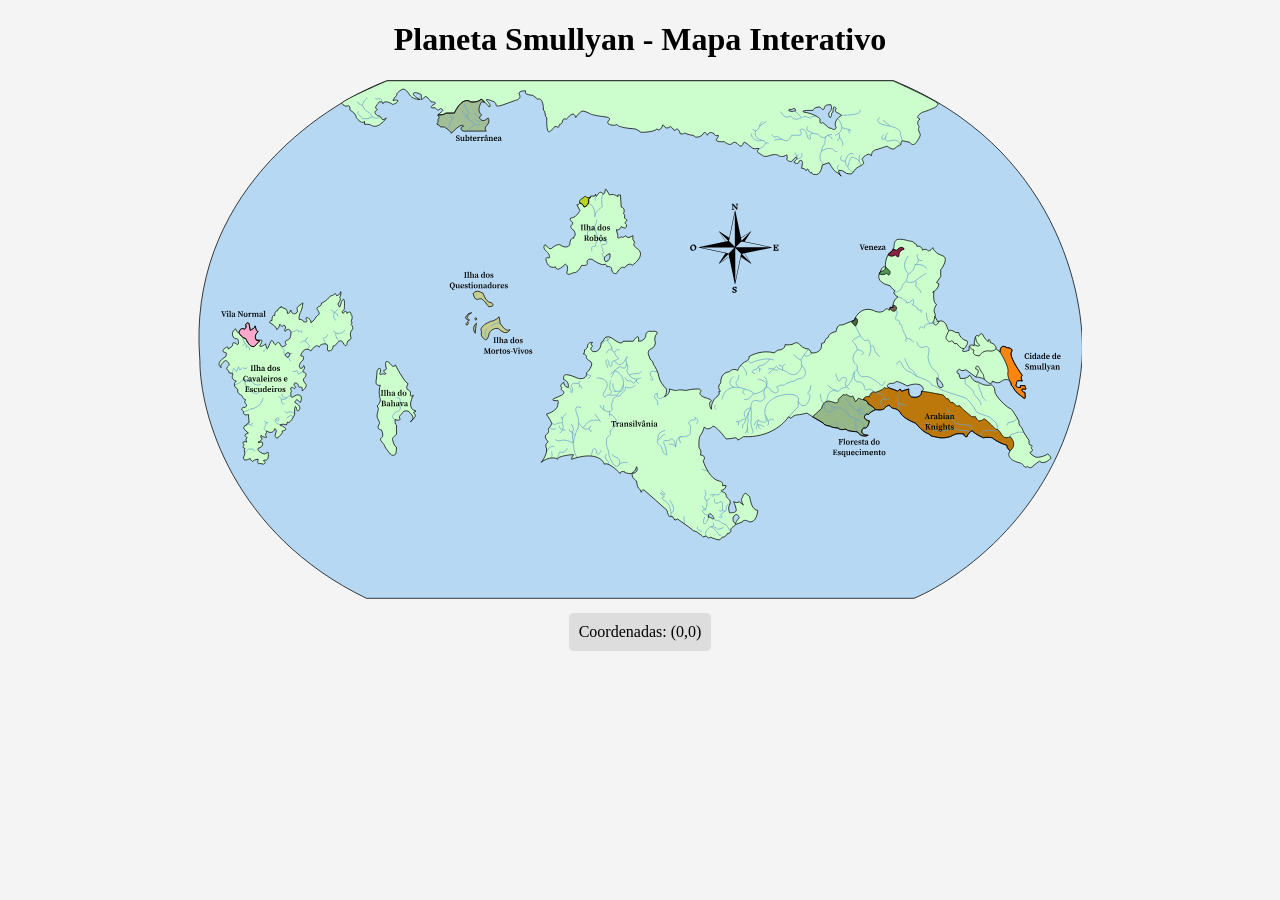
<file: views/index.html>
<!DOCTYPE html>
<html lang="pt">
<head>
    <meta charset="UTF-8">
    <meta name="viewport" content="width=device-width, initial-scale=1.0">
    <title>Mapa Interativo - Planeta Smullyan</title>
    <link rel="stylesheet" href="../styles/index.css">
</head>
<body>
    <h1>Planeta Smullyan - Mapa Interativo</h1>
    <div id="map-container">

        <div id="svg-container">
            <svg id="map" width="1177" height="690" viewBox="0 0 1177 690" fill="none" xmlns="http://www.w3.org/2000/svg">
                <path id="oceano" d="M2.5 373C-15.5 156.2 161 34.6667 251.5 1H925.5C1139.9 88.2 1181.83 285.333 1176 373C1161.2 557 1020.83 660.667 952.5 689.5H224C46 603.5 2.16667 442.667 2.5 373Z" fill="#B6D8F3" stroke="black"/>
                <path id="ilha-do-bahava" d="M250.5 384C250 382 248.5 375.5 250.5 374.5C252.1 373.7 255.5 377.167 257 379C258.167 380.5 260.9 382.6 262.5 379C266.667 387 275.9 403.2 279.5 404C278.5 405.667 276.8 409.4 278 411C279.5 413 283.5 412 282.5 419.5C282.667 420.333 283.7 421.5 286.5 419.5C283 425.333 278.8 437.7 290 440.5L286.5 442.5C288 443.333 290.4 445.8 288 449C286.949 450.401 285.924 451.534 285.033 452.406C284.358 453.369 283.402 454.073 282.5 454.5C282.968 454.219 283.89 453.527 285.033 452.406C286.728 449.989 286.651 445.935 279.5 440.5C277.667 440 273.6 439.7 272 442.5C270 446 266 447 269 451.5C268 452.333 265.3 453.5 262.5 451.5C262 453.667 261.6 458.2 264 459V471.5C261.667 473.167 257.4 477 259 479C259.5 481.667 261.2 487.3 264 488.5C264 491.333 263.7 497.2 262.5 498C261 499 258.5 501 254.5 496C250.5 491 248.5 488 248 486C247.5 484 240 478.5 244 476C247.2 474 245.333 468.167 244 465.5C241.667 465.333 237.7 463.8 240.5 459C244 453 236.5 452.5 238.5 444C240.5 435.5 240.5 439 238.5 433.5C240 432 242.9 428.3 242.5 425.5C242 422 239.5 415 242.5 406C240.167 406.667 235.8 406.3 237 399.5C238.5 391 237 386 240.5 384C243.3 382.4 243 386.333 242.5 388.5C241.667 390 240.8 392.7 244 391.5C247.2 390.3 248 391 248 391.5C249.333 391.5 251.2 390.9 248 388.5C244 385.5 251.053 386.5 250.5 384Z" fill="#CCFECD"/>
            <path id="transilvania" d="M456.5 508.5C459.5 505 465.1 496.3 463.5 489.5C462.5 487.833 461.6 483.9 466 481.5C463.667 479 459.9 473.5 463.5 471.5C467.1 469.5 466.667 465.667 466 464C467.5 462.333 470.5 458.6 470.5 457C470.5 455.4 465.833 448 463.5 444.5C468 443.333 477.3 439.4 478.5 433C479.7 426.6 479 426 478.5 426.5C474.333 426.667 467.9 426.2 475.5 423C485 419 487.5 417.5 486.5 415C485.5 412.5 481.5 413 484 409C482.5 408.333 480.9 406 486.5 402C486.667 404.333 488.1 409 492.5 409C493.167 406.333 492.9 400.5 486.5 398.5C486 396.333 486 392 490 392C494 392 501.333 395 504.5 396.5C508 397.667 515.4 398.4 517 392V389.5C520.833 385.667 527.1 377.2 521.5 374C515.9 370.8 516.167 368.667 517 368C516.333 366.5 514.5 363.7 512.5 364.5C513.5 363.5 515.2 361 514 359C515.5 358.833 518.5 357.2 518.5 352C519.167 350.833 521.4 348.6 525 349C523.5 350 521.4 352.4 525 354C523.167 355.167 520.6 358.2 525 361C528.5 362.167 535.7 361.4 536.5 349L539 347.5C539.833 343.667 543.8 337.8 553 345C562.2 352.2 565.167 349.667 565.5 347.5H579C581.833 343 587.2 336.7 586 347.5C588 347.833 592.7 347.1 595.5 341.5C595.333 338.5 596.6 332.9 603 334.5C607.333 333.833 614.5 334 608.5 340C607.833 342 606.9 346.6 608.5 349C608.333 351.333 607 356.3 603 357.5C599 358.7 598.667 362.667 599 364.5L601.5 371.5L604.5 374L606 378.5C608 381.333 612.2 388.5 613 394.5C613.8 400.5 620 408 623 411C623.333 413.333 623.4 418.5 621 420.5C618 423 629 418.5 627 411C628.5 411.5 632.2 412.6 635 413C638.5 413.5 637 411 649 413C651.667 412.333 658.4 411 664 411C669.6 411 669.333 413.667 668.5 415C667.167 416.5 666.8 420.2 676 423C685.2 425.8 683.5 427.5 681.5 428C680.5 429.167 679.4 432.8 683 438C682.667 434 683.9 424.9 691.5 420.5C692.5 419.333 694.2 416.6 693 415C691.5 413 697.5 417 693 411C692.5 409.167 692.3 405 695.5 403C695 398.5 696.6 389.2 707 388C708.667 386.167 713.2 383.3 718 386.5C718.833 383.667 722.3 377.2 729.5 374C731 373.167 733.8 370.8 733 368C738.167 364.667 752.1 359 766.5 363L771 359.5C774.5 359.333 781.4 357.6 781 352C783.667 352.5 789.8 352.9 793 350.5C796.2 348.1 799.333 350.5 800.5 352C802.167 353.833 806.4 357.5 810 357.5C813.6 357.5 815.167 361.167 815.5 363C820.667 363.667 830.7 362.1 829.5 350.5L833.5 349C834 346.833 835.5 342.6 837.5 343C840 343.5 835.5 337.5 849 334.5C849.333 331 851.4 324.4 857 326C860.5 324.5 868.6 321.1 873 319.5C873.358 318.478 873.857 317.332 874.5 316.145C878.05 309.586 885.969 301.759 898.5 306.5C901.833 308.5 909.7 311 914.5 305C915.833 304.333 918.7 303.7 919.5 306.5L920.5 302.5H924.5C924.414 301.726 924.406 300.686 924.544 299.5C924.94 296.088 926.548 291.468 931 288.5C928 286.833 923.1 282.9 927.5 280.5C926.167 279.833 922.9 277.5 920.5 273.5C913.77 272.304 902.613 267.619 906.171 258C906.578 256.899 907.178 255.733 908 254.5C908.239 253.385 908.821 251.782 909.8 250.5C910.869 249.1 912.412 248.082 914.5 248.5C914.225 245.058 914.677 237.885 918 232.563C918.699 231.443 919.526 230.404 920.5 229.5C921.485 229.131 923.362 227.778 924.759 225C925.253 224.018 925.687 222.858 926 221.5C925.833 218.667 926.6 212.8 931 212C935.4 211.2 942.167 213 945 214C947.333 214.167 952.1 214.9 952.5 216.5C953 218.5 955.5 216 956.5 221.5C958.333 220.667 962.4 220.5 964 226.5C965.333 225.5 968.5 224.1 970.5 226.5C972.5 228.9 976 225.167 977.5 223C978.167 225.5 981.6 231.1 990 233.5C998.4 235.9 992.167 247.167 988 252.5V261.5L982.5 269.5L985.5 271C985.5 273 984.4 277.7 980 280.5C975.6 283.3 977.5 282.333 979 281.5C978.333 286.667 978.1 297.3 982.5 298.5C980.833 300.833 978 306.4 980 310C982 313.6 980.833 314.167 980 314L984 321.5C984.551 321.209 985.235 320.94 986 320.757C989.173 320.001 993.744 320.732 996 327.5C997.477 331.931 998.064 332.89 999 333.043C1000.28 333.253 1002.22 331.954 1008 336H1012C1012.5 339 1015.4 345.4 1023 347C1024 348.167 1024.6 351.9 1019 357.5C1013.4 363.1 1021.33 361.167 1026 359.5C1025.53 357.609 1025.37 354.904 1026.63 353.5C1027.59 352.428 1029.38 352.115 1032.5 353.5C1032.5 352.877 1032.51 352.203 1032.54 351.5C1032.78 345.246 1034.19 336.685 1038.5 341C1039.83 338.333 1043 334.6 1045 341C1047.67 345 1052.7 351.5 1051.5 345.5C1052.33 345 1054 345.1 1054 349.5C1056.67 350 1061.9 352.3 1061.5 357.5L1067 362C1066.83 358 1068.4 351.2 1076 356C1079.33 356.167 1085.2 357.6 1082 362C1078.8 366.4 1090.33 384.5 1096.5 393C1095.5 393.833 1094.1 396.5 1096.5 400.5C1093.33 399.667 1087.4 399.2 1089 404C1087.67 405.833 1086.8 409.4 1094 409V406.5H1100C1100.33 407.667 1101.1 410.2 1101.5 411C1101.9 411.8 1098.33 411.333 1096.5 411C1095.83 412.333 1095.6 415.1 1100 415.5C1100.5 418.833 1101 425.1 1099 423.5C1096.5 421.5 1087.5 415.5 1085.5 411C1083.9 407.4 1082.5 406.5 1082 406.5C1082 405.276 1081.72 403.543 1080.92 402C1079.86 399.971 1077.91 398.273 1074.5 398.5C1067 399 1068 406.5 1056.5 400.5C1056.67 403.333 1054.9 406.9 1046.5 398.5C1046.4 398.5 1046.3 398.42 1046.21 398.275C1044.76 397.215 1040.82 395.372 1034.5 395L1021.5 385.5C1019.67 386.333 1015.6 387.5 1014 385.5C1012 383 1006.5 390.5 1012 390.5L1014 397H1019C1021.33 396.5 1026 395 1026 393C1026 391 1028.33 394.833 1029.5 397C1030.83 398.833 1034.5 402.4 1038.5 402C1041.17 404.063 1048.2 407.651 1055 405.5C1056.83 406.167 1060.4 408.8 1060 414C1059.5 420.5 1079 438 1080.5 437C1081.7 436.2 1088.67 447.667 1092 453.5C1091.83 455.167 1092 458.9 1094 460.5C1096 462.1 1097.5 466.167 1098 468L1105.5 479.5C1105.17 481.667 1105.2 486 1108 486C1110.8 486 1109.17 488.333 1108 489.5C1109.5 490.667 1111.6 493.3 1108 494.5C1104.4 495.7 1110.5 499.667 1114 501.5C1116.17 502.167 1122.5 502.3 1130.5 497.5C1132.83 499.5 1136.6 503.7 1133 504.5C1130.33 507.167 1123.9 511.4 1119.5 507C1117.83 508 1113.7 510.8 1110.5 514C1107.3 517.2 1104.5 515.333 1103.5 514C1102.33 514.833 1099.8 516 1099 514C1098.2 512 1095.33 510.167 1094 509.5C1086.67 508 1073.7 502.6 1080.5 493C1079 492.333 1076 490 1076 486C1071.67 484.667 1061.7 480.8 1056.5 476C1054 475.5 1048.2 474.8 1045 476C1041.33 474.5 1033.1 470.5 1029.5 466.5C1027.33 468 1023 471.7 1023 474.5C1021.67 474.833 1019 474.6 1019 471C1015.83 470.333 1008.5 469.7 1004.5 472.5C1000.5 475.3 993.833 476 991 476C989.667 476.167 985.6 476.1 980 474.5C977.667 474.333 973 473.4 973 471C970.5 470.667 963.3 467.3 954.5 456.5C948.667 454.333 936.4 448.4 934 442C932.667 440.333 929.2 437 926 437C922.8 437 920.333 434 919.5 432.5C918 433 914.6 434.6 913 437C911.4 439.4 904.667 439 901.5 438.5C898.833 439.5 893.1 442.3 891.5 445.5C891 444 889.3 442.4 886.5 448C886.333 449.333 887.4 452.3 893 453.5C892.667 456 891.3 461.4 888.5 463C886.667 462.5 883 462.8 883 468C883 469.5 884.7 472.5 891.5 472.5C888.833 474 882.2 475.2 877 468C872.167 467.667 862.5 466.6 862.5 465C862.5 463 855.5 467.5 851.5 463C848.5 462.833 842.2 462.1 841 460.5C838 460.167 832 458.9 832 456.5L817.5 448L810 443C807 443.833 800.2 445.5 797 445.5C793.8 445.5 790 448.5 788.5 450L785.5 448C779.667 457.5 759.5 476.1 725.5 474.5C723.833 475.667 720 478.2 718 479C717.667 477.667 716.4 475.2 714 476C711.6 476.8 705.333 477.333 702.5 477.5C698.333 471.833 689 460.5 685 460.5C682.833 463 677.5 466.7 673.5 461.5C672.833 464 670.9 469.7 668.5 472.5C666.1 475.3 666.167 485 666.5 489.5C667.833 490.333 670.1 493.4 668.5 499C671.5 499.167 676.4 500.9 672 506.5C674.333 514.333 681.8 530.7 693 533.5C695.167 533.667 699.1 535.1 697.5 539.5H702.5C702.333 541.167 701.1 544.7 697.5 545.5C693.9 546.3 697.333 547.833 699.5 548.5C700.5 548.833 702.5 550.1 702.5 552.5C702.5 554.9 705.5 557.5 707 558.5C707.833 559.833 709 563.1 707 565.5C705 567.9 706.167 573.167 707 575.5C710 575.833 716 575.7 716 572.5C716 569.3 713.667 563.5 712.5 561C714.167 561.833 718 563 720 561L725.5 565.5C724 563 721.6 557.6 724 556C724.667 553.667 726.6 549.2 729 550L734 554.5C734.667 560.5 737.7 572.5 744.5 572.5C744.333 577.667 742 588 734 588C731.167 586.333 725.2 584 724 588L716 591C715 590.5 714.4 588.1 720 582.5C719.333 580.167 717.2 576.2 714 579C710.8 581.8 711.667 586.167 712.5 588C714.333 589 716.9 591.6 712.5 594C708.1 596.4 708.333 598.667 709 599.5C708.833 600.833 707.6 603.5 704 603.5C703.333 605.333 701.1 608.8 697.5 608L694.5 611.5C693.333 611.833 689.1 611.6 681.5 608C681 609.167 679.2 610.5 676 606.5L672 608C671.5 607.167 669.7 605.1 666.5 603.5L663.5 601L659 599.5L652 594L638 584L634.5 585.5L631 580.5H628C627.167 580.833 625.2 579.7 624 572.5L593.5 545.5C592.333 545.167 589.9 545.3 589.5 548.5C589.333 547.167 588.4 544.2 586 543C585.167 541.667 583.5 537.9 583.5 533.5C581.167 532.167 576.7 528.3 577.5 523.5C580.667 523.167 586.3 520.9 583.5 514.5C582.5 518 579 524.7 573 523.5C567 522.3 567.167 521.667 568 521.5C566.167 520.667 562.3 519.9 561.5 523.5C556.667 518.167 545.7 508.2 540.5 511C538.5 504.5 527 494.1 497 504.5C497 503.333 497.5 500.6 499.5 499C502 497 476.5 500.5 478.5 504.5C475.667 502.5 467.3 500.5 456.5 508.5Z" fill="#CCFECD"/>
            <path id="ilha-dos-cavaleiros" d="M69.5 503.5C64.8333 506 56.9 508.2 62.5 497C61.8333 495.167 60.9 491.2 62.5 490C60.8333 489.833 58.3 488.7 61.5 485.5C59.6667 483.5 57.8 479.9 65 481.5C64 480.167 62.6 477.3 65 476.5C68 475.5 56.5 473.5 67 469.5C62.8333 466.667 56.6 460.6 65 459C65 458.167 65.6 456.4 68 456L67 445C64.5 445.833 59.7 446.2 60.5 441C58.3333 439.333 55.7 435.9 62.5 435.5C63.8333 434.833 65.9 432.9 63.5 430.5C61.1 428.1 62.5 426.167 63.5 425.5C62.1667 425 59.4 423.4 59 421C58.5 418 51.5 419 53 411.5C50 409.667 45.4 404.9 51 400.5C48.5 399.833 44 397.4 46 393C48.5 387.5 39.5 392.5 41 387C39.1667 386.167 36.4 383.8 40 381C43.6 378.2 39.5 374.5 37 373C34 374.667 28.6 378.9 31 382.5C27.6667 380.833 24.2 375.6 37 368C37.5 366.167 38.2 362.5 37 362.5C35.5 362.5 30 361.5 35.5 357C39.9 353.4 40.3333 356.167 40 358C42 356.833 46 354.2 46 353C46 351.5 46 347 51 351C56 355 53.5 342 51 344C48.5 346 41 337 50 331C50.8333 333.167 52.9 337.2 54.5 336C55 333.667 56.9 329.4 60.5 331C64.1 332.6 64 327.667 63.5 325C64.6667 323.5 67.2 321.4 68 325C68.8 328.6 69.3333 331.833 69.5 333C71.6667 332 76 329.5 76 327.5C76 325 77 334.5 79.5 334.5C82 334.5 73 338 77.5 346H83C84.6667 345.167 86.8 345.6 82 354C82.6667 354.667 85.2 355 90 351C90.3333 353.667 91.3 358.6 92.5 357C93.7 355.4 95.6667 350.667 96.5 348.5C97 347 98.4 344.9 100 348.5C101.6 352.1 103 352.333 103.5 352C104.667 350 107.4 347 109 351C111 356 113.5 355.5 117.5 352C116.167 350.333 114.6 346.8 119 346C123.4 345.2 123.833 338 123.5 334.5C122.333 332.333 119.2 329.3 116 334.5C115.5 334 114.8 332.6 116 331C117.5 329 115 324 112.5 327.5C112 327.833 110.6 327.8 109 325C108.333 327.167 106.5 331.6 104.5 332C104.833 330.667 103.5 327 95.5 323C95.1667 322 95.3 320 98.5 320C98.3333 317.167 98.8 311.9 102 313.5C102 311 102.8 306.2 106 307C106.167 305.667 107 303 109 303C110.634 303 110.822 302.11 110.654 301.421C110.574 301.265 110.525 301.123 110.5 301C110.561 301.122 110.617 301.267 110.654 301.421C111.117 302.324 112.588 303.659 116 304C117 304.5 119 306.5 119 310.5C119.667 311 121.5 310.8 123.5 306C123.833 308.333 125.6 312.5 130 310.5C135.5 308 129 304.5 133.5 301C137.1 298.2 139 296.833 139.5 296.5C139.167 299.833 138 307.1 136 309.5C135.333 311 134.1 314.9 134.5 318.5C136.167 318.333 139.7 318.7 140.5 321.5C142.833 322.167 146.8 322.5 144 318.5C143.5 317 143.4 314.6 147 317C150.6 319.4 150.5 322 150 323C151.333 322.167 154.4 319.8 156 317C157.6 314.2 159.333 312.833 160 312.5C161.167 312.167 162.5 310.2 158.5 305C158 304.167 158 302.2 162 301C162.833 300.5 164.5 298.9 164.5 296.5C166 296.333 170.5 294.2 176.5 287C177.667 287.167 180.3 286.9 181.5 284.5C182 284 183.3 283.8 184.5 287C186.167 286.5 189.5 284.9 189.5 282.5C189.5 279.5 191.5 283.5 188.5 289.5C189.5 290 190.4 292.4 186 298C186.5 299.333 187.7 302 188.5 302C189.5 302 190 294.5 193 292C195.4 290 195 299.833 194.5 305L191.5 308.5L193 310.5C194.333 308.333 197.2 305.3 198 310.5C199.833 308.833 203.5 306.8 203.5 312C204.667 312.667 206.3 315.5 203.5 321.5C204.5 321.833 205.9 323 203.5 325C205 326.333 207.3 329.8 204.5 333C201.7 336.2 202.667 340.667 203.5 342.5C203.667 343.333 203.4 345.2 201 346C198.6 346.8 198 350.333 198 352C197.5 353.5 195.8 355.1 193 349.5C190.2 343.9 185.5 348.833 183.5 352C183.333 352.5 182.3 353.6 179.5 354C179.667 356 178.9 360.1 174.5 360.5C169 361 176 351 169 351C163.4 351 161.333 354 161 355.5C160.167 353.167 156.8 350.9 150 360.5C147.833 358.333 142.5 355.7 138.5 362.5C133.5 371 140.5 365 140.5 369C140.5 372.2 138.5 374 137.5 374.5C135.833 376.333 133.2 380.7 136 383.5C137.167 383.833 139.7 383.6 140.5 380C141.5 380.667 142.9 382.7 140.5 385.5C138.1 388.3 140.5 389 142 389C143.5 390 145.3 393.1 140.5 397.5C140 398.5 139.9 401.3 143.5 404.5C144.333 405.833 144.5 409.5 138.5 413.5C138.833 411.333 138.8 407.3 136 408.5C132.5 410 134.5 403 130 403C125.5 403 129 408.5 130 408.5C130.8 408.5 129.333 409.833 128.5 410.5C126.333 409.167 122.3 407.5 123.5 411.5C125 416.5 123.5 414 123.5 416.5C123.5 419 123 424.5 127.5 421C132 417.5 137.5 418.5 137.5 423C137.5 426.6 136.5 428.5 136 429C134.667 427.5 131.8 424.7 131 425.5C130 426.5 127 428.5 131 430.5C135 432.5 137 436.5 134 439.5C131 442.5 131.5 435.5 130 434.5C128.5 433.5 128.5 437 128.5 445C126.333 449.667 121.4 458.2 119 455L117.5 459C116.167 458.167 112.6 457 109 459C112.833 460.5 119.5 464 115.5 466C114.667 466.333 112.8 467 112 467C111 467 115.5 469 105 476.5C103.667 476 101.4 474.2 103 471C105 467 104 464 102 464C101.333 466.833 98.3 471.4 91.5 467C90.8333 467.167 89.9 467.7 91.5 468.5C90.3333 469.833 88.7 473 91.5 475C90 475.5 86.4 475.7 84 472.5C83.5 473.833 83 476.5 85 476.5C85.1667 477.667 84.4 480.3 80 481.5C79.5 482 79.8 482.7 85 481.5C86.5 483.333 87.6 487.6 80 490C79.1667 491.333 79.6 494.7 88 497.5C89.1667 497.333 91.7 496.6 92.5 495C93.5 493 95.5 507.5 89 505.5L87 506.5C88.8333 507.333 91.4 509.4 87 511L82 510C80.6667 511 78.4 511.3 80 504.5C79 504.5 74.5 505 72.5 507.5C71.5 506.833 69.5 505.1 69.5 503.5Z" fill="#CDFFCC"/>
                <path id="floresta-do-esquecimento" d="M891.5 445.5C893.1 442.3 898.833 439.5 901.5 438.5C898.7 434.9 893.667 432 891.5 431C891.5 427.4 887.167 425.5 885 425C883.8 425.8 880.5 424 879 423L874.5 428C873.333 424.667 870.8 418.5 870 420.5C869.2 422.5 864.667 419.667 862.5 418C860.9 420.4 859.5 419 859 418L851.5 425C852.333 427.5 851.8 431.6 843 428C834.2 424.4 830.333 432.5 829.5 437L817.5 448L832 456.5C832 458.9 838 460.167 841 460.5C842.2 462.1 848.5 462.833 851.5 463C855.5 467.5 862.5 463 862.5 465C862.5 466.6 872.167 467.667 877 468C882.2 475.2 888.833 474 891.5 472.5C884.7 472.5 883 469.5 883 468C883 462.8 886.667 462.5 888.5 463C891.3 461.4 892.667 456 893 453.5C887.4 452.3 886.333 449.333 886.5 448C889.3 442.4 891 444 891.5 445.5Z" fill="#96B788"/>
            <path id="subterranea" d="M319 52.5C321.8 51.3 320.167 48 319 46.5C322.167 46.5 328.7 46 329.5 44H341C344.333 36.3333 353.3 22.6 362.5 29C365.833 29.5 373.3 29.5 376.5 25.5C378.333 26.5 381.7 28.7 380.5 29.5C376.5 27.5 375.5 31.5 374 37C372.8 41.4 375.167 44.5 376.5 45.5C377 45.8333 377.5 46.9 375.5 48.5C373 50.5 376.5 53.5 379 54C381 54.4 384.5 51.8333 386 50.5C387 52.1667 388.1 56.4 384.5 60C380.9 63.6 382.333 66.8333 383.5 68H356.5C354.667 68.3333 350.8 68.3 350 65.5C349.2 62.7 352 61.6667 353.5 61.5C349.5 55.5 336.5 73 336.5 70.5C336.5 68.5 330.5 64.3333 327.5 62.5H322.5C322.5 60.9 319.5 59.5 318 59C318 58.3333 318.2 56.9 319 56.5C319.8 56.1 319.333 53.6667 319 52.5Z" fill="#A2BE96"/>
            <path id="cidade-smullyan" d="M1076 356C1068.4 351.2 1066.83 358 1067 362C1071 368.333 1078.7 382.4 1077.5 388C1076.3 393.6 1079.28 399.667 1080.92 402C1081.72 403.543 1082 405.276 1082 406.5C1082.5 406.5 1083.9 407.4 1085.5 411C1087.5 415.5 1096.5 421.5 1099 423.5C1101 425.1 1100.5 418.833 1100 415.5C1095.6 415.1 1095.83 412.333 1096.5 411C1098.33 411.333 1101.9 411.8 1101.5 411C1101.1 410.2 1100.33 407.667 1100 406.5H1094V409C1086.8 409.4 1087.67 405.833 1089 404C1087.4 399.2 1093.33 399.667 1096.5 400.5C1094.1 396.5 1095.5 393.833 1096.5 393C1090.33 384.5 1078.8 366.4 1082 362C1085.2 357.6 1079.33 356.167 1076 356Z" fill="#FA8511"/>
            <path id="arabian-knights" d="M1076 486C1076 490 1079 492.333 1080.5 493C1084 490.667 1088.9 483.7 1080.5 474.5C1077.83 476 1071.7 477.4 1068.5 471C1065.3 464.6 1062.5 464.333 1061.5 465C1056.33 459.5 1045.8 449 1045 451C1044.2 453 1040.33 453.5 1038.5 453.5C1037.17 452.5 1034.5 450 1034.5 448H1029.5C1024.33 443.833 1014 435.2 1014 434C1014 432.8 1011 433.5 1009.5 434L1004.5 429H1001L998 424H995C994.333 422.333 992.3 418.9 989.5 418.5C986.7 418.1 977.333 416.333 973 415.5L962.5 414C962.5 422 954.5 422.333 950.5 421.5C945.7 421.5 945.167 414.5 945.5 411L936 414L934 411L931 414L918 409C916.8 411 914.167 409.833 913 409C913 411 905.333 414.167 901.5 415.5C896.3 413.1 893.667 418.5 893 421.5C887.4 419.9 885.333 423.5 885 425.5C889.4 425.5 891.167 429.167 891.5 431C895.5 432.6 899.833 436.667 901.5 438.5C904.667 439 911.4 439.4 913 437C914.6 434.6 918 433 919.5 432.5C920.333 434 922.8 437 926 437C929.2 437 932.667 440.333 934 442C936.4 448.4 948.667 454.333 954.5 456.5C963.3 467.3 970.5 470.667 973 471C973 473.4 977.667 474.333 980 474.5C985.6 476.1 989.667 476.167 991 476C993.833 476 1000.5 475.3 1004.5 472.5C1008.5 469.7 1015.83 470.333 1019 471C1019 474.6 1021.67 474.833 1023 474.5C1023 471.7 1027.33 468 1029.5 466.5C1033.1 470.5 1041.33 474.5 1045 476C1048.2 474.8 1054 475.5 1056.5 476C1061.7 480.8 1071.67 484.667 1076 486Z" fill="#BD780B"/>
            <path d="M874.5 327.5L869 321.5L873 319.5C873.358 318.478 873.857 317.332 874.5 316.145C879.7 318.66 876.667 324.763 874.5 327.5Z" fill="#4B693C"/>
            <path d="M924.5 302.5H920.5C920.5 304.9 922.5 306.5 923.5 307C924.667 307.833 927.4 308.6 929 305C930.6 301.4 926.696 299.833 924.544 299.5C924.406 300.686 924.414 301.726 924.5 302.5Z" fill="#7A5F56"/>
                <path d="M908 254.5C907.178 255.733 906.578 256.899 906.171 258C907.947 258.667 912.1 259.6 914.5 258C916.9 256.4 917.833 258.333 918 259.5C919.167 259.5 921.3 258.5 920.5 254.5L914.5 248.5C914.667 250.5 913.6 254.5 908 254.5Z" fill="#529957"/>
                <path d="M920.5 229.5C919.526 230.404 918.699 231.443 918 232.563C919.5 233.917 923.5 235.813 927.5 232.563C929.167 234.584 932.5 237.413 932.5 232.563C932.5 227.713 937.167 225.5 939.5 225C938.333 222.882 934.7 220.217 929.5 226.5L924.759 225C923.362 227.778 921.485 229.131 920.5 229.5Z" fill="#8C2342"/>
                <path id="ilha-dos-mortos-vivos" d="M377.5 335C375.1 339.4 379.167 343.5 381.5 345C383.9 347.208 385.833 342.92 386.5 340.5C387.7 331.3 395.667 330 399.5 330.5C408.3 339.7 413.5 335.333 415 332C410.6 335.6 404.5 327.833 402 323.5L400.5 315C396.9 319.4 391.667 320.833 389.5 321C374.7 327.4 375.333 333 377.5 335Z" fill="#C5CE8F"/>
                <path id="ilha-dos-questionadores" d="M371.5 281C369.1 281 366.833 283 366 284C368.5 295.5 372.5 291 376 291C378.8 291 384.167 298 386.5 301.5C395.3 301.5 392.5 297.833 390 296C384.4 296.4 380.667 288.167 379.5 284C377.833 283 373.9 281 371.5 281Z" fill="#C5CE8F"/>
                <path d="M517.5 156.5H522L519.5 158.5C521.5 166.5 513 170.5 513 168C513 166 509.667 164.167 508 163.5C506 160.3 510.5 157.5 513 156.5C515 153.3 516.833 155.167 517.5 156.5Z" fill="#BBD523"/>
                <path id="ilha-dos-robots" d="M461.5 219L466 223C466.8 224.6 469.333 224.333 470.5 224C474.836 219.6 479.306 218.833 481 219C489.4 224.6 493.5 221.333 494.5 219C494.9 210.6 498.333 209.833 500 210.5V208.5C503.2 206.9 501.333 202.167 500 200C496 198 495.667 195.167 496 194C499.2 191.2 498.667 189.5 498 189C494 186.2 495 184.167 496 183.5C502 183.5 506.5 176.833 508 173.5L504 166C506 166.4 507.5 164.5 508 163.5C509.667 164.167 513 166 513 168C513 170.5 521.5 166.5 519.5 158.5L522 156.5V154.5H527.5L529 152C528.833 154 529.2 156.8 532 152C534.8 147.2 538.167 150 539.5 152C540.167 151.5 541.5 149.9 541.5 147.5C541.5 145.1 542.5 145.167 543 145.5L547.5 153C552.3 151 556.833 153.833 558.5 155.5V153H562L563 169C568.2 170.6 567.167 175.333 566 177.5C568.4 179.5 567.667 182.333 567 183.5C571 185.5 570.667 187 570 187.5C566.8 189.5 568.667 191.667 570 192.5C570.8 198.9 565.667 196.833 563 195C561 199.8 557.833 199.667 556.5 199L558.5 207C557.3 212.2 561 210.167 563 208.5C564.2 210.5 567.5 208.333 569 207C570.6 211.4 576 208.833 578.5 207V212L581 216C577.8 219.2 581.667 222.667 584 224C594.8 231.6 584.167 242.167 577.5 246.5C574.7 242.5 569.333 247.167 567 250C564.2 246.4 558.833 253.5 556.5 257.5C554.667 257.833 550.9 257.3 550.5 252.5C550.1 247.7 546 247.833 544 248.5C544 246.1 542.333 245.167 541.5 245C538.7 247.8 528.667 241.833 524 238.5C518.8 237.3 517.5 240.667 517.5 242.5C519.5 246.9 513.667 247 510.5 246.5C505.3 256.1 501.333 256.833 500 256C496.167 258.167 489 260.9 491 254.5C493 248.1 490.167 245.5 488.5 245C486.833 246.667 482.8 250.3 480 251.5C477.2 252.7 475.833 250 475.5 248.5C472.5 250 466 249.5 463.5 241.5C461.5 235.1 465 235.833 467 237C467.833 235.667 468.3 232 463.5 228C458.7 224 460.167 220.333 461.5 219Z" fill="#CCFECD"/>
                <path d="M199 34.5C195.8 35.7 192.667 33 191.5 31.5V30.5C195.1 26.1 233 9 251.5 1H924.5C944.833 10.1667 985.3 29.2 984.5 32C983.7 34.8 980.167 36.8333 978.5 37.5C974 39.3333 964.7 43 963.5 43C954.3 48.6 957.667 51.3333 960.5 52C956.5 53.5 957 60 958.5 60.5C960 61 959 63 958.5 64.5C958 66 959.5 69.5 960.5 71.5C961.5 73.5 960 76.5 955.5 83C951.9 88.2 948.333 85.1667 947 83C944.333 82.3333 938.6 81 937 81C935.4 81 935 84.3333 935 86C933.167 86.6667 929 88.6 927 91C925 93.4 919.167 90 916.5 88C913.167 89.1667 905.4 91.8 901 93C896.6 94.2 895.833 98.5 896 100.5L892 98.5C884.8 101.7 883.333 104.5 883.5 105.5C884.167 107 885.5 110.2 885.5 111C885.5 112 880 115 877 116.5C874 118 872 122.5 870.5 124C869 125.5 863.5 125.5 860 122.5C856.5 119.5 854.5 120.5 852.5 120.5C850.9 120.5 853.833 125.5 855.5 128C854.5 126.667 851.8 123.7 849 122.5C846.2 121.3 841.5 113.667 839.5 110L830.5 113C828.5 125.4 823.333 126.5 821 125.5C817.8 126.7 816.333 124 816 122.5C815.333 123.333 813.7 124.1 812.5 120.5C811.3 116.9 809.667 119 809 120.5C808.2 118.1 804.667 117.5 803 117.5L804 111C804.333 109.667 804.3 107 801.5 107C798 107 800.5 112 796 111C792.4 110.2 792.5 109 793 108.5C797.8 106.1 797 103.5 796 102.5C795.333 102.667 793.4 103.8 791 107C788.6 110.2 784.667 107.333 783 105.5C784.6 103.5 783.667 100.667 783 99.5C778.2 103.1 773.667 101.667 772 100.5C771 99.5 767.3 98.1 760.5 100.5C752 103.5 751.5 100 746.5 97.5C742.5 95.5 744.833 92.6667 746.5 91.5C746.167 91.1667 744.7 90.7 741.5 91.5C737.5 92.5 730.5 84 727.5 83C724.5 82 725.5 87.5 722.5 88C719.5 88.5 718 84 715 83C712 82 712 84 709 85.5C706.6 86.7 702 83.6667 700 82C695.5 82.3333 687.2 82.1 690 78.5C692.8 74.9 692.5 73.6667 692 73.5C688.4 75.1 686.833 72.8333 686.5 71.5C681.3 67.9 678.333 71.3333 677.5 73.5C676.5 71.1667 674 67.5 672 71.5C670 75.5 664.5 76.1667 662 76L658.5 73.5C654.1 73.5 649.333 71.5 647.5 70.5C645.5 72.1 642.667 71.8333 641.5 71.5C640.7 67.1 638.167 65.3333 637 65C635.833 66.1667 633.4 68.1 633 66.5C632.6 64.9 629.833 62.8333 628.5 62C624.9 64.4 622.667 64 622 63.5C620.4 60.3 618.667 59.8333 618 60C617.6 64.4 614.167 66.1667 612.5 66.5L610.5 65C606.9 69 594.667 69.6667 589 69.5C585.8 66.7 582.333 65.3333 581 65C562.2 63.8 557.167 60.5 557 59C555 60.6 552.167 60.3333 551 60C548 59.6667 542.8 58.1 546 54.5C549.951 50.0552 545.609 49.5129 537.793 48.5366L537.5 48.5C531.1 47.7 524.833 46.1667 522.5 45.5C521.167 44.6667 517.5 42.7 513.5 41.5C509.5 40.3 504.5 46.6667 502.5 50C501.3 45.6 499.333 45.1667 498.5 45.5C496.1 45.1 491.833 50 490 52.5C488.667 51.5 485.8 50.5 485 54.5C484.2 58.5 482 59.1667 481 59C480.833 59.3333 480.4 60.4 480 62C479.6 63.6 477.833 62.6667 477 62H474.5C474 62.8333 472 65.3 468 68.5C464 71.7 463.667 57.8333 464 50.5L462.5 48.5L461 41.5L459.5 40C459.5 25.6 454.5 24.3333 452 25.5L445.5 20.5C442.667 20.1667 436.8 19.2 436 18C435.2 16.8 435.667 15.1667 436 14.5C428.4 14.1 426.833 16.6667 427 18C430.6 24 425.5 26.5 422.5 27L404.5 33.5C401.667 34.3333 396.1 35.5 396.5 33.5C396.9 31.5 395 29.6667 394 29C389 26.8333 380.2 23.7 385 28.5C389.8 33.3 388.667 35.5 387.5 36C386.5 34.5 383.7 31.1 380.5 29.5C381.7 28.7 378.333 26.5 376.5 25.5C373.3 29.5 365.833 29.5 362.5 29C353.3 22.6 344.333 36.3333 341 44H329.5C328.7 46 322.167 46.5 319 46.5C320.167 45.5 323 43.1 325 41.5C327 39.9 324.167 38.5 322.5 38C321.667 38.6667 319.8 40 319 40C318.2 40 316.333 38 315.5 37H311C310 36.5 309.2 34.9 314 32.5C318.8 30.1 313.333 29.1667 310 29C307.833 25.8333 303.1 20.1 301.5 22.5C299.9 24.9 297.833 25.8333 297 26V19.5C293.833 17.8333 287.3 15.2 286.5 18C285.7 20.8 292.167 24.5 295.5 26C287.9 26 283.333 22.3333 282 20.5C280 17 275.1 10.5 271.5 12.5C267.9 14.5 265.333 17 264.5 18C264.833 18.5 264.9 20.1 262.5 22.5C260.1 24.9 259.5 26.8333 259.5 27.5C261.1 26.3 264.167 26.6667 265.5 27C266.7 29.8 261.667 31.8333 259 32.5C253 28.5 250.5 28.8333 250 29.5C248.4 27.9 246.667 30.1667 246 31.5C246.4 29.1 242.833 28.8333 241 29C240.5 29.8333 239 32.1 237 34.5C235 36.9 237.167 38.5 238.5 39C238.5 39.3333 238 40.3 236 41.5C234 42.7 236.833 46 238.5 47.5C241.7 47.5 243.167 49.1667 243.5 50C244.3 54.4 248.5 52.1667 250.5 50.5C239.5 65.5 232 61.5 230 60C228.4 58.8 223.667 58.8333 221.5 59V55C218.7 59 213 53.3333 210.5 50C210.5 45.6 204.833 41.5 202 40C202.333 37.6667 202.2 33.3 199 34.5Z" fill="#CCFECD"/>
                <path id="vila-normal" d="M60.5 331C56.9 329.4 55 333.667 54.5 336C55.5 338.333 58.7 343.2 63.5 344C65.8333 349.833 71.9 359.6 77.5 352L82 347L77.5 346C73 338 82 334.5 79.5 334.5C77 334.5 76 325 76 327.5C76 329.5 71.6667 332 69.5 333C69.3333 331.833 68.8 328.6 68 325C67.2 321.4 64.6667 323.5 63.5 325C64 327.667 64.1 332.6 60.5 331Z" fill="#FDA9CB"/>
                <path id="rios" d="M60.5 442L68.5 438C73.6667 437.667 84.5 434.2 86.5 423M118 423C118.8 420.6 121 420.333 122 420.5H123.5M118 423C117.2 425.4 113 425 111 424.5M118 423C115.5 423 110.8 421.9 112 417.5M111 424.5L107.5 420.5M111 424.5V428.5L113.5 431.5L115 430M115 440L118 443C119.667 441.667 124.5 440.3 128.5 443.5M88 453L90.5 456M90.5 456C90.1667 458 89.2 462.2 88 463C86.8 463.8 89.1667 466 91 467M90.5 456H93.5M62 496L67 491H73L76 494M65.5 457.5L70.5 458.5M70.5 458.5L73 456M70.5 458.5L73 461M126 388C127.5 388 130.6 387.7 131 386.5L134 391.5C135.5 390.333 138.7 388 139.5 388M48.5 405.5C51 405 56.7 403 59.5 399H62.5M65.5 399L68.5 396M65.5 399C66.3333 399.667 68.5 400.8 70.5 400C72.5 403 77.9 408.1 83.5 404.5M65.5 399H62.5M62.5 399V404.5L68.5 412.5C70 413.167 73 414.8 73 416C73 417.5 76.5 415.5 78 417.5L81.5 415M46 390.5C46.1667 387.167 46.9 382 48.5 384C50.1 386 50.8333 387.5 51 388L54 381.5C54 382.5 54.2 384.7 55 385.5C55.8 386.3 58.3333 383.833 59.5 382.5C60.5 383.5 63.1 384.9 65.5 382.5M60.5 343C59.6667 342.5 59 343.1 61 347.5C61.4289 348.443 61.942 349.343 62.5 350.184M68.5 359.5V356.5C67.5439 355.831 65.8749 354.416 64.2479 352.5M64.2479 352.5V356.5M64.2479 352.5C63.6468 351.792 63.0515 351.016 62.5 350.184M62.5 350.184L59.5 353.5M92 357C89.8333 357.833 86 360.4 88 362M109.5 459C106.167 457.667 99.5 453.8 103.5 451M103.5 451C107.5 448.2 107.833 449.833 107.5 451C107.333 453.167 106.3 456.2 103.5 451ZM118 449.5L123.5 446L126.5 448.5M111 355L115 359.5C114 360.833 113.6 363.9 116 365.5M120 369L123.5 374M122.5 364L125.5 363.5M145.5 358L148.5 353.5L143 347.5M143 347.5C141.667 346.79 138.5 346.332 136.5 350.184M143 347.5C143.167 346 144 342.9 146 342.5M123.5 335.5C125.5 335.167 129.8 334.1 131 332.5C132.2 330.9 133.5 333.833 134 335.5C135.5 333.833 138.4 331.7 138 336.5M169.5 351C169.333 350.105 168.6 347.1 167 345.5C165.4 343.9 168 342.833 169.5 342.5C170.5 342.167 172.5 340.9 172.5 338.5M188 347.5C186 346 182.3 341.7 183.5 336.5M183.5 336.5L180 334M183.5 336.5C186.5 337.5 193 338.1 195 332.5M176.5 305L181 309M181 309C181.667 309 183.6 308.2 186 305M181 309C183 309.833 186.8 312.1 186 314.5M181 309C180.333 312 179.9 318.3 183.5 319.5M262.5 453L259.5 449.5C258.333 449 257.6 446.6 264 441C266 441.167 269.8 440.2 269 435C268 428.5 269 429 269 425.5C269 422.7 265.667 422.333 264 422.5M384.5 344.5C382.333 341.5 380.1 335.8 384.5 331M402.5 324.5C399.338 323 395.112 322.4 389.5 328M529.5 154.5C528.5 157.167 527.8 159.7 529 160.5M538.5 151C537.167 155.333 536 162.9 538 168.5C534.333 170.833 527.2 176.8 528 182C528.8 170 523 165.333 520 164.5M530.5 186C530.187 188.611 529.166 192.937 527.169 196M516 212.5C518.8 210.5 518.833 208 518.5 207C517.667 204.833 517.3 200.3 522.5 199.5C524.441 199.201 525.978 197.825 527.169 196M527.169 196L532.5 211M532.5 211C531.333 213 529 217.3 529 218.5C529 220 529.5 222.5 526 221.5C523.2 220.7 523.5 225.5 524 228M532.5 211C533.333 210.167 535.1 210 535.5 216C536.333 214.333 538.3 211.3 539.5 212.5C541 214 543.5 215.5 544 215C544.5 214.5 544.5 219 539.5 219C535.5 219 537.167 222.667 538.5 224.5C538.167 225.833 537.9 228.6 539.5 229C541.1 229.4 539.167 230.5 538 231C538 232.167 538.3 234.7 539.5 235.5C540.7 236.3 540.5 235.5 541 236M548.5 342L545 347M545 347L550.5 355.5M545 347C544.667 345.5 544.7 343.6 543.5 342M545 347C544.167 346.167 542.1 345.2 540.5 348C538.9 350.8 537.833 350.667 536.5 349.5M550.5 355.5L549 359C547.333 358.667 543.9 359.1 543.5 363.5M550.5 355.5C550.333 357.667 550.8 362 554 362M554 362C555.167 360.333 558.1 357.4 560.5 359M554 362C554.5 364 556.2 368.3 559 369.5C561.317 370.493 557.403 372.239 554 373.379M545 383C545 382.167 544.7 380 543.5 378C542 375.5 542.5 371.5 545 372.5C547 373.3 546.833 377.167 546.5 379C547.833 380.5 550.5 382.6 550.5 379C550.5 375.4 551.5 374.167 552 374C552.604 373.828 553.291 373.616 554 373.379M554 373.379C556 377.086 561.5 382.4 567.5 374L569 371M572.5 369.5L570.5 368L569 371M569 371C569.428 372.569 569.874 374.846 569.963 377M554 386.5L561.5 381C562 382 563.9 383.8 567.5 383C569.56 382.542 570.081 379.881 569.963 377M554 386.5C552.833 388 550.2 390.9 549 390.5M554 386.5C553.167 389.5 551 395.5 549 395.5M554 386.5C558.5 388 567.2 393.8 566 405M566 405C566 407.833 565.4 413.6 563 414C560.6 414.4 558.333 417.833 557.5 419.5C556.3 418.767 552 419.195 550 419.5C549.077 419.145 548.246 418.942 547.5 418.858M566 405C564.833 409 561.3 416.4 556.5 414M569.963 377C571.142 378.5 572.9 382.5 570.5 386.5C570.861 387.943 571.797 390.312 573.404 392.5M589.5 395.5C588.586 396.414 586.436 397.719 583.5 397.806M573.404 392.5C574.767 394.356 576.613 396.082 579 397C580.637 397.63 582.151 397.846 583.5 397.806M573.404 392.5C575.102 391.833 579.5 390.5 583.5 390.5C587.5 390.5 589.167 388.833 589.5 388M583.5 397.806C583.5 399.204 582.6 402.3 579 403.5C577 399.5 573.167 399.833 571.5 400.5L567.5 395.5M583.5 397.806C582.833 399.204 582.5 402.3 586.5 403.5M582 406C579.667 408.167 573.8 411.6 569 408C568.833 410 568 414.2 566 415C564 415.8 562.167 418.667 561.5 420C558 420.333 551.2 422.2 552 427C551 428.5 549.3 432.4 550.5 436C551.7 439.6 549 440.833 547.5 441M547.5 441C545.884 441.18 543.165 440.904 540.5 439.424M547.5 441V444.25M534.5 432.5C535.976 436.006 538.218 438.157 540.5 439.424M539.5 432.5C539.5 434.641 539.7 439.024 540.5 439.424M530 396.5C531 395.5 554 397 539.5 416.5C538.833 418 538.4 421.2 542 422C542.411 420.629 544.041 418.469 547.5 418.858M556.5 414C551.7 411.6 551.5 406 552 403.5M556.5 414C555.5 414.5 553.2 415 552 413M549 399.5C548 403.333 546.6 411.4 549 413C551.4 414.6 549 417.572 547.5 418.858M517 391.5L523 393.5L518.5 397.806M611.5 388C609.5 389.5 601 383 601.5 392.5C604.333 396.037 608.3 402.051 601.5 397.806M621.5 420.5C619.5 421.5 621 422 619 422C617 422 616.5 423 616.5 423.5C615.5 424.047 613.1 424.513 611.5 422C609.9 419.487 610.833 417.286 611.5 416.5C608.167 417.5 603.5 421 611.5 427V432.5M547.5 447.5V444.25M547.5 444.25C552.667 446.5 561.2 453.1 554 461.5C552.833 462.667 550.2 465.2 549 466C547.8 466.8 548.5 470 549 471.5C547.167 473 543.5 476.3 543.5 477.5C543.5 478.7 543.5 483.667 543.5 486C544.5 488.833 546.5 495.1 546.5 497.5C546.5 500.5 552.5 514 556.5 514C557.489 514 558.324 513.725 559 513.251M550.5 497.5C552 501.5 559 501.5 560.5 505.5C561.629 508.511 561.058 511.806 559 513.251M559 513.251C560.167 511.167 564.3 507.4 571.5 509M543.5 497.5C542.167 499.167 540.6 503.4 545 507C546 508.167 547.5 509 545 511M523 500.5C524 495.833 525.5 489.2 527.5 490C529.5 490.8 530.333 494.667 530.5 496.5C531.167 498 533.3 499.3 536.5 492.5M492.5 408C494.667 409.714 497.3 411.913 496.5 415C495.5 418.858 500.5 413 497.5 409C495.1 405.8 497.833 404 499.5 403.5H506.5M506.5 403.5L508 400.5M506.5 403.5C506.852 404.133 507.263 405.069 507.47 406M506.5 409C507.656 408.538 507.754 407.274 507.47 406M507.47 406C509.147 407 511.9 409.4 509.5 411M509.5 436C505.833 434.167 499.6 433.25 504 444.25C505.78 448.699 506.42 452.671 506.429 456M505 502C501 500 500.167 490.833 499.5 486C499.162 485.324 499.071 484.279 499.158 483M499.158 483C495.939 481.167 488.2 477.9 483 479.5C477.8 481.1 475.5 478.833 475 477.5M499.158 483C499.343 480.285 500.332 476.518 501.465 473M499.158 483L497.5 468M506.429 456C506.444 460.902 505.092 464.412 504 466C503.263 467.813 502.323 470.335 501.465 473M506.429 456C507.842 458.435 510.154 461.459 512.779 463.204M523 460C522.204 461.421 521.364 462.468 520.5 463.204M520.5 463.204C520.5 465.401 521.2 469.137 524 466.5M520.5 463.204C517.975 465.353 515.24 464.84 512.779 463.204M512.779 463.204C513.5 460 520.5 451 528.5 452.5C532.477 453.246 533.442 452.485 533.243 451.443M527.5 444.25L532 449.5C532.568 450.068 533.122 450.808 533.243 451.443M533.243 451.443L535.5 455M496.5 457.5C498.5 460.5 501.5 466.8 497.5 468M497.5 468L501.465 473M497.5 468C496.167 468.333 493.6 468.1 494 464.5M470.5 457C473 458 475.3 458.7 476.5 457.5C477.7 456.3 482.333 456 484.5 456M484.5 456C485 455.129 485.7 452.998 484.5 451.443M484.5 456C486 459.333 487.4 466.7 481 469.5M484.5 451.443L483 447.5M484.5 451.443C485 449.629 486.8 445.5 490 443.5M481 460C480.281 461.777 480.874 465.466 489 466M467.5 462.5C470.5 464.136 474.9 465.767 476.5 463.204M463.5 494C466.333 489.833 470.4 485.6 474 488M470.5 494C470.5 497.333 472.2 501 469 503M476.5 503.5C478.667 501.333 480.4 498.5 480 496.5C479.6 494.5 483.5 495 485.5 495.5C487.333 495 491 493.2 491 490M663.5 457.5C663 456 667.5 452.5 663 450C659.4 448 660.833 449.167 662 450L660.5 452.5C657.833 451.833 652.6 451.9 653 457.5C654.333 458.303 656.6 460.567 655 463.204C655 465.303 655 469.7 655 470.5C655 471.5 650.5 475 643.5 474.5M643.5 474.5C637.9 474.1 640.5 480 642.5 483M643.5 474.5C641 474 635.9 476 635.5 488M635.5 488C635 484.5 633.3 477.5 630.5 477.5C627 477.5 628.5 480.5 622.5 479.5C617.7 478.7 619.833 484.833 621.5 488L624 498.244C622.667 499.33 619.3 498.8 616.5 488C613.833 485.833 609.1 481.1 611.5 479.5M635.5 488C633.9 484.4 628.833 484.167 626.5 484.5M611.5 479.5C614.5 477.5 617.5 471.5 621.5 471.5M611.5 479.5C611.5 476.167 612.5 469.2 616.5 468L621.5 466M670 517.5L678.5 520.5M616.5 546C618.833 547.833 622.8 551.6 620 552C618.333 550.333 615 547.6 615 550C617 551.333 620.8 554.2 620 555C617.833 555 614.8 555.8 620 559C625.2 562.2 627.167 566.333 627.5 568C628.038 569.884 628.75 573.013 629.044 576M629.044 580.5C629.044 579 629.295 578.563 629.044 576M629.044 576C632.196 575.5 636.3 571.4 627.5 559M647 580.5C645.833 582.833 647 586 647 590.5M664.5 594C664 595.667 664.4 599.3 670 600.5M673.5 545C675 546.333 677.2 550.1 674 554.5C674.167 555.667 674.9 558.4 676.5 560M676.5 560C678.1 561.6 676.167 568.667 675 572M676.5 560C677.5 558.833 679.8 556.6 681 557M675 572L670 566M675 572C672.833 571.167 669.3 570.8 672.5 576C673.333 576.833 674.2 578.2 679 579M681 552C682.28 551.803 684.492 551.559 686.5 551.558M696.5 547.5C694.833 549.667 692 552.8 690 552C689.182 551.673 687.89 551.557 686.5 551.558M686.5 551.558C685.667 552.206 684.3 553.8 685.5 555M687.5 557C686.833 559.333 686.4 563.8 690 563C694.5 562 697.5 559 697.5 562C697.5 564.4 697.833 570 698 572.5M698 572.5C696.833 573.333 694.2 574.4 693 572M698 572.5C698.846 573.038 700.038 573.59 701 573.598M708 563.5C705.333 564.167 701.7 566.1 702.5 570.5C702.931 572.871 702.123 573.606 701 573.598M701 573.598L695 578.5C696.833 580.167 699 583.1 693 581.5M674 581.5C672.833 584.333 671.1 590.1 673.5 590.5C675.9 590.9 678.333 585 679.5 581.5M676 607C674.5 604.167 674.1 599.2 682.5 594M682.5 594C684.167 594.167 687.1 593.4 685.5 589M682.5 594C684.667 593.833 689.5 594.4 691.5 598L699 595.5M682.5 594C686 596.667 693 602.7 693 605.5H696M686 583.5C686.833 584.667 688.6 586 691 586C693.4 586 696.333 588.667 697.5 590C699.5 590.167 703.8 591.4 705 595C706.2 598.6 707.667 599.667 709 600M689.5 438.5C688.167 437.333 686.1 434.5 688.5 432.5M697 425C697.847 419.636 702.208 410.16 713 408.842M719.5 409C717.112 408.633 714.951 408.604 713 408.842M719.5 409C717.5 407.065 714.1 402.655 716.5 400.5C719.5 397.806 719.5 394.5 719.5 392.5M719.5 409C721.755 409.512 724.646 410.249 727.5 411.104M738.5 417.5C740.162 415.561 733.927 413.03 727.5 411.104M738.5 417.5C736.833 420.5 732.1 426.2 726.5 425M738.5 417.5C742.333 417.395 751.1 415.516 755.5 408.842M713 408.842C709.167 407.228 703.6 402.1 712 394.5M727.5 411.104C725.5 412.403 722.7 415.7 727.5 418.5M755.5 408.842C759.9 402.168 750 398.704 744.5 397.806M755.5 408.842C757 405.895 758.6 398.9 753 394.5M755.5 408.842C753.667 410.728 750.9 416 754.5 422C753.5 424.333 750.3 428.6 745.5 427C740.7 425.4 738.833 426.333 738.5 427C737.167 428.167 734.7 431.6 735.5 436M755.5 408.842C757 408.228 760.6 408.5 763 414.5C764.333 414.833 767.3 415.7 768.5 416.5C771 415.562 774.7 412.716 769.5 408.842L774.5 406H780C780.167 405.065 783 402.655 793 400.5C794.833 399.065 799.2 396.355 802 397C803.5 397 814 391.5 803.5 380C801.5 386.833 794.6 398 783 388L777.75 385.933M735.5 436C736.3 440.4 735.833 452.833 735.5 458.5L738.5 468L736.5 470.5M735.5 436C731.333 436.833 723.9 440.4 727.5 448M735.5 436L732.25 443M729 450C726.333 451 720.7 453.3 719.5 454.5M729 450C728.5 452.167 727 456.9 725 458.5L724 463.204M729 450L732.25 443M719.5 454.5H715.5M719.5 454.5L718.5 459.5M732.25 443C731.667 445.833 730.85 452.1 732.25 454.5C731.417 455.333 730 457.9 731 461.5M731 461.5C731 463.833 730.3 468.7 727.5 469.5M731 461.5C730.833 464.167 730.85 469.5 732.25 469.5M740 459.5C741 456.5 743.5 450.9 745.5 452.5M745.5 452.5C748 454.5 754 456.5 755.5 454.5C756.7 452.9 755.333 447.833 754.5 445.5M745.5 452.5C744.833 453.5 743.7 456.1 744.5 458.5M754.5 445.5C752.667 438.167 755.4 422.5 781 418.5C788 417.5 801.3 417.8 798.5 427M754.5 445.5C755.917 447.766 757.847 451.446 758.599 454.5M798.5 427V434.5L788 445.5L787 449M798.5 427C799.667 430 803.2 435.3 808 432.5C812.8 429.7 814 422.667 814 419.5L811 416.5L814 412.5L815.5 406M744.5 458.5C745.3 460.9 747.5 463.5 748.5 464.5M744.5 458.5C746.5 458.5 751 459.1 753 461.5M744.5 458.5C743.5 459.333 741.8 461.7 743 464.5M757.5 459.5C759.06 458.807 759.174 456.836 758.599 454.5M758.599 454.5C759.233 452.5 761.6 449.3 766 452.5M722.5 379C725.833 382.565 731.1 389.155 729.5 393M731 373L735.5 376.5C740.585 374.091 751.237 370.393 760 371.1M766 372.5C764.187 371.712 762.15 371.273 760 371.1M760 371.1C759 373.566 755.3 378.8 748.5 380C746.97 380.27 746.019 380.612 745.5 380.994M749.5 385C748.691 384.702 747.786 384.308 747 383.867M745.5 380.994C745.167 382.663 743.6 385.8 740 385C737.833 386.5 735 389.7 741 390.5M745.5 380.994C744.3 381.876 745.403 382.969 747 383.867M747 383.867V388M803.5 380.994L802 372.5M802 372.5C799 371 793 367.4 793 365M802 372.5L806.086 366M812 358L806.086 366M806.086 366C808.057 367 811.7 369.4 816.5 363M772.5 383.867L769.5 380.994L758.599 390.5M772.5 383.867C772 385.244 770 387.4 766 385C762 382.6 759.399 384 758.599 385M772.5 383.867L777.75 385.933M772.5 379L777.5 380.994M777.5 380.994L781 377.5M777.5 380.994L777.75 385.933M828 417.5C828 421.5 829 429.5 833 429.5C833.167 437.167 836.3 449.2 847.5 436M851 414.5C846.667 412.167 837.7 411.4 836.5 427C837.667 430.833 842.9 438 854.5 436C858.667 438.333 866.7 443.8 865.5 447C868.667 447.833 875 449.9 875 451.5M851 414.5C852.667 412.614 857.2 408.842 862 408.842C865.167 405.728 871.4 398.5 871 394.5C870.767 392.168 872.108 389.837 873.697 388M851 414.5C850.2 412.9 846 411.569 844 411.104L837.5 406M875 451.5C878.667 450.833 884.5 453 886.5 463M875 451.5L875.5 467.5M847.5 454.5C849.667 459.5 851 462.5 853.5 464.5M862 424C865.5 429.5 873.4 440.3 877 439.5M877 439.5C878.167 439.333 880.9 437.7 882.5 432.5M877 439.5C879.667 439.833 885.3 439.3 886.5 434.5M877 439.5L881 445.5C882.167 444.167 884.7 441.8 885.5 443C886.3 444.2 886.833 444.333 888 445.5M877 385V380C872.667 377.333 866.6 369.4 877 359M877 385C876.096 385.626 874.833 386.686 873.697 388M877 385C877.833 389 880.9 396.5 886.5 394.5C892.1 392.5 903.5 401.333 908.5 406C909.333 406.833 911.6 406.9 914 400.5M877 359C876.667 356.5 875.2 351 872 349C868.8 347 872.667 344.5 875 343.5L881 340M877 359C878.333 358.667 881.9 359 885.5 363L882.5 366M881 340L874.5 327M881 340C882.667 343.167 886.8 348.8 890 346C892.646 343.685 894.106 349.868 894.722 355M892.5 367C894.5 363.72 895 359.633 895 358C894.942 357.105 894.85 356.075 894.722 355M894.722 355C896.148 353.167 899.3 351.8 900.5 361L906.5 368M848.5 390.5C848.5 391.5 852 405 854.5 399C856.5 394.2 860.333 395.667 862 397C862.667 396.965 863.4 398.317 861 404C861.333 405.903 862.9 409.987 866.5 411.104M873.697 388C872.464 393.333 872 403.5 880 401.5C882.167 402.062 886.5 404.316 886.5 408.842C886.5 413.368 890.5 412.236 892.5 411.104C894.5 411.236 898.4 412.1 898 414.5C897.6 416.9 903.5 416.833 906.5 416.5C909.333 418 914.5 421.6 912.5 424M912.5 424C910.5 426.4 916.667 425 920 424M912.5 424C909.5 425.333 904.6 429 913 437M1029 467C1029.67 464 1029.7 460.3 1026.5 459.5C1022.5 458.5 1010.5 459 1007 456C1003.5 453 996.5 437.5 996.5 436M966.5 457C967 456 973.5 455 977.5 464.5C977.5 465.333 980.6 466.9 993 466.5C997.833 465.167 1007.8 462.9 1009 464.5C1010.2 466.1 1019.83 466.5 1024.5 466.5L1026 469.5M932 418.5C930.833 421.167 929.2 427.1 932 429.5M932 429.5C934.8 431.9 940.167 432.5 942.5 432.5M932 429.5C932.333 432.333 933.3 437.8 930.5 439M929.5 378.5C930.5 375.333 933.3 370.9 936.5 378.5C939.7 386.1 944.833 388 947 388L956.5 394.5M956.5 394.5C963.333 396.632 976.8 401.917 976 406C981.833 406.833 984.9 410.3 992.5 413.5C1000.1 416.7 1019.17 421.5 1022.5 424C1025.17 426.5 1031.5 433.5 1035.5 441.5C1037 442.5 1042.5 445.2 1052.5 448L1062.5 457C1063.17 459.667 1064.1 465.3 1062.5 466.5C1060.5 468 1041.5 461.5 1041 474M956.5 394.5C954.667 391.333 950.5 385 948.5 385C946.5 385 942 375.333 940 370.5M926 284C930 282.167 936.5 278.3 936.5 275.5C936.5 272.7 940.5 268.667 942.5 267M942.5 267L945 257.5M942.5 267C943.715 268.974 947.695 271.417 954.441 267M945 257.5C941.167 254.333 935.8 245.2 945 234M945 257.5C947.167 257.333 952 254.7 954 245.5M954 245.5C955.833 244.667 959.2 242.1 958 238.5M954 245.5C958.5 245.167 967.8 245.8 969 251M958 238.5C956.5 234 955.5 233.5 958 231.5M958 238.5C958.833 239.167 961.1 240.5 963.5 240.5M969 257.5C968.167 257.5 964.5 259.1 956.5 265.5C955.787 266.07 955.101 266.568 954.441 267M954.441 267C955.255 268.333 956.394 271.6 954.441 274C956.461 275.5 960.8 279.4 962 283M930.5 288.5L936.5 290C936.833 291 938 292.9 940 292.5C942 292.1 942.5 295 942.5 296.5C944.333 296.5 948.4 295.7 950 292.5C952 288.5 953 300.5 950 298.5C947.6 296.9 953.333 300.5 956.5 302.5L958 306H962V309.5M969 309.5C969 315.167 970.7 325.9 977.5 323.5M977.5 323.5C984.3 321.1 983.333 321.333 983.5 320.5M977.5 323.5C973.833 323.5 966.5 324.4 966.5 328C966.5 332.5 963.5 328 962 328C960.8 328 959.833 330.667 959.5 332M928 306C930 307.5 930.7 308.3 929.5 311.5C928 315.5 927 319 929.5 319.5C932 320 933 318 933.5 325C934.5 324.667 936.5 324.8 936.5 328C936.5 331.2 938.833 335.333 940 337L942.5 343.5M942.5 343.5C945 343.833 950.4 345.4 952 349M942.5 343.5C941.667 344.26 940.5 346.252 942.5 348.14M956.5 348.14C956.667 351.593 958.9 357.8 966.5 355C974.1 352.2 972.667 362.5 971 368C971.5 372.456 973.9 382.28 979.5 385.933C985.1 389.587 985.667 395.167 985 398M1090 450L1085.5 454L1077.5 456L1076 459.5M1098.5 468.5C1097.7 468.5 1093.67 468.5 1091 468.5L1086 470.5L1081 472L1079 477.5M1039 402.5L1038.5 407L1044 422C1045 423.5 1047.3 426.5 1048.5 426.5M1020.5 397V404L1026.5 408.842C1028.17 410.062 1031.6 413.3 1032 416.5C1032.5 420.5 1044.5 429 1041 432.5M756 55L747 61.5M747 61.5C747 58.7 749.667 56 751 55M747 61.5C746.329 63.9607 744.622 67.3972 742 67.5781M737.5 65C739.21 66.9734 740.715 67.6667 742 67.5781M742 67.5781C740.333 70.5521 739.8 77.3 751 80.5M751 80.5C754.505 81.5013 755.392 82.9205 754.675 84.5M751 80.5C740.2 82.9 736.167 75.1667 735.5 71M746 91.5C752.298 89.2097 753.102 87.9682 754.675 84.5M754.675 84.5C755.617 83.8333 757.8 82.9 759 84.5M907 50C903.167 52.6667 900.6 58.7 921 61.5M921 61.5L911.5 53.5M921 61.5C926.167 62.5 936.1 66.1 934.5 72.5L937 81M911.5 72.5C909.667 75.8333 907.7 81.5 914.5 77.5M914.5 77.5C914.5 71.9 916.833 70.8333 918 71M914.5 77.5C914.333 79.5 915.7 82.9 922.5 80.5C929.3 78.1 932.5 82.5 934.5 86M855.5 47C857.5 47 885.5 47 880 39.5M851 51C853.405 53.6882 856.492 58.5952 856.448 63.5M847.5 73.5C848.65 73.3083 850.627 72.5764 852.48 71M856.448 63.5C856.441 64.373 856.302 65.2143 856 66C855.15 68.2095 853.849 69.8353 852.48 71M856.448 63.5C858.907 63.9796 863.138 64.9503 866.039 66M869 67.5781C868.601 67.0665 867.485 66.5234 866.039 66M866.039 66C865.693 67.5 865.5 70.6 867.5 71M852.48 71C853.08 72.1932 853.673 74.1273 853.467 76M850 80.5C852.345 79.5227 853.271 77.7894 853.467 76M853.467 76C855.944 79.1667 860.007 86 856.448 88M832.5 112.5C829 110.167 824.7 103.7 829.5 94.5M829.5 94.5C831.833 93.1667 837 90.6 839 91C841 91.4 842.833 91.1667 843.5 91C845.667 93.3333 850 97.3 850 94.5M829.5 94.5C829.333 93.5 830 90.1 834 84.5C833.667 81.6667 833.9 75.5 837.5 73.5M837.5 73.5L843.5 72.5M837.5 73.5C839.5 74.1667 843.5 76.2 843.5 79M837.5 73.5C832.7 79.5 827.5 75.3333 825.5 72.5L818.5 71M811.5 61.5C810.333 63.0521 808.7 66.4405 811.5 67.5781C814.3 68.7156 817.333 70.3333 818.5 71M818.5 71C816.167 70.8333 812.2 71.9 815 77.5C814.333 79.5 812.4 81.3 810 72.5C807 61.5 799.5 66.1562 801 67.5781C802.5 69 804 73.5 800 73.5C796.8 73.5 791.667 73.5 789.5 73.5C788.333 77.5 784.2 84.2 777 79M777 79C769.8 73.8 768.333 74.8333 768.5 76C767.167 76 764.3 75.3 763.5 72.5M777 79C774 78.8333 767.7 78.9 766.5 80.5M822.5 48C818.667 48.1667 814.9 48.6 814.5 51C812.167 49.5 806.6 47.2 803 50M803 50L794 41M803 50C801 51 793 55.5 788 47.5C785.833 49.8333 780.2 52 775 42M856.448 100.5C854.632 103.167 853 108.4 861 108M861 108C865 95.6 870 96.8333 872 99M861 108C861.167 110 862.1 114.2 864.5 115M864.5 115C864.5 116.833 865.5 120 871.5 122.5M864.5 115C865.5 111.333 867.8 103.8 869 103C870.155 102.23 876.937 103.534 880 108.963M881.5 114C881.5 111.582 880.917 110.588 880 108.963M880 108.963C879.5 106.475 879 101.1 881 99.5M852.48 113C850.965 114.833 849 116.5 852.5 120.5M796 103L796.75 101.75M799 99L796.75 101.75M794 96.5L796.75 101.75M802.5 97.5C803.833 99.6667 804.9 103.8 796.5 105M354 31.5C355.667 35.1667 359.3 42.8 360.5 44C361.7 45.2 356.667 48.5 354 50M351.5 41.5C352.945 43.1667 356.169 46.5 357.5 46.5C359.164 46.5 357 54.5 364.5 54.5C364.5 56.2937 365.715 57.8382 368 58.8249M374.5 59C371.283 60.4475 369.537 59.4885 368 58.8249M368 58.8249L358 68M369 52.5C371.167 54.6667 373 56.5 378 53.5M335.5 47.5L338.5 51.5M338.5 51.5L340.5 49M338.5 51.5C337.5 52.3333 335.4 54.9 335 58.5C334.6 62.1 332.5 63.6667 330.5 64.5M367.5 44C369.333 46.3333 372 50 375 50M214 41.5C212.833 42.6667 211.2 45.3 214 46.5C216.8 47.7 218.167 50.3333 218.5 51.5H226L232 49M232 49C234.667 50.6667 240.4 52.5 242 48.5M232 49C231 47 228.4 42.9 226 42.5C223.6 42.1 220 36.3333 218.5 33.5M212 28.5C212.833 30.3333 215.3 33.9 218.5 33.5M218.5 33.5C219.667 30.5 222.7 24.4 225.5 24M235.5 24C235.833 24.6667 237.4 25.8 241 25C244.6 24.2 244.5 27 244.5 29.5" stroke="#6CA1CB"/>
                <path d="M923 403.5C918.2 403.5 917 405.833 917 407C917 407.833 918.2 409.8 923 411C927.8 412.2 930 413.5 930.5 414L934 411L935.5 414L945.5 411C944.833 415.167 945.6 423.3 954 422.5C962.4 421.7 963.167 416.5 962.5 414C965.3 413.2 965 410.667 964.5 409.5C960.9 401.9 949 404.667 943.5 407C938.667 404.333 928.8 399.5 928 401.5C927.2 403.5 924.333 403.667 923 403.5Z" fill="#B6D8F3" stroke="black"/>
                <path d="M983 396C982.667 400.833 983.4 410.2 989 409C994.6 407.8 987.333 399.833 983 396Z" fill="#B6D8F3" stroke="black"/>
                <path d="M681.5 577C679.9 576.2 678.833 579.667 678.5 581.5C680.1 580.7 683.5 582.833 685 584C688.5 583.5 683.5 578 681.5 577Z" fill="#B6D8F3" stroke="black"/>
                <path d="M542 241.5C540 239.333 538.4 234.2 548 231C548.5 234.5 548 241.5 542 241.5Z" fill="#B6D8F3" stroke="black"/>
                <path d="M370.5 323.5C369.833 327 368.6 334.5 369 336.5C369.5 339 362.5 329 370.5 323.5Z" fill="#C5CE8F" stroke="black"/>
                <path d="M357 326C358.333 325.833 360.6 324.7 359 321.5C357.667 322.667 355.4 325.2 357 326Z" fill="#C5CE8F"/>
                <path d="M360.5 320.5C360.667 319.333 360.6 317.2 359 318C357.4 318.8 359.333 320 360.5 320.5Z" fill="#C5CE8F"/>
                <path d="M358 313C354.8 315.4 356 317.333 357 318C358.2 318 358.833 314.667 359 313L364 309.5C363.167 309.833 361.3 310.5 360.5 310.5C359.7 310.5 358.5 312.167 358 313Z" fill="#C5CE8F"/>
                <path d="M368.5 318.5C367.3 316.9 369 316.5 370 316.5L371 318C370.667 318.833 369.7 320.1 368.5 318.5Z" fill="#C5CE8F"/>
                <path d="M357 326C358.333 325.833 360.6 324.7 359 321.5C357.667 322.667 355.4 325.2 357 326Z" stroke="black"/>
                <path d="M360.5 320.5C360.667 319.333 360.6 317.2 359 318C357.4 318.8 359.333 320 360.5 320.5Z" stroke="black"/>
                <path d="M358 313C354.8 315.4 356 317.333 357 318C358.2 318 358.833 314.667 359 313L364 309.5C363.167 309.833 361.3 310.5 360.5 310.5C359.7 310.5 358.5 312.167 358 313Z" stroke="black"/>
                <path d="M368.5 318.5C367.3 316.9 369 316.5 370 316.5L371 318C370.667 318.833 369.7 320.1 368.5 318.5Z" stroke="black"/>
                <path d="M818 40.5C803.6 40.1 803.667 41.6667 805.5 42.5C819.5 44.9 826 49.8333 827.5 52C826.7 59.2 829.5 58 831 56.5L839 63.5L843 64.5C846.2 67.3 848.333 65 849 63.5C844.6 56.3 851.833 49.5 856 47C854.833 46 851.9 43.8 849.5 43C847.1 42.2 848.167 39 849 37.5C847.667 36 845 34.1 845 38.5C845 42.9 843.667 44 843 44C843 45.8333 842.6 49.6 841 50C839.4 50.4 839 46.1667 839 44C843.8 40 843 35 842 33C834 32.2 832.667 36.3333 833 38.5C831.4 40.5 828.667 37.6667 827.5 36C821.1 35.6 818.5 38.8334 818 40.5Z" fill="#B6D8F3" stroke="black"/>
                <path d="M787.5 39C785.9 38.6 785.833 40.1667 786 41L790.5 42C791.333 41.6667 793.3 41 794.5 41C796 41 794 36.5 792 38C790 39.5 789.5 39.5 787.5 39Z" fill="#B6D8F3" stroke="black"/>
                <path d="M122.5 364L119.5 362.5L116 365C115 366 118 369 119.5 369C120.7 369 122 365.667 122.5 364Z" fill="#B6D8F3" stroke="black"/>
                <path d="M199 34.5C195.8 35.7 192.667 33 191.5 31.5V30.5C195.1 26.1 233 9 251.5 1H924.5C944.833 10.1667 985.3 29.2 984.5 32C983.7 34.8 980.167 36.8333 978.5 37.5C974 39.3333 964.7 43 963.5 43C954.3 48.6 957.667 51.3333 960.5 52C956.5 53.5 957 60 958.5 60.5C960 61 959 63 958.5 64.5C958 66 959.5 69.5 960.5 71.5C961.5 73.5 960 76.5 955.5 83C951.9 88.2 948.333 85.1667 947 83C944.333 82.3333 938.6 81 937 81C935.4 81 935 84.3333 935 86C933.167 86.6667 929 88.6 927 91C925 93.4 919.167 90 916.5 88C913.167 89.1667 905.4 91.8 901 93C896.6 94.2 895.833 98.5 896 100.5L892 98.5C884.8 101.7 883.333 104.5 883.5 105.5C884.167 107 885.5 110.2 885.5 111C885.5 112 880 115 877 116.5C874 118 872 122.5 870.5 124C869 125.5 863.5 125.5 860 122.5C856.5 119.5 854.5 120.5 852.5 120.5C850.9 120.5 853.833 125.5 855.5 128C854.5 126.667 851.8 123.7 849 122.5C846.2 121.3 841.5 113.667 839.5 110L830.5 113C828.5 125.4 823.333 126.5 821 125.5C817.8 126.7 816.333 124 816 122.5C815.333 123.333 813.7 124.1 812.5 120.5C811.3 116.9 809.667 119 809 120.5C808.2 118.1 804.667 117.5 803 117.5L804 111C804.333 109.667 804.3 107 801.5 107C798 107 800.5 112 796 111C792.4 110.2 792.5 109 793 108.5C797.8 106.1 797 103.5 796 102.5C795.333 102.667 793.4 103.8 791 107C788.6 110.2 784.667 107.333 783 105.5C784.6 103.5 783.667 100.667 783 99.5C778.2 103.1 773.667 101.667 772 100.5C771 99.5 767.3 98.1 760.5 100.5C752 103.5 751.5 100 746.5 97.5C742.5 95.5 744.833 92.6667 746.5 91.5C746.167 91.1667 744.7 90.7 741.5 91.5C737.5 92.5 730.5 84 727.5 83C724.5 82 725.5 87.5 722.5 88C719.5 88.5 718 84 715 83C712 82 712 84 709 85.5C706.6 86.7 702 83.6667 700 82C695.5 82.3333 687.2 82.1 690 78.5C692.8 74.9 692.5 73.6667 692 73.5C688.4 75.1 686.833 72.8333 686.5 71.5C681.3 67.9 678.333 71.3333 677.5 73.5C676.5 71.1667 674 67.5 672 71.5C670 75.5 664.5 76.1667 662 76L658.5 73.5C654.1 73.5 649.333 71.5 647.5 70.5C645.5 72.1 642.667 71.8333 641.5 71.5C640.7 67.1 638.167 65.3333 637 65C635.833 66.1667 633.4 68.1 633 66.5C632.6 64.9 629.833 62.8333 628.5 62C624.9 64.4 622.667 64 622 63.5C620.4 60.3 618.667 59.8333 618 60C617.6 64.4 614.167 66.1667 612.5 66.5L610.5 65C606.9 69 594.667 69.6667 589 69.5C585.8 66.7 582.333 65.3333 581 65C562.2 63.8 557.167 60.5 557 59C555 60.6 552.167 60.3333 551 60C548 59.6667 542.8 58.1 546 54.5C549.951 50.0552 545.609 49.5129 537.793 48.5366L537.5 48.5C531.1 47.7 524.833 46.1667 522.5 45.5C521.167 44.6667 517.5 42.7 513.5 41.5C509.5 40.3 504.5 46.6667 502.5 50C501.3 45.6 499.333 45.1667 498.5 45.5C496.1 45.1 491.833 50 490 52.5C488.667 51.5 485.8 50.5 485 54.5C484.2 58.5 482 59.1667 481 59C480.833 59.3333 480.4 60.4 480 62C479.6 63.6 477.833 62.6667 477 62H474.5C474 62.8333 472 65.3 468 68.5C464 71.7 463.667 57.8333 464 50.5L462.5 48.5L461 41.5L459.5 40C459.5 25.6 454.5 24.3333 452 25.5L445.5 20.5C442.667 20.1667 436.8 19.2 436 18C435.2 16.8 435.667 15.1667 436 14.5C428.4 14.1 426.833 16.6667 427 18C430.6 24 425.5 26.5 422.5 27L404.5 33.5C401.667 34.3333 396.1 35.5 396.5 33.5C396.9 31.5 395 29.6667 394 29C389 26.8333 380.2 23.7 385 28.5C389.8 33.3 388.667 35.5 387.5 36C386.5 34.5 383.7 31.1 380.5 29.5C381.7 28.7 378.333 26.5 376.5 25.5C373.3 29.5 365.833 29.5 362.5 29C353.3 22.6 344.333 36.3333 341 44H329.5C328.7 46 322.167 46.5 319 46.5C320.167 45.5 323 43.1 325 41.5C327 39.9 324.167 38.5 322.5 38C321.667 38.6667 319.8 40 319 40C318.2 40 316.333 38 315.5 37H311C310 36.5 309.2 34.9 314 32.5C318.8 30.1 313.333 29.1667 310 29C307.833 25.8333 303.1 20.1 301.5 22.5C299.9 24.9 297.833 25.8333 297 26V19.5C293.833 17.8333 287.3 15.2 286.5 18C285.7 20.8 292.167 24.5 295.5 26C287.9 26 283.333 22.3333 282 20.5C280 17 275.1 10.5 271.5 12.5C267.9 14.5 265.333 17 264.5 18C264.833 18.5 264.9 20.1 262.5 22.5C260.1 24.9 259.5 26.8333 259.5 27.5C261.1 26.3 264.167 26.6667 265.5 27C266.7 29.8 261.667 31.8333 259 32.5C253 28.5 250.5 28.8333 250 29.5C248.4 27.9 246.667 30.1667 246 31.5C246.4 29.1 242.833 28.8333 241 29C240.5 29.8333 239 32.1 237 34.5C235 36.9 237.167 38.5 238.5 39C238.5 39.3333 238 40.3 236 41.5C234 42.7 236.833 46 238.5 47.5C241.7 47.5 243.167 49.1667 243.5 50C244.3 54.4 248.5 52.1667 250.5 50.5C239.5 65.5 232 61.5 230 60C228.4 58.8 223.667 58.8333 221.5 59V55C218.7 59 213 53.3333 210.5 50C210.5 45.6 204.833 41.5 202 40C202.333 37.6667 202.2 33.3 199 34.5Z" stroke="black"/>
                <path d="M517.5 156.5H522L519.5 158.5C521.5 166.5 513 170.5 513 168C513 166 509.667 164.167 508 163.5C506 160.3 510.5 157.5 513 156.5C515 153.3 516.833 155.167 517.5 156.5Z" stroke="black"/>
                <path d="M461.5 219L466 223C466.8 224.6 469.333 224.333 470.5 224C474.836 219.6 479.306 218.833 481 219C489.4 224.6 493.5 221.333 494.5 219C494.9 210.6 498.333 209.833 500 210.5V208.5C503.2 206.9 501.333 202.167 500 200C496 198 495.667 195.167 496 194C499.2 191.2 498.667 189.5 498 189C494 186.2 495 184.167 496 183.5C502 183.5 506.5 176.833 508 173.5L504 166C506 166.4 507.5 164.5 508 163.5C509.667 164.167 513 166 513 168C513 170.5 521.5 166.5 519.5 158.5L522 156.5V154.5H527.5L529 152C528.833 154 529.2 156.8 532 152C534.8 147.2 538.167 150 539.5 152C540.167 151.5 541.5 149.9 541.5 147.5C541.5 145.1 542.5 145.167 543 145.5L547.5 153C552.3 151 556.833 153.833 558.5 155.5V153H562L563 169C568.2 170.6 567.167 175.333 566 177.5C568.4 179.5 567.667 182.333 567 183.5C571 185.5 570.667 187 570 187.5C566.8 189.5 568.667 191.667 570 192.5C570.8 198.9 565.667 196.833 563 195C561 199.8 557.833 199.667 556.5 199L558.5 207C557.3 212.2 561 210.167 563 208.5C564.2 210.5 567.5 208.333 569 207C570.6 211.4 576 208.833 578.5 207V212L581 216C577.8 219.2 581.667 222.667 584 224C594.8 231.6 584.167 242.167 577.5 246.5C574.7 242.5 569.333 247.167 567 250C564.2 246.4 558.833 253.5 556.5 257.5C554.667 257.833 550.9 257.3 550.5 252.5C550.1 247.7 546 247.833 544 248.5C544 246.1 542.333 245.167 541.5 245C538.7 247.8 528.667 241.833 524 238.5C518.8 237.3 517.5 240.667 517.5 242.5C519.5 246.9 513.667 247 510.5 246.5C505.3 256.1 501.333 256.833 500 256C496.167 258.167 489 260.9 491 254.5C493 248.1 490.167 245.5 488.5 245C486.833 246.667 482.8 250.3 480 251.5C477.2 252.7 475.833 250 475.5 248.5C472.5 250 466 249.5 463.5 241.5C461.5 235.1 465 235.833 467 237C467.833 235.667 468.3 232 463.5 228C458.7 224 460.167 220.333 461.5 219Z" stroke="black"/>
                <path d="M908 254.5C907.178 255.733 906.578 256.899 906.171 258C907.947 258.667 912.1 259.6 914.5 258C916.9 256.4 917.833 258.333 918 259.5C919.167 259.5 921.3 258.5 920.5 254.5L914.5 248.5C914.667 250.5 913.6 254.5 908 254.5Z" stroke="black"/>
                <path d="M371.5 281C369.1 281 366.833 283 366 284C368.5 295.5 372.5 291 376 291C378.8 291 384.167 298 386.5 301.5C395.3 301.5 392.5 297.833 390 296C384.4 296.4 380.667 288.167 379.5 284C377.833 283 373.9 281 371.5 281Z" stroke="black"/>
                <path d="M377.5 335C375.1 339.4 379.167 343.5 381.5 345C383.9 347.208 385.833 342.92 386.5 340.5C387.7 331.3 395.667 330 399.5 330.5C408.3 339.7 413.5 335.333 415 332C410.6 335.6 404.5 327.833 402 323.5L400.5 315C396.9 319.4 391.667 320.833 389.5 321C374.7 327.4 375.333 333 377.5 335Z" stroke="black"/>
                <path d="M874.5 327.5L869 321.5L873 319.5C873.358 318.478 873.857 317.332 874.5 316.145C879.7 318.66 876.667 324.763 874.5 327.5Z" stroke="black"/>
                <path d="M924.5 302.5H920.5C920.5 304.9 922.5 306.5 923.5 307C924.667 307.833 927.4 308.6 929 305C930.6 301.4 926.696 299.833 924.544 299.5C924.406 300.686 924.414 301.726 924.5 302.5Z" stroke="black"/>
                <path d="M319 52.5C321.8 51.3 320.167 48 319 46.5C322.167 46.5 328.7 46 329.5 44H341C344.333 36.3333 353.3 22.6 362.5 29C365.833 29.5 373.3 29.5 376.5 25.5C378.333 26.5 381.7 28.7 380.5 29.5C376.5 27.5 375.5 31.5 374 37C372.8 41.4 375.167 44.5 376.5 45.5C377 45.8333 377.5 46.9 375.5 48.5C373 50.5 376.5 53.5 379 54C381 54.4 384.5 51.8333 386 50.5C387 52.1667 388.1 56.4 384.5 60C380.9 63.6 382.333 66.8333 383.5 68H356.5C354.667 68.3333 350.8 68.3 350 65.5C349.2 62.7 352 61.6667 353.5 61.5C349.5 55.5 336.5 73 336.5 70.5C336.5 68.5 330.5 64.3333 327.5 62.5H322.5C322.5 60.9 319.5 59.5 318 59C318 58.3333 318.2 56.9 319 56.5C319.8 56.1 319.333 53.6667 319 52.5Z" stroke="black"/>
                <path id="veneza" d="M920.5 229.5C919.526 230.404 918.699 231.443 918 232.563C919.5 233.917 923.5 235.813 927.5 232.563C929.167 234.584 932.5 237.413 932.5 232.563C932.5 227.713 937.167 225.5 939.5 225C938.333 222.882 934.7 220.217 929.5 226.5L924.759 225C923.362 227.778 921.485 229.131 920.5 229.5Z" fill="#8C2342" stroke="black"/>
                <path d="M1076 486C1076 490 1079 492.333 1080.5 493C1084 490.667 1088.9 483.7 1080.5 474.5C1077.83 476 1071.7 477.4 1068.5 471C1065.3 464.6 1062.5 464.333 1061.5 465C1056.33 459.5 1045.8 449 1045 451C1044.2 453 1040.33 453.5 1038.5 453.5C1037.17 452.5 1034.5 450 1034.5 448H1029.5C1024.33 443.833 1014 435.2 1014 434C1014 432.8 1011 433.5 1009.5 434L1004.5 429H1001L998 424H995C994.333 422.333 992.3 418.9 989.5 418.5C986.7 418.1 977.333 416.333 973 415.5L962.5 414C962.5 422 954.5 422.333 950.5 421.5C945.7 421.5 945.167 414.5 945.5 411L936 414L934 411L931 414L918 409C916.8 411 914.167 409.833 913 409C913 411 905.333 414.167 901.5 415.5C896.3 413.1 893.667 418.5 893 421.5C887.4 419.9 885.333 423.5 885 425.5C889.4 425.5 891.167 429.167 891.5 431C895.5 432.6 899.833 436.667 901.5 438.5C904.667 439 911.4 439.4 913 437C914.6 434.6 918 433 919.5 432.5C920.333 434 922.8 437 926 437C929.2 437 932.667 440.333 934 442C936.4 448.4 948.667 454.333 954.5 456.5C963.3 467.3 970.5 470.667 973 471C973 473.4 977.667 474.333 980 474.5C985.6 476.1 989.667 476.167 991 476C993.833 476 1000.5 475.3 1004.5 472.5C1008.5 469.7 1015.83 470.333 1019 471C1019 474.6 1021.67 474.833 1023 474.5C1023 471.7 1027.33 468 1029.5 466.5C1033.1 470.5 1041.33 474.5 1045 476C1048.2 474.8 1054 475.5 1056.5 476C1061.7 480.8 1071.67 484.667 1076 486Z" stroke="black"/>
                <path d="M891.5 445.5C893.1 442.3 898.833 439.5 901.5 438.5C898.7 434.9 893.667 432 891.5 431C891.5 427.4 887.167 425.5 885 425C883.8 425.8 880.5 424 879 423L874.5 428C873.333 424.667 870.8 418.5 870 420.5C869.2 422.5 864.667 419.667 862.5 418C860.9 420.4 859.5 419 859 418L851.5 425C852.333 427.5 851.8 431.6 843 428C834.2 424.4 830.333 432.5 829.5 437L817.5 448L832 456.5C832 458.9 838 460.167 841 460.5C842.2 462.1 848.5 462.833 851.5 463C855.5 467.5 862.5 463 862.5 465C862.5 466.6 872.167 467.667 877 468C882.2 475.2 888.833 474 891.5 472.5C884.7 472.5 883 469.5 883 468C883 462.8 886.667 462.5 888.5 463C891.3 461.4 892.667 456 893 453.5C887.4 452.3 886.333 449.333 886.5 448C889.3 442.4 891 444 891.5 445.5Z" stroke="black"/>
                <path d="M250.5 384C250 382 248.5 375.5 250.5 374.5C252.1 373.7 255.5 377.167 257 379C258.167 380.5 260.9 382.6 262.5 379C266.667 387 275.9 403.2 279.5 404C278.5 405.667 276.8 409.4 278 411C279.5 413 283.5 412 282.5 419.5C282.667 420.333 283.7 421.5 286.5 419.5C283 425.333 278.8 437.7 290 440.5L286.5 442.5C288 443.333 290.4 445.8 288 449C285.6 452.2 283.333 454 282.5 454.5C285.667 453 289.5 448.1 279.5 440.5C277.667 440 273.6 439.7 272 442.5C270 446 266 447 269 451.5C268 452.333 265.3 453.5 262.5 451.5C262 453.667 261.6 458.2 264 459V471.5C261.667 473.167 257.4 477 259 479C259.5 481.667 261.2 487.3 264 488.5C264 491.333 263.7 497.2 262.5 498C261 499 258.5 501 254.5 496C250.5 491 248.5 488 248 486C247.5 484 240 478.5 244 476C247.2 474 245.333 468.167 244 465.5C241.667 465.333 237.7 463.8 240.5 459C244 453 236.5 452.5 238.5 444C240.5 435.5 240.5 439 238.5 433.5C240 432 242.9 428.3 242.5 425.5C242 422 239.5 415 242.5 406C240.167 406.667 235.8 406.3 237 399.5C238.5 391 237 386 240.5 384C243.3 382.4 243 386.333 242.5 388.5C241.667 390 240.8 392.7 244 391.5C247.2 390.3 248 391 248 391.5C249.333 391.5 251.2 390.9 248 388.5C244 385.5 251.053 386.5 250.5 384Z" stroke="black"/>
                <path d="M60.5 331C56.9 329.4 55 333.667 54.5 336C55.5 338.333 58.7 343.2 63.5 344C65.8333 349.833 71.9 359.6 77.5 352L82 347L77.5 346C73 338 82 334.5 79.5 334.5C77 334.5 76 325 76 327.5C76 329.5 71.6667 332 69.5 333C69.3333 331.833 68.8 328.6 68 325C67.2 321.4 64.6667 323.5 63.5 325C64 327.667 64.1 332.6 60.5 331Z" stroke="black"/>
                <path d="M980 314C980.833 314.167 982 313.6 980 310C978 306.4 980.833 300.833 982.5 298.5C978.1 297.3 978.333 286.667 979 281.5C977.5 282.333 975.6 283.3 980 280.5C984.4 277.7 985.5 273 985.5 271L982.5 269.5L988 261.5V252.5C992.167 247.167 998.4 235.9 990 233.5C981.6 231.1 978.167 225.5 977.5 223C976 225.167 972.5 228.9 970.5 226.5C968.5 224.1 965.333 225.5 964 226.5C962.4 220.5 958.333 220.667 956.5 221.5C955.5 216 953 218.5 952.5 216.5C952.1 214.9 947.333 214.167 945 214C942.167 213 935.4 211.2 931 212C926.6 212.8 925.833 218.667 926 221.5C925.687 222.858 925.253 224.018 924.759 225C923.362 227.778 921.485 229.131 920.5 229.5C919.526 230.404 918.699 231.443 918 232.563C914.677 237.885 914.225 245.058 914.5 248.5C912.412 248.082 910.869 249.1 909.8 250.5C908.821 251.782 908.239 253.385 908 254.5C907.178 255.733 906.578 256.899 906.171 258C902.613 267.619 913.77 272.304 920.5 273.5C922.9 277.5 926.167 279.833 927.5 280.5C923.1 282.9 928 286.833 931 288.5C926.548 291.468 924.94 296.088 924.544 299.5C924.406 300.686 924.414 301.726 924.5 302.5H920.5L919.5 306.5C918.7 303.7 915.833 304.333 914.5 305C909.7 311 901.833 308.5 898.5 306.5C885.969 301.759 878.05 309.586 874.5 316.145C873.857 317.332 873.358 318.478 873 319.5C868.6 321.1 860.5 324.5 857 326C851.4 324.4 849.333 331 849 334.5C835.5 337.5 840 343.5 837.5 343C835.5 342.6 834 346.833 833.5 349L829.5 350.5C830.7 362.1 820.667 363.667 815.5 363C815.167 361.167 813.6 357.5 810 357.5C806.4 357.5 802.167 353.833 800.5 352C799.333 350.5 796.2 348.1 793 350.5C789.8 352.9 783.667 352.5 781 352C781.4 357.6 774.5 359.333 771 359.5L766.5 363C752.1 359 738.167 364.667 733 368C733.8 370.8 731 373.167 729.5 374C722.3 377.2 718.833 383.667 718 386.5C713.2 383.3 708.667 386.167 707 388C696.6 389.2 695 398.5 695.5 403C692.3 405 692.5 409.167 693 411C697.5 417 691.5 413 693 415C694.2 416.6 692.5 419.333 691.5 420.5C683.9 424.9 682.667 434 683 438C679.4 432.8 680.5 429.167 681.5 428C683.5 427.5 685.2 425.8 676 423C666.8 420.2 667.167 416.5 668.5 415C669.333 413.667 669.6 411 664 411C658.4 411 651.667 412.333 649 413C637 411 638.5 413.5 635 413C632.2 412.6 628.5 411.5 627 411C629 418.5 618 423 621 420.5C623.4 418.5 623.333 413.333 623 411C620 408 613.8 400.5 613 394.5C612.2 388.5 608 381.333 606 378.5L604.5 374L601.5 371.5L599 364.5C598.667 362.667 599 358.7 603 357.5C607 356.3 608.333 351.333 608.5 349C606.9 346.6 607.833 342 608.5 340C614.5 334 607.333 333.833 603 334.5C596.6 332.9 595.333 338.5 595.5 341.5C592.7 347.1 588 347.833 586 347.5C587.2 336.7 581.833 343 579 347.5H565.5C565.167 349.667 562.2 352.2 553 345C543.8 337.8 539.833 343.667 539 347.5L536.5 349C535.7 361.4 528.5 362.167 525 361C520.6 358.2 523.167 355.167 525 354C521.4 352.4 523.5 350 525 349C521.4 348.6 519.167 350.833 518.5 352C518.5 357.2 515.5 358.833 514 359C515.2 361 513.5 363.5 512.5 364.5C514.5 363.7 516.333 366.5 517 368C516.167 368.667 515.9 370.8 521.5 374C527.1 377.2 520.833 385.667 517 389.5V392C515.4 398.4 508 397.667 504.5 396.5C501.333 395 494 392 490 392C486 392 486 396.333 486.5 398.5C492.9 400.5 493.167 406.333 492.5 409C488.1 409 486.667 404.333 486.5 402C480.9 406 482.5 408.333 484 409C481.5 413 485.5 412.5 486.5 415C487.5 417.5 485 419 475.5 423C467.9 426.2 474.333 426.667 478.5 426.5C479 426 479.7 426.6 478.5 433C477.3 439.4 468 443.333 463.5 444.5C465.833 448 470.5 455.4 470.5 457C470.5 458.6 467.5 462.333 466 464C466.667 465.667 467.1 469.5 463.5 471.5C459.9 473.5 463.667 479 466 481.5C461.6 483.9 462.5 487.833 463.5 489.5C465.1 496.3 459.5 505 456.5 508.5C467.3 500.5 475.667 502.5 478.5 504.5C476.5 500.5 502 497 499.5 499C497.5 500.6 497 503.333 497 504.5C527 494.1 538.5 504.5 540.5 511C545.7 508.2 556.667 518.167 561.5 523.5C562.3 519.9 566.167 520.667 568 521.5C567.167 521.667 567 522.3 573 523.5C579 524.7 582.5 518 583.5 514.5C586.3 520.9 580.667 523.167 577.5 523.5C576.7 528.3 581.167 532.167 583.5 533.5C583.5 537.9 585.167 541.667 586 543C588.4 544.2 589.333 547.167 589.5 548.5C589.9 545.3 592.333 545.167 593.5 545.5L624 572.5C625.2 579.7 627.167 580.833 628 580.5H631L634.5 585.5L638 584L652 594L659 599.5L663.5 601L666.5 603.5C669.7 605.1 671.5 607.167 672 608L676 606.5C679.2 610.5 681 609.167 681.5 608C689.1 611.6 693.333 611.833 694.5 611.5L697.5 608C701.1 608.8 703.333 605.333 704 603.5C707.6 603.5 708.833 600.833 709 599.5C708.333 598.667 708.1 596.4 712.5 594C716.9 591.6 714.333 589 712.5 588C711.667 586.167 710.8 581.8 714 579C717.2 576.2 719.333 580.167 720 582.5C714.4 588.1 715 590.5 716 591L724 588C725.2 584 731.167 586.333 734 588C742 588 744.333 577.667 744.5 572.5C737.7 572.5 734.667 560.5 734 554.5L729 550C726.6 549.2 724.667 553.667 724 556C721.6 557.6 724 563 725.5 565.5L720 561C718 563 714.167 561.833 712.5 561C713.667 563.5 716 569.3 716 572.5C716 575.7 710 575.833 707 575.5C706.167 573.167 705 567.9 707 565.5C709 563.1 707.833 559.833 707 558.5C705.5 557.5 702.5 554.9 702.5 552.5C702.5 550.1 700.5 548.833 699.5 548.5C697.333 547.833 693.9 546.3 697.5 545.5C701.1 544.7 702.333 541.167 702.5 539.5H697.5C699.1 535.1 695.167 533.667 693 533.5C681.8 530.7 674.333 514.333 672 506.5C676.4 500.9 671.5 499.167 668.5 499C670.1 493.4 667.833 490.333 666.5 489.5C666.167 485 666.1 475.3 668.5 472.5C670.9 469.7 672.833 464 673.5 461.5C677.5 466.7 682.833 463 685 460.5C689 460.5 698.333 471.833 702.5 477.5C705.333 477.333 711.6 476.8 714 476C716.4 475.2 717.667 477.667 718 479C720 478.2 723.833 475.667 725.5 474.5C759.5 476.1 779.667 457.5 785.5 448L788.5 450C790 448.5 793.8 445.5 797 445.5C800.2 445.5 807 443.833 810 443L817.5 448L832 456.5C832 458.9 838 460.167 841 460.5C842.2 462.1 848.5 462.833 851.5 463C855.5 467.5 862.5 463 862.5 465C862.5 466.6 872.167 467.667 877 468C882.2 475.2 888.833 474 891.5 472.5C884.7 472.5 883 469.5 883 468C883 462.8 886.667 462.5 888.5 463C891.3 461.4 892.667 456 893 453.5C887.4 452.3 886.333 449.333 886.5 448C889.3 442.4 891 444 891.5 445.5C893.1 442.3 898.833 439.5 901.5 438.5C904.667 439 911.4 439.4 913 437C914.6 434.6 918 433 919.5 432.5C920.333 434 922.8 437 926 437C929.2 437 932.667 440.333 934 442C936.4 448.4 948.667 454.333 954.5 456.5C963.3 467.3 970.5 470.667 973 471C973 473.4 977.667 474.333 980 474.5C985.6 476.1 989.667 476.167 991 476C993.833 476 1000.5 475.3 1004.5 472.5C1008.5 469.7 1015.83 470.333 1019 471C1019 474.6 1021.67 474.833 1023 474.5C1023 471.7 1027.33 468 1029.5 466.5C1033.1 470.5 1041.33 474.5 1045 476C1048.2 474.8 1054 475.5 1056.5 476C1061.7 480.8 1071.67 484.667 1076 486C1076 490 1079 492.333 1080.5 493C1073.7 502.6 1086.67 508 1094 509.5C1095.33 510.167 1098.2 512 1099 514C1099.8 516 1102.33 514.833 1103.5 514C1104.5 515.333 1107.3 517.2 1110.5 514C1113.7 510.8 1117.83 508 1119.5 507C1123.9 511.4 1130.33 507.167 1133 504.5C1136.6 503.7 1132.83 499.5 1130.5 497.5C1122.5 502.3 1116.17 502.167 1114 501.5C1110.5 499.667 1104.4 495.7 1108 494.5C1111.6 493.3 1109.5 490.667 1108 489.5C1109.17 488.333 1110.8 486 1108 486C1105.2 486 1105.17 481.667 1105.5 479.5L1098 468C1097.5 466.167 1096 462.1 1094 460.5C1092 458.9 1091.83 455.167 1092 453.5C1088.67 447.667 1081.7 436.2 1080.5 437C1079 438 1059.5 420.5 1060 414C1060.4 408.8 1056.83 406.167 1055 405.5C1048.2 407.651 1041.17 404.063 1038.5 402C1034.5 402.4 1030.83 398.833 1029.5 397C1028.33 394.833 1026 391 1026 393C1026 395 1021.33 396.5 1019 397H1014L1012 390.5C1006.5 390.5 1012 383 1014 385.5C1015.6 387.5 1019.67 386.333 1021.5 385.5L1034.5 395M980 314L984 321.5C984.551 321.209 985.235 320.94 986 320.757M980 314C980 316.333 979.5 321.2 977.5 322C978.333 323.833 980.5 327.1 982.5 325.5C984.5 323.9 985.667 321.672 986 320.757M1019 357.5C1024.6 351.9 1024 348.167 1023 347C1015.4 345.4 1012.5 339 1012 336H1008C1002.22 331.954 1000.28 333.253 999 333.043M1019 357.5C1013.4 363.1 1021.33 361.167 1026 359.5C1025.53 357.609 1025.37 354.904 1026.63 353.5M1019 357.5C1014.6 357.5 1010.83 352.833 1009.5 350.5C1008.33 351 1005.7 351.3 1004.5 348.5C1003.3 345.7 1001.67 347 1001 348C997.5 349 994.5 343.5 995 342C995.4 340.8 997.833 335.529 999 333.043M1061.5 357.5C1061.9 352.3 1056.67 350 1054 349.5C1054 345.1 1052.33 345 1051.5 345.5C1052.7 351.5 1047.67 345 1045 341C1043 334.6 1039.83 338.333 1038.5 341C1034.19 336.685 1032.78 345.246 1032.54 351.5M1061.5 357.5L1067 362C1066.83 358 1068.4 351.2 1076 356C1079.33 356.167 1085.2 357.6 1082 362C1078.8 366.4 1090.33 384.5 1096.5 393C1095.5 393.833 1094.1 396.5 1096.5 400.5C1093.33 399.667 1087.4 399.2 1089 404C1087.67 405.833 1086.8 409.4 1094 409V406.5H1100C1100.33 407.667 1101.1 410.2 1101.5 411C1101.9 411.8 1098.33 411.333 1096.5 411C1095.83 412.333 1095.6 415.1 1100 415.5C1100.5 418.833 1101 425.1 1099 423.5C1096.5 421.5 1087.5 415.5 1085.5 411C1083.9 407.4 1082.5 406.5 1082 406.5C1082 405.276 1081.72 403.543 1080.92 402C1079.86 399.971 1077.91 398.273 1074.5 398.5C1067 399 1068 406.5 1056.5 400.5C1056.67 403.333 1054.9 406.9 1046.5 398.5M1061.5 357.5C1059.5 360.7 1054.67 360.833 1052.5 360.5C1045.3 359.3 1040.83 364.333 1039.5 367C1029.9 366.6 1030.83 361.833 1032.5 359.5C1027.7 358.3 1026.59 355 1026.63 353.5M1046.5 398.5C1045.33 397.5 1041.3 395.4 1034.5 395M1046.5 398.5C1045.5 398.5 1045 390.5 1044 390.5C1043.2 390.5 1040 384.5 1038.5 381.5C1034.9 379.1 1034.33 382.5 1034.5 384.5C1040.8 384.5 1037.12 391.5 1034.5 395M986 320.757C989.173 320.001 993.744 320.732 996 327.5C997.477 331.931 998.064 332.89 999 333.043M1026.63 353.5C1027.59 352.428 1029.38 352.115 1032.5 353.5C1032.5 352.877 1032.51 352.203 1032.54 351.5M1034.5 342C1034.5 344.167 1035.3 349.1 1038.5 351.5C1042.5 354.5 1035.58 355 1032.54 351.5" stroke="black"/>
                <path d="M54.5 336C52.9 337.2 50.8333 333.167 50 331C41 337 48.5 346 51 344C53.5 342 56 355 51 351C46 347 46 351.5 46 353C46 354.2 42 356.833 40 358C40.3333 356.167 39.9 353.4 35.5 357C30 361.5 35.5 362.5 37 362.5C38.2 362.5 37.5 366.167 37 368C24.2 375.6 27.6667 380.833 31 382.5C28.6 378.9 34 374.667 37 373C39.5 374.5 43.6 378.2 40 381C36.4 383.8 39.1667 386.167 41 387C39.5 392.5 48.5 387.5 46 393C44 397.4 48.5 399.833 51 400.5C45.4 404.9 50 409.667 53 411.5C51.5 419 58.5 418 59 421C59.4 423.4 62.1667 425 63.5 425.5C62.5 426.167 61.1 428.1 63.5 430.5C65.9 432.9 63.8333 434.833 62.5 435.5C55.7 435.9 58.3333 439.333 60.5 441C59.7 446.2 64.5 445.833 67 445L68 456C65.6 456.4 65 458.167 65 459C56.6 460.6 62.8333 466.667 67 469.5C56.5 473.5 68 475.5 65 476.5C62.6 477.3 64 480.167 65 481.5C57.8 479.9 59.6667 483.5 61.5 485.5C58.3 488.7 60.8333 489.833 62.5 490C60.9 491.2 61.8333 495.167 62.5 497C56.9 508.2 64.8333 506 69.5 503.5C69.5 505.1 71.5 506.833 72.5 507.5C74.5 505 79 504.5 80 504.5C78.4 511.3 80.6667 511 82 510L87 511C91.4 509.4 88.8333 507.333 87 506.5L89 505.5C95.5 507.5 93.5 493 92.5 495C91.7 496.6 89.1667 497.333 88 497.5C79.6 494.7 79.1667 491.333 80 490C87.6 487.6 86.5 483.333 85 481.5C79.8 482.7 79.5 482 80 481.5C84.4 480.3 85.1667 477.667 85 476.5C83 476.5 83.5 473.833 84 472.5C86.4 475.7 90 475.5 91.5 475C88.7 473 90.3333 469.833 91.5 468.5C89.9 467.7 90.8333 467.167 91.5 467C98.3 471.4 101.333 466.833 102 464C104 464 105 467 103 471C101.4 474.2 103.667 476 105 476.5C115.5 469 111 467 112 467C112.8 467 114.667 466.333 115.5 466C119.5 464 112.833 460.5 109 459C112.6 457 116.167 458.167 117.5 459L119 455C121.4 458.2 126.333 449.667 128.5 445C128.5 437 128.5 433.5 130 434.5C131.5 435.5 131 442.5 134 439.5C137 436.5 135 432.5 131 430.5C127 428.5 130 426.5 131 425.5C131.8 424.7 134.667 427.5 136 429C136.5 428.5 137.5 426.6 137.5 423C137.5 418.5 132 417.5 127.5 421C123 424.5 123.5 419 123.5 416.5C123.5 414 125 416.5 123.5 411.5C122.3 407.5 126.333 409.167 128.5 410.5C129.333 409.833 130.8 408.5 130 408.5C129 408.5 125.5 403 130 403C134.5 403 132.5 410 136 408.5C138.8 407.3 138.833 411.333 138.5 413.5C144.5 409.5 144.333 405.833 143.5 404.5C139.9 401.3 140 398.5 140.5 397.5C145.3 393.1 143.5 390 142 389C140.5 389 138.1 388.3 140.5 385.5C142.9 382.7 141.5 380.667 140.5 380C139.7 383.6 137.167 383.833 136 383.5C133.2 380.7 135.833 376.333 137.5 374.5C138.5 374 140.5 372.2 140.5 369C140.5 365 133.5 371 138.5 362.5C142.5 355.7 147.833 358.333 150 360.5C156.8 350.9 160.167 353.167 161 355.5C161.333 354 163.4 351 169 351C176 351 169 361 174.5 360.5C178.9 360.1 179.667 356 179.5 354C182.3 353.6 183.333 352.5 183.5 352C185.5 348.833 190.2 343.9 193 349.5C195.8 355.1 197.5 353.5 198 352C198 350.333 198.6 346.8 201 346C203.4 345.2 203.667 343.333 203.5 342.5C202.667 340.667 201.7 336.2 204.5 333C207.3 329.8 205 326.333 203.5 325C205.9 323 204.5 321.833 203.5 321.5C206.3 315.5 204.667 312.667 203.5 312C203.5 306.8 199.833 308.833 198 310.5C197.2 305.3 194.333 308.333 193 310.5L191.5 308.5L194.5 305C195 299.833 195.4 290 193 292C190 294.5 189.5 302 188.5 302C187.7 302 186.5 299.333 186 298C190.4 292.4 189.5 290 188.5 289.5C191.5 283.5 189.5 279.5 189.5 282.5C189.5 284.9 186.167 286.5 184.5 287C183.3 283.8 182 284 181.5 284.5C180.3 286.9 177.667 287.167 176.5 287C170.5 294.2 166 296.333 164.5 296.5C164.5 298.9 162.833 300.5 162 301C158 302.2 158 304.167 158.5 305C162.5 310.2 161.167 312.167 160 312.5C159.333 312.833 157.6 314.2 156 317C154.4 319.8 151.333 322.167 150 323C150.5 322 150.6 319.4 147 317C143.4 314.6 143.5 317 144 318.5C146.8 322.5 142.833 322.167 140.5 321.5C139.7 318.7 136.167 318.333 134.5 318.5C134.1 314.9 135.333 311 136 309.5C138 307.1 139.167 299.833 139.5 296.5C139 296.833 137.1 298.2 133.5 301C129 304.5 135.5 308 130 310.5C125.6 312.5 123.833 308.333 123.5 306C121.5 310.8 119.667 311 119 310.5C119 306.5 117 304.5 116 304C112 303.6 110.667 301.833 110.5 301C110.833 301.667 111 303 109 303C107 303 106.167 305.667 106 307C102.8 306.2 102 311 102 313.5C98.8 311.9 98.3333 317.167 98.5 320C95.3 320 95.1667 322 95.5 323C103.5 327 104.833 330.667 104.5 332C106.5 331.6 108.333 327.167 109 325C110.6 327.8 112 327.833 112.5 327.5C115 324 117.5 329 116 331C114.8 332.6 115.5 334 116 334.5C119.2 329.3 122.333 332.333 123.5 334.5C123.833 338 123.4 345.2 119 346C114.6 346.8 116.167 350.333 117.5 352C113.5 355.5 111 356 109 351C107.4 347 104.667 350 103.5 352C103 352.333 101.6 352.1 100 348.5C98.4 344.9 97 347 96.5 348.5C95.6667 350.667 93.7 355.4 92.5 357C91.3 358.6 90.3333 353.667 90 351C85.2 355 82.6667 354.667 82 354C86.8 345.6 84.6667 345.167 83 346H77.5M54.5 336C55 333.667 56.9 329.4 60.5 331C64.1 332.6 64 327.667 63.5 325C64.6667 323.5 67.2 321.4 68 325C68.8 328.6 69.3333 331.833 69.5 333C71.6667 332 76 329.5 76 327.5C76 325 77 334.5 79.5 334.5C82 334.5 73 338 77.5 346M54.5 336C55.5 338.333 58.7 343.2 63.5 344C65.8333 349.833 71.9 359.6 77.5 352L82 347L77.5 346" stroke="black"/>
                <path d="M1076 356C1068.4 351.2 1066.83 358 1067 362C1071 368.333 1078.7 382.4 1077.5 388C1076.3 393.6 1079.28 399.667 1080.92 402C1081.72 403.543 1082 405.276 1082 406.5C1082.5 406.5 1083.9 407.4 1085.5 411C1087.5 415.5 1096.5 421.5 1099 423.5C1101 425.1 1100.5 418.833 1100 415.5C1095.6 415.1 1095.83 412.333 1096.5 411C1098.33 411.333 1101.9 411.8 1101.5 411C1101.1 410.2 1100.33 407.667 1100 406.5H1094V409C1086.8 409.4 1087.67 405.833 1089 404C1087.4 399.2 1093.33 399.667 1096.5 400.5C1094.1 396.5 1095.5 393.833 1096.5 393C1090.33 384.5 1078.8 366.4 1082 362C1085.2 357.6 1079.33 356.167 1076 356Z" stroke="black"/>
                <path d="M1103.31 371.187C1102.59 371.187 1101.95 371.037 1101.38 370.736C1100.81 370.428 1100.36 369.988 1100.03 369.416C1099.71 368.837 1099.55 368.147 1099.55 367.348C1099.55 366.549 1099.72 365.863 1100.06 365.291C1100.4 364.719 1100.86 364.283 1101.43 363.982C1102.01 363.674 1102.65 363.52 1103.35 363.52C1103.7 363.52 1104.06 363.56 1104.42 363.641C1104.78 363.722 1105.14 363.861 1105.49 364.059L1105.53 365.709H1104.78L1104.51 364.345C1104.35 364.257 1104.19 364.195 1104.03 364.158C1103.87 364.121 1103.7 364.103 1103.54 364.103C1103.1 364.103 1102.7 364.224 1102.32 364.466C1101.96 364.701 1101.66 365.06 1101.43 365.544C1101.21 366.021 1101.1 366.626 1101.1 367.359C1101.1 368.085 1101.2 368.69 1101.41 369.174C1101.62 369.651 1101.91 370.006 1102.27 370.241C1102.63 370.476 1103.03 370.593 1103.48 370.593C1103.85 370.593 1104.23 370.509 1104.61 370.34L1104.87 368.998H1105.62L1105.58 370.637C1105.26 370.813 1104.91 370.949 1104.53 371.044C1104.15 371.139 1103.74 371.187 1103.31 371.187ZM1106.35 371V370.549L1107.07 370.406C1107.08 370.135 1107.08 369.841 1107.08 369.526C1107.08 369.203 1107.08 368.925 1107.08 368.69V368.173C1107.08 367.872 1107.08 367.623 1107.07 367.425C1107.07 367.22 1107.07 367.007 1107.05 366.787L1106.27 366.688V366.27L1108.25 365.577L1108.43 365.687L1108.39 367.238V368.69C1108.39 368.925 1108.39 369.203 1108.39 369.526C1108.39 369.841 1108.4 370.138 1108.4 370.417L1109.08 370.549V371H1106.35ZM1107.73 364.554C1107.5 364.554 1107.3 364.481 1107.14 364.334C1106.98 364.187 1106.9 364 1106.9 363.773C1106.9 363.538 1106.98 363.348 1107.14 363.201C1107.3 363.054 1107.5 362.981 1107.73 362.981C1107.97 362.981 1108.16 363.054 1108.32 363.201C1108.48 363.348 1108.56 363.538 1108.56 363.773C1108.56 364 1108.48 364.187 1108.32 364.334C1108.16 364.481 1107.97 364.554 1107.73 364.554ZM1111.18 368.393C1111.18 369.06 1111.31 369.559 1111.56 369.889C1111.81 370.212 1112.14 370.373 1112.53 370.373C1112.72 370.373 1112.89 370.336 1113.04 370.263C1113.2 370.182 1113.35 370.069 1113.49 369.922V366.765C1113.17 366.486 1112.85 366.347 1112.54 366.347C1112.17 366.347 1111.85 366.512 1111.58 366.842C1111.32 367.172 1111.18 367.689 1111.18 368.393ZM1113.63 371.121L1113.54 370.428C1113.33 370.663 1113.1 370.842 1112.86 370.967C1112.61 371.092 1112.32 371.154 1112 371.154C1111.56 371.154 1111.18 371.044 1110.84 370.824C1110.51 370.604 1110.25 370.289 1110.06 369.878C1109.87 369.467 1109.78 368.98 1109.78 368.415C1109.78 367.836 1109.88 367.333 1110.09 366.908C1110.31 366.483 1110.6 366.156 1110.96 365.929C1111.33 365.694 1111.73 365.577 1112.16 365.577C1112.44 365.577 1112.69 365.628 1112.91 365.731C1113.14 365.834 1113.35 366.002 1113.55 366.237V363.971L1112.69 363.861V363.432L1114.7 362.937L1114.87 363.036L1114.82 364.587V370.428L1115.54 370.549V371L1113.63 371.121ZM1120.21 371.132C1119.91 371.132 1119.68 371.059 1119.49 370.912C1119.31 370.765 1119.18 370.564 1119.12 370.307C1118.85 370.586 1118.6 370.798 1118.38 370.945C1118.16 371.084 1117.88 371.154 1117.52 371.154C1117.11 371.154 1116.76 371.037 1116.48 370.802C1116.2 370.56 1116.06 370.215 1116.06 369.768C1116.06 369.533 1116.12 369.317 1116.23 369.119C1116.34 368.914 1116.53 368.723 1116.81 368.547C1117.09 368.371 1117.5 368.199 1118.03 368.03C1118.18 367.979 1118.34 367.927 1118.52 367.876C1118.71 367.825 1118.89 367.773 1119.09 367.722V367.414C1119.09 366.901 1119.01 366.556 1118.87 366.38C1118.73 366.197 1118.48 366.105 1118.12 366.105C1118.05 366.105 1117.98 366.109 1117.9 366.116C1117.82 366.123 1117.75 366.134 1117.67 366.149L1117.53 366.754C1117.5 367.018 1117.43 367.212 1117.3 367.337C1117.18 367.462 1117.02 367.524 1116.84 367.524C1116.49 367.524 1116.28 367.359 1116.23 367.029C1116.29 366.589 1116.53 366.237 1116.93 365.973C1117.34 365.709 1117.88 365.577 1118.55 365.577C1119.18 365.577 1119.65 365.731 1119.94 366.039C1120.24 366.34 1120.38 366.849 1120.38 367.568V369.966C1120.38 370.296 1120.49 370.461 1120.7 370.461C1120.84 370.461 1120.97 370.38 1121.09 370.219L1121.34 370.439C1121.21 370.688 1121.05 370.868 1120.87 370.978C1120.69 371.081 1120.47 371.132 1120.21 371.132ZM1117.35 369.537C1117.35 369.823 1117.42 370.032 1117.57 370.164C1117.72 370.289 1117.91 370.351 1118.13 370.351C1118.25 370.351 1118.38 370.322 1118.5 370.263C1118.63 370.204 1118.82 370.083 1119.09 369.9V368.162C1118.93 368.213 1118.78 368.261 1118.65 368.305C1118.51 368.349 1118.4 368.389 1118.3 368.426C1117.94 368.573 1117.68 368.741 1117.55 368.932C1117.41 369.123 1117.35 369.324 1117.35 369.537ZM1123.17 368.393C1123.17 369.06 1123.3 369.559 1123.55 369.889C1123.8 370.212 1124.13 370.373 1124.51 370.373C1124.7 370.373 1124.88 370.336 1125.03 370.263C1125.19 370.182 1125.34 370.069 1125.48 369.922V366.765C1125.16 366.486 1124.84 366.347 1124.52 366.347C1124.16 366.347 1123.84 366.512 1123.57 366.842C1123.3 367.172 1123.17 367.689 1123.17 368.393ZM1125.61 371.121L1125.53 370.428C1125.32 370.663 1125.09 370.842 1124.84 370.967C1124.59 371.092 1124.31 371.154 1123.99 371.154C1123.55 371.154 1123.17 371.044 1122.83 370.824C1122.5 370.604 1122.24 370.289 1122.05 369.878C1121.86 369.467 1121.76 368.98 1121.76 368.415C1121.76 367.836 1121.87 367.333 1122.08 366.908C1122.3 366.483 1122.59 366.156 1122.95 365.929C1123.32 365.694 1123.72 365.577 1124.15 365.577C1124.43 365.577 1124.68 365.628 1124.9 365.731C1125.13 365.834 1125.34 366.002 1125.54 366.237V363.971L1124.68 363.861V363.432L1126.69 362.937L1126.86 363.036L1126.81 364.587V370.428L1127.53 370.549V371L1125.61 371.121ZM1130.74 366.105C1130.56 366.105 1130.39 366.164 1130.21 366.281C1130.04 366.391 1129.9 366.574 1129.77 366.831C1129.66 367.088 1129.58 367.436 1129.55 367.876H1131.06C1131.32 367.876 1131.5 367.821 1131.59 367.711C1131.68 367.601 1131.72 367.447 1131.72 367.249C1131.72 366.912 1131.62 366.637 1131.43 366.424C1131.24 366.211 1131.01 366.105 1130.74 366.105ZM1130.74 371.154C1130.23 371.154 1129.78 371.044 1129.39 370.824C1129 370.604 1128.69 370.289 1128.47 369.878C1128.25 369.46 1128.14 368.965 1128.14 368.393C1128.14 367.806 1128.27 367.304 1128.52 366.886C1128.78 366.461 1129.11 366.138 1129.51 365.918C1129.92 365.691 1130.36 365.577 1130.82 365.577C1131.25 365.577 1131.63 365.669 1131.95 365.852C1132.27 366.035 1132.52 366.292 1132.7 366.622C1132.88 366.952 1132.97 367.341 1132.97 367.788C1132.97 368.023 1132.95 368.224 1132.91 368.393H1129.54C1129.57 369.024 1129.74 369.497 1130.04 369.812C1130.34 370.127 1130.73 370.285 1131.19 370.285C1131.51 370.285 1131.79 370.223 1132.01 370.098C1132.23 369.966 1132.44 369.797 1132.62 369.592L1132.94 369.878C1132.73 370.281 1132.43 370.597 1132.06 370.824C1131.69 371.044 1131.25 371.154 1130.74 371.154ZM1137.67 368.393C1137.67 369.06 1137.8 369.559 1138.05 369.889C1138.3 370.212 1138.63 370.373 1139.02 370.373C1139.21 370.373 1139.38 370.336 1139.53 370.263C1139.69 370.182 1139.84 370.069 1139.98 369.922V366.765C1139.66 366.486 1139.34 366.347 1139.03 366.347C1138.66 366.347 1138.34 366.512 1138.07 366.842C1137.81 367.172 1137.67 367.689 1137.67 368.393ZM1140.12 371.121L1140.03 370.428C1139.82 370.663 1139.6 370.842 1139.35 370.967C1139.1 371.092 1138.81 371.154 1138.49 371.154C1138.06 371.154 1137.67 371.044 1137.33 370.824C1137 370.604 1136.74 370.289 1136.55 369.878C1136.36 369.467 1136.27 368.98 1136.27 368.415C1136.27 367.836 1136.37 367.333 1136.58 366.908C1136.8 366.483 1137.09 366.156 1137.45 365.929C1137.82 365.694 1138.22 365.577 1138.65 365.577C1138.93 365.577 1139.18 365.628 1139.4 365.731C1139.63 365.834 1139.84 366.002 1140.04 366.237V363.971L1139.18 363.861V363.432L1141.19 362.937L1141.36 363.036L1141.31 364.587V370.428L1142.03 370.549V371L1140.12 371.121ZM1145.24 366.105C1145.07 366.105 1144.89 366.164 1144.71 366.281C1144.55 366.391 1144.4 366.574 1144.27 366.831C1144.16 367.088 1144.08 367.436 1144.05 367.876H1145.56C1145.83 367.876 1146 367.821 1146.09 367.711C1146.18 367.601 1146.22 367.447 1146.22 367.249C1146.22 366.912 1146.13 366.637 1145.94 366.424C1145.75 366.211 1145.51 366.105 1145.24 366.105ZM1145.24 371.154C1144.73 371.154 1144.28 371.044 1143.89 370.824C1143.5 370.604 1143.2 370.289 1142.98 369.878C1142.76 369.46 1142.65 368.965 1142.65 368.393C1142.65 367.806 1142.77 367.304 1143.02 366.886C1143.28 366.461 1143.61 366.138 1144.01 365.918C1144.42 365.691 1144.86 365.577 1145.32 365.577C1145.75 365.577 1146.13 365.669 1146.45 365.852C1146.78 366.035 1147.02 366.292 1147.2 366.622C1147.38 366.952 1147.48 367.341 1147.48 367.788C1147.48 368.023 1147.45 368.224 1147.41 368.393H1144.04C1144.07 369.024 1144.24 369.497 1144.54 369.812C1144.85 370.127 1145.23 370.285 1145.69 370.285C1146.02 370.285 1146.29 370.223 1146.51 370.098C1146.74 369.966 1146.94 369.797 1147.12 369.592L1147.44 369.878C1147.23 370.281 1146.94 370.597 1146.56 370.824C1146.2 371.044 1145.76 371.154 1145.24 371.154ZM1102.73 385.187C1102.32 385.187 1101.92 385.136 1101.51 385.033C1101.11 384.93 1100.76 384.787 1100.48 384.604L1100.54 383.02H1101.39L1101.61 384.351C1101.78 384.424 1101.95 384.483 1102.13 384.527C1102.3 384.564 1102.5 384.582 1102.72 384.582C1103.18 384.582 1103.53 384.476 1103.79 384.263C1104.05 384.043 1104.19 383.753 1104.19 383.394C1104.19 383.071 1104.09 382.818 1103.91 382.635C1103.73 382.452 1103.43 382.279 1103.03 382.118L1102.58 381.931C1101.98 381.674 1101.5 381.366 1101.14 381.007C1100.79 380.648 1100.61 380.178 1100.61 379.599C1100.61 379.166 1100.72 378.796 1100.94 378.488C1101.16 378.173 1101.46 377.934 1101.85 377.773C1102.25 377.604 1102.7 377.52 1103.22 377.52C1103.6 377.52 1103.95 377.571 1104.28 377.674C1104.61 377.777 1104.9 377.916 1105.15 378.092L1105.08 379.577H1104.24L1104.02 378.301C1103.76 378.184 1103.49 378.125 1103.2 378.125C1102.83 378.125 1102.52 378.224 1102.26 378.422C1102 378.613 1101.88 378.888 1101.88 379.247C1101.88 379.562 1101.97 379.819 1102.17 380.017C1102.37 380.215 1102.65 380.387 1103.01 380.534L1103.48 380.732C1104.2 381.033 1104.71 381.355 1105.01 381.7C1105.32 382.045 1105.47 382.488 1105.47 383.031C1105.47 383.676 1105.23 384.197 1104.74 384.593C1104.25 384.989 1103.58 385.187 1102.73 385.187ZM1106.24 385V384.549L1106.95 384.406C1106.96 384.135 1106.96 383.841 1106.96 383.526C1106.96 383.203 1106.96 382.925 1106.96 382.69V382.107C1106.96 381.806 1106.96 381.568 1106.95 381.392C1106.95 381.209 1106.94 381.007 1106.93 380.787L1106.16 380.688V380.27L1108 379.577L1108.17 379.687L1108.25 380.545C1108.51 380.244 1108.8 380.01 1109.11 379.841C1109.42 379.665 1109.75 379.577 1110.09 379.577C1110.8 379.577 1111.25 379.911 1111.46 380.578C1111.75 380.226 1112.06 379.973 1112.37 379.819C1112.69 379.658 1113.01 379.577 1113.35 379.577C1113.85 379.577 1114.22 379.731 1114.47 380.039C1114.72 380.347 1114.85 380.838 1114.85 381.513V382.69C1114.85 382.939 1114.85 383.222 1114.85 383.537C1114.85 383.845 1114.85 384.138 1114.86 384.417L1115.53 384.549V385H1112.85V384.549L1113.53 384.406C1113.54 384.135 1113.54 383.845 1113.54 383.537C1113.54 383.222 1113.54 382.939 1113.54 382.69V381.678C1113.54 381.216 1113.48 380.904 1113.35 380.743C1113.23 380.582 1113.04 380.501 1112.76 380.501C1112.37 380.501 1111.97 380.688 1111.55 381.062C1111.56 381.135 1111.56 381.212 1111.56 381.293C1111.57 381.374 1111.57 381.458 1111.57 381.546V382.69C1111.57 382.939 1111.57 383.222 1111.57 383.537C1111.57 383.845 1111.57 384.138 1111.58 384.417L1112.24 384.549V385H1109.55V384.549L1110.25 384.406C1110.26 384.135 1110.26 383.845 1110.26 383.537C1110.26 383.222 1110.26 382.939 1110.26 382.69V381.7C1110.26 381.253 1110.2 380.941 1110.09 380.765C1109.98 380.589 1109.78 380.501 1109.49 380.501C1109.29 380.501 1109.08 380.552 1108.88 380.655C1108.68 380.75 1108.48 380.882 1108.29 381.051V382.69C1108.29 382.932 1108.29 383.211 1108.29 383.526C1108.29 383.841 1108.3 384.138 1108.3 384.417L1108.95 384.549V385H1106.24ZM1120.12 385.099L1120.03 384.131C1119.5 384.813 1118.88 385.154 1118.16 385.154C1117.71 385.154 1117.34 385.007 1117.06 384.714C1116.79 384.413 1116.66 383.9 1116.67 383.174L1116.71 380.457L1116 380.303V379.874L1117.92 379.643L1118.05 379.764L1118 381.304V383.13C1118 383.541 1118.06 383.83 1118.19 383.999C1118.32 384.16 1118.5 384.241 1118.75 384.241C1118.95 384.241 1119.16 384.182 1119.37 384.065C1119.59 383.948 1119.8 383.797 1120 383.614L1120.03 380.457L1119.34 380.303V379.896L1121.22 379.643L1121.36 379.764L1121.33 381.304V384.406L1122 384.549V385L1120.12 385.099ZM1122.58 385V384.549L1123.33 384.406C1123.34 384.12 1123.34 383.834 1123.34 383.548C1123.35 383.262 1123.35 382.976 1123.35 382.69V377.971L1122.55 377.861V377.432L1124.55 376.937L1124.72 377.036L1124.67 378.587V382.69C1124.67 382.976 1124.67 383.262 1124.67 383.548C1124.68 383.834 1124.69 384.12 1124.69 384.406L1125.44 384.549V385H1122.58ZM1125.99 385V384.549L1126.74 384.406C1126.74 384.12 1126.75 383.834 1126.75 383.548C1126.75 383.262 1126.76 382.976 1126.76 382.69V377.971L1125.96 377.861V377.432L1127.96 376.937L1128.12 377.036L1128.08 378.587V382.69C1128.08 382.976 1128.08 383.262 1128.08 383.548C1128.09 383.834 1128.09 384.12 1128.1 384.406L1128.85 384.549V385H1125.99ZM1132.62 380.171V379.731H1134.73V380.171L1134.12 380.292L1132.23 385.198C1131.92 386.041 1131.6 386.665 1131.28 387.068C1130.95 387.471 1130.55 387.673 1130.08 387.673C1129.79 387.673 1129.54 387.6 1129.33 387.453C1129.12 387.306 1129.01 387.123 1129 386.903C1129.04 386.705 1129.14 386.555 1129.3 386.452C1129.46 386.357 1129.63 386.309 1129.83 386.309C1129.97 386.309 1130.11 386.338 1130.25 386.397C1130.4 386.463 1130.55 386.588 1130.69 386.771L1130.76 386.859C1130.96 386.668 1131.13 386.448 1131.28 386.199C1131.42 385.957 1131.54 385.697 1131.64 385.418L1131.66 385.352L1129.57 380.259L1129.01 380.171V379.731H1131.89V380.171L1131.02 380.292L1132.26 383.658L1133.46 380.303L1132.62 380.171ZM1139.09 385.132C1138.79 385.132 1138.55 385.059 1138.37 384.912C1138.19 384.765 1138.06 384.564 1138 384.307C1137.73 384.586 1137.48 384.798 1137.26 384.945C1137.04 385.084 1136.75 385.154 1136.4 385.154C1135.99 385.154 1135.64 385.037 1135.36 384.802C1135.08 384.56 1134.94 384.215 1134.94 383.768C1134.94 383.533 1134.99 383.317 1135.1 383.119C1135.21 382.914 1135.41 382.723 1135.69 382.547C1135.97 382.371 1136.38 382.199 1136.91 382.03C1137.06 381.979 1137.22 381.927 1137.4 381.876C1137.59 381.825 1137.77 381.773 1137.96 381.722V381.414C1137.96 380.901 1137.89 380.556 1137.74 380.38C1137.61 380.197 1137.36 380.105 1137 380.105C1136.93 380.105 1136.86 380.109 1136.78 380.116C1136.7 380.123 1136.63 380.134 1136.55 380.149L1136.41 380.754C1136.38 381.018 1136.31 381.212 1136.18 381.337C1136.06 381.462 1135.9 381.524 1135.72 381.524C1135.37 381.524 1135.16 381.359 1135.1 381.029C1135.17 380.589 1135.41 380.237 1135.81 379.973C1136.22 379.709 1136.76 379.577 1137.43 379.577C1138.06 379.577 1138.53 379.731 1138.82 380.039C1139.12 380.34 1139.26 380.849 1139.26 381.568V383.966C1139.26 384.296 1139.37 384.461 1139.58 384.461C1139.72 384.461 1139.85 384.38 1139.97 384.219L1140.22 384.439C1140.09 384.688 1139.93 384.868 1139.75 384.978C1139.57 385.081 1139.35 385.132 1139.09 385.132ZM1136.23 383.537C1136.23 383.823 1136.3 384.032 1136.45 384.164C1136.6 384.289 1136.79 384.351 1137.01 384.351C1137.13 384.351 1137.26 384.322 1137.38 384.263C1137.51 384.204 1137.7 384.083 1137.96 383.9V382.162C1137.81 382.213 1137.66 382.261 1137.52 382.305C1137.39 382.349 1137.28 382.389 1137.18 382.426C1136.82 382.573 1136.56 382.741 1136.42 382.932C1136.29 383.123 1136.23 383.324 1136.23 383.537ZM1140.58 385V384.549L1141.29 384.406C1141.3 384.135 1141.3 383.841 1141.3 383.526C1141.3 383.203 1141.3 382.925 1141.3 382.69V382.107C1141.3 381.806 1141.3 381.568 1141.29 381.392C1141.29 381.209 1141.29 381.007 1141.27 380.787L1140.5 380.688V380.27L1142.34 379.577L1142.51 379.687L1142.59 380.534C1143.16 379.896 1143.78 379.577 1144.46 379.577C1144.94 379.577 1145.3 379.735 1145.56 380.05C1145.83 380.365 1145.96 380.864 1145.96 381.546V382.69C1145.96 382.939 1145.96 383.222 1145.96 383.537C1145.96 383.852 1145.96 384.146 1145.97 384.417L1146.64 384.549V385H1143.92V384.549L1144.63 384.406C1144.63 384.135 1144.64 383.845 1144.64 383.537C1144.64 383.222 1144.64 382.939 1144.64 382.69V381.645C1144.64 381.212 1144.58 380.915 1144.46 380.754C1144.34 380.585 1144.15 380.501 1143.87 380.501C1143.48 380.501 1143.07 380.681 1142.64 381.04V382.69C1142.64 382.932 1142.64 383.211 1142.64 383.526C1142.64 383.841 1142.64 384.138 1142.65 384.417L1143.3 384.549V385H1140.58Z" fill="black"/>
                <path d="M969.766 445.126L968.754 448.173H970.767L969.766 445.126ZM966.543 451V450.483L967.445 450.351L969.744 443.663H970.646L972.945 450.406L973.693 450.494V451H970.514V450.494L971.482 450.373L970.954 448.745H968.556L968.028 450.34L968.985 450.483V451H966.543ZM974.209 451V450.549L974.913 450.417C974.921 450.138 974.924 449.841 974.924 449.526C974.924 449.203 974.924 448.925 974.924 448.69V448.107C974.924 447.806 974.921 447.568 974.913 447.392C974.913 447.209 974.906 447.007 974.891 446.787L974.121 446.688V446.27L975.958 445.577L976.134 445.687L976.244 446.985C976.413 446.53 976.64 446.182 976.926 445.94C977.212 445.698 977.498 445.577 977.784 445.577C977.982 445.577 978.162 445.628 978.323 445.731C978.492 445.834 978.602 445.98 978.653 446.171C978.646 446.442 978.58 446.655 978.455 446.809C978.331 446.956 978.158 447.029 977.938 447.029C977.674 447.029 977.425 446.897 977.19 446.633L977.091 446.523C976.703 446.846 976.424 447.3 976.255 447.887V448.69C976.255 448.917 976.255 449.189 976.255 449.504C976.255 449.812 976.259 450.102 976.266 450.373L977.168 450.549V451H974.209ZM983.084 451.132C982.79 451.132 982.552 451.059 982.369 450.912C982.185 450.765 982.061 450.564 981.995 450.307C981.723 450.586 981.478 450.798 981.258 450.945C981.038 451.084 980.752 451.154 980.4 451.154C979.989 451.154 979.641 451.037 979.355 450.802C979.076 450.56 978.937 450.215 978.937 449.768C978.937 449.533 978.992 449.317 979.102 449.119C979.212 448.914 979.406 448.723 979.685 448.547C979.971 448.371 980.378 448.199 980.906 448.03C981.052 447.979 981.217 447.927 981.401 447.876C981.584 447.825 981.771 447.773 981.962 447.722V447.414C981.962 446.901 981.888 446.556 981.742 446.38C981.602 446.197 981.353 446.105 980.994 446.105C980.928 446.105 980.854 446.109 980.774 446.116C980.7 446.123 980.623 446.134 980.543 446.149L980.411 446.754C980.381 447.018 980.304 447.212 980.18 447.337C980.055 447.462 979.901 447.524 979.718 447.524C979.366 447.524 979.16 447.359 979.102 447.029C979.168 446.589 979.402 446.237 979.806 445.973C980.216 445.709 980.755 445.577 981.423 445.577C982.061 445.577 982.526 445.731 982.82 446.039C983.113 446.34 983.26 446.849 983.26 447.568V449.966C983.26 450.296 983.366 450.461 983.579 450.461C983.718 450.461 983.846 450.38 983.964 450.219L984.217 450.439C984.085 450.688 983.927 450.868 983.744 450.978C983.568 451.081 983.348 451.132 983.084 451.132ZM980.224 449.537C980.224 449.823 980.297 450.032 980.444 450.164C980.598 450.289 980.785 450.351 981.005 450.351C981.129 450.351 981.254 450.322 981.379 450.263C981.503 450.204 981.698 450.083 981.962 449.9V448.162C981.808 448.213 981.661 448.261 981.522 448.305C981.39 448.349 981.276 448.389 981.181 448.426C980.814 448.573 980.561 448.741 980.422 448.932C980.29 449.123 980.224 449.324 980.224 449.537ZM984.552 451V450.549L985.267 450.417C985.275 450.146 985.278 449.852 985.278 449.537C985.286 449.214 985.289 448.932 985.289 448.69V443.96L984.486 443.861V443.432L986.455 442.937L986.62 443.036L986.576 444.587V446.358C987.068 445.837 987.614 445.577 988.215 445.577C988.611 445.577 988.971 445.683 989.293 445.896C989.616 446.109 989.869 446.42 990.052 446.831C990.243 447.234 990.338 447.729 990.338 448.316C990.338 448.895 990.232 449.398 990.019 449.823C989.814 450.248 989.539 450.578 989.194 450.813C988.85 451.04 988.465 451.154 988.039 451.154C987.753 451.154 987.486 451.099 987.236 450.989C986.994 450.879 986.767 450.696 986.554 450.439L986.411 451.132L984.552 451ZM987.687 446.358C987.519 446.358 987.343 446.402 987.159 446.49C986.983 446.578 986.8 446.703 986.609 446.864V449.911C986.947 450.226 987.291 450.384 987.643 450.384C988.003 450.384 988.307 450.219 988.556 449.889C988.806 449.559 988.93 449.057 988.93 448.382C988.93 447.7 988.813 447.194 988.578 446.864C988.351 446.527 988.054 446.358 987.687 446.358ZM991.106 451V450.549L991.832 450.406C991.839 450.135 991.843 449.841 991.843 449.526C991.843 449.203 991.843 448.925 991.843 448.69V448.173C991.843 447.872 991.839 447.623 991.832 447.425C991.832 447.22 991.825 447.007 991.81 446.787L991.029 446.688V446.27L993.009 445.577L993.185 445.687L993.152 447.238V448.69C993.152 448.925 993.152 449.203 993.152 449.526C993.152 449.841 993.156 450.138 993.163 450.417L993.834 450.549V451H991.106ZM992.492 444.554C992.257 444.554 992.059 444.481 991.898 444.334C991.737 444.187 991.656 444 991.656 443.773C991.656 443.538 991.737 443.348 991.898 443.201C992.059 443.054 992.257 442.981 992.492 442.981C992.727 442.981 992.921 443.054 993.075 443.201C993.236 443.348 993.317 443.538 993.317 443.773C993.317 444 993.236 444.187 993.075 444.334C992.921 444.481 992.727 444.554 992.492 444.554ZM998.692 451.132C998.399 451.132 998.16 451.059 997.977 450.912C997.794 450.765 997.669 450.564 997.603 450.307C997.332 450.586 997.086 450.798 996.866 450.945C996.646 451.084 996.36 451.154 996.008 451.154C995.597 451.154 995.249 451.037 994.963 450.802C994.684 450.56 994.545 450.215 994.545 449.768C994.545 449.533 994.6 449.317 994.71 449.119C994.82 448.914 995.014 448.723 995.293 448.547C995.579 448.371 995.986 448.199 996.514 448.03C996.661 447.979 996.826 447.927 997.009 447.876C997.192 447.825 997.379 447.773 997.57 447.722V447.414C997.57 446.901 997.497 446.556 997.35 446.38C997.211 446.197 996.961 446.105 996.602 446.105C996.536 446.105 996.463 446.109 996.382 446.116C996.309 446.123 996.232 446.134 996.151 446.149L996.019 446.754C995.99 447.018 995.913 447.212 995.788 447.337C995.663 447.462 995.509 447.524 995.326 447.524C994.974 447.524 994.769 447.359 994.71 447.029C994.776 446.589 995.011 446.237 995.414 445.973C995.825 445.709 996.364 445.577 997.031 445.577C997.669 445.577 998.135 445.731 998.428 446.039C998.721 446.34 998.868 446.849 998.868 447.568V449.966C998.868 450.296 998.974 450.461 999.187 450.461C999.326 450.461 999.455 450.38 999.572 450.219L999.825 450.439C999.693 450.688 999.535 450.868 999.352 450.978C999.176 451.081 998.956 451.132 998.692 451.132ZM995.832 449.537C995.832 449.823 995.905 450.032 996.052 450.164C996.206 450.289 996.393 450.351 996.613 450.351C996.738 450.351 996.862 450.322 996.987 450.263C997.112 450.204 997.306 450.083 997.57 449.9V448.162C997.416 448.213 997.269 448.261 997.13 448.305C996.998 448.349 996.884 448.389 996.789 448.426C996.422 448.573 996.169 448.741 996.03 448.932C995.898 449.123 995.832 449.324 995.832 449.537ZM1000.18 451V450.549L1000.9 450.406C1000.91 450.135 1000.91 449.841 1000.91 449.526C1000.91 449.203 1000.91 448.925 1000.91 448.69V448.107C1000.91 447.806 1000.91 447.568 1000.9 447.392C1000.9 447.209 1000.89 447.007 1000.88 446.787L1000.11 446.688V446.27L1001.94 445.577L1002.12 445.687L1002.2 446.534C1002.76 445.896 1003.38 445.577 1004.07 445.577C1004.54 445.577 1004.91 445.735 1005.17 446.05C1005.43 446.365 1005.56 446.864 1005.56 447.546V448.69C1005.56 448.939 1005.56 449.222 1005.56 449.537C1005.56 449.852 1005.57 450.146 1005.57 450.417L1006.24 450.549V451H1003.53V450.549L1004.23 450.406C1004.24 450.135 1004.24 449.845 1004.24 449.537C1004.24 449.222 1004.24 448.939 1004.24 448.69V447.645C1004.24 447.212 1004.18 446.915 1004.07 446.754C1003.95 446.585 1003.75 446.501 1003.47 446.501C1003.08 446.501 1002.67 446.681 1002.24 447.04V448.69C1002.24 448.932 1002.24 449.211 1002.24 449.526C1002.24 449.841 1002.24 450.138 1002.25 450.417L1002.9 450.549V451H1000.18ZM967.588 458.224V457.707H970.866V458.224L969.92 458.334C969.912 458.789 969.905 459.247 969.898 459.709C969.898 460.171 969.898 460.64 969.898 461.117V461.645L972.56 458.367L971.801 458.224V457.707H974.342V458.224L973.286 458.367L971.636 460.347L973.825 464.395L974.595 464.483V465H971.603V464.483L972.318 464.395L970.756 461.392L969.898 462.415C969.898 462.723 969.898 463.042 969.898 463.372C969.905 463.702 969.912 464.039 969.92 464.384L970.8 464.483V465H967.588V464.483L968.512 464.384C968.526 463.929 968.534 463.467 968.534 462.998C968.534 462.529 968.534 462.059 968.534 461.59V461.117C968.534 460.655 968.534 460.193 968.534 459.731C968.534 459.262 968.526 458.792 968.512 458.323L967.588 458.224ZM975.02 465V464.549L975.735 464.406C975.742 464.135 975.746 463.841 975.746 463.526C975.746 463.203 975.746 462.925 975.746 462.69V462.107C975.746 461.806 975.742 461.568 975.735 461.392C975.735 461.209 975.728 461.007 975.713 460.787L974.943 460.688V460.27L976.78 459.577L976.956 459.687L977.033 460.534C977.598 459.896 978.221 459.577 978.903 459.577C979.38 459.577 979.746 459.735 980.003 460.05C980.267 460.365 980.399 460.864 980.399 461.546V462.69C980.399 462.939 980.399 463.222 980.399 463.537C980.399 463.852 980.403 464.146 980.41 464.417L981.081 464.549V465H978.364V464.549L979.068 464.406C979.075 464.135 979.079 463.845 979.079 463.537C979.079 463.222 979.079 462.939 979.079 462.69V461.645C979.079 461.212 979.02 460.915 978.903 460.754C978.786 460.585 978.588 460.501 978.309 460.501C977.92 460.501 977.51 460.681 977.077 461.04V462.69C977.077 462.932 977.077 463.211 977.077 463.526C977.077 463.841 977.081 464.138 977.088 464.417L977.737 464.549V465H975.02ZM981.723 465V464.549L982.449 464.406C982.456 464.135 982.46 463.841 982.46 463.526C982.46 463.203 982.46 462.925 982.46 462.69V462.173C982.46 461.872 982.456 461.623 982.449 461.425C982.449 461.22 982.441 461.007 982.427 460.787L981.646 460.688V460.27L983.626 459.577L983.802 459.687L983.769 461.238V462.69C983.769 462.925 983.769 463.203 983.769 463.526C983.769 463.841 983.772 464.138 983.78 464.417L984.451 464.549V465H981.723ZM983.109 458.554C982.874 458.554 982.676 458.481 982.515 458.334C982.353 458.187 982.273 458 982.273 457.773C982.273 457.538 982.353 457.348 982.515 457.201C982.676 457.054 982.874 456.981 983.109 456.981C983.343 456.981 983.538 457.054 983.692 457.201C983.853 457.348 983.934 457.538 983.934 457.773C983.934 458 983.853 458.187 983.692 458.334C983.538 458.481 983.343 458.554 983.109 458.554ZM987.395 462.668C987.703 462.668 987.937 462.547 988.099 462.305C988.26 462.063 988.341 461.74 988.341 461.337C988.341 460.948 988.26 460.64 988.099 460.413C987.945 460.178 987.721 460.061 987.428 460.061C987.134 460.061 986.903 460.182 986.735 460.424C986.573 460.659 986.493 460.974 986.493 461.37C986.493 461.766 986.57 462.081 986.724 462.316C986.878 462.551 987.101 462.668 987.395 462.668ZM986.009 466.023C986.009 466.36 986.133 466.606 986.383 466.76C986.632 466.914 986.988 466.991 987.45 466.991C988.029 466.991 988.465 466.896 988.759 466.705C989.059 466.514 989.21 466.283 989.21 466.012C989.21 465.807 989.136 465.631 988.99 465.484C988.85 465.337 988.605 465.264 988.253 465.264H987.032C986.76 465.264 986.518 465.242 986.306 465.198C986.108 465.462 986.009 465.737 986.009 466.023ZM987.417 463.152C987.087 463.152 986.782 463.112 986.504 463.031C986.364 463.222 986.295 463.423 986.295 463.636C986.295 463.775 986.339 463.885 986.427 463.966C986.522 464.047 986.691 464.087 986.933 464.087H988.308C989.026 464.087 989.54 464.223 989.848 464.494C990.156 464.765 990.31 465.132 990.31 465.594C990.31 465.939 990.196 466.261 989.969 466.562C989.749 466.863 989.419 467.105 988.979 467.288C988.546 467.471 988.003 467.563 987.351 467.563C986.786 467.563 986.331 467.504 985.987 467.387C985.649 467.27 985.404 467.112 985.25 466.914C985.103 466.716 985.03 466.496 985.03 466.254C985.03 466.019 985.107 465.803 985.261 465.605C985.415 465.414 985.668 465.235 986.02 465.066C985.792 464.985 985.624 464.872 985.514 464.725C985.404 464.571 985.349 464.395 985.349 464.197C985.349 463.984 985.411 463.775 985.536 463.57C985.668 463.357 985.869 463.126 986.141 462.877C985.561 462.584 985.272 462.081 985.272 461.37C985.272 460.827 985.462 460.395 985.844 460.072C986.225 459.742 986.749 459.577 987.417 459.577C988.084 459.577 988.605 459.731 988.979 460.039L990.222 459.566L990.387 459.676V460.446H989.32C989.474 460.695 989.551 461.003 989.551 461.37C989.551 461.905 989.364 462.338 988.99 462.668C988.616 462.991 988.091 463.152 987.417 463.152ZM990.831 465V464.549L991.557 464.406C991.565 464.135 991.568 463.841 991.568 463.526C991.568 463.203 991.568 462.925 991.568 462.69V457.971L990.765 457.861V457.432L992.734 456.937L992.899 457.036L992.855 458.587V460.556C993.42 459.903 994.047 459.577 994.736 459.577C995.213 459.577 995.583 459.735 995.847 460.05C996.111 460.365 996.243 460.864 996.243 461.546V462.69C996.243 462.939 996.243 463.222 996.243 463.537C996.243 463.852 996.247 464.146 996.254 464.417L996.925 464.549V465H994.208V464.549L994.912 464.406C994.92 464.135 994.923 463.845 994.923 463.537C994.923 463.222 994.923 462.939 994.923 462.69V461.645C994.923 461.212 994.865 460.915 994.747 460.754C994.637 460.585 994.443 460.501 994.164 460.501C993.754 460.501 993.328 460.71 992.888 461.128V462.69C992.888 462.932 992.888 463.211 992.888 463.526C992.888 463.841 992.892 464.138 992.899 464.417L993.548 464.549V465H990.831ZM999.483 465.154C999.043 465.154 998.698 465.044 998.449 464.824C998.199 464.604 998.075 464.252 998.075 463.768C998.075 463.599 998.075 463.442 998.075 463.295C998.082 463.141 998.086 462.958 998.086 462.745V460.402H997.272V459.83L998.163 459.72L998.581 458.213H999.472L999.428 459.731H1000.75V460.402H999.417V463.647C999.417 463.918 999.468 464.116 999.571 464.241C999.681 464.366 999.824 464.428 1000 464.428C1000.2 464.428 1000.42 464.336 1000.67 464.153L1000.93 464.428C1000.8 464.655 1000.6 464.835 1000.36 464.967C1000.12 465.092 999.827 465.154 999.483 465.154ZM1003.18 465.154C1002.84 465.154 1002.53 465.114 1002.24 465.033C1001.96 464.96 1001.68 464.846 1001.4 464.692L1001.39 463.416H1002.13L1002.33 464.439C1002.59 464.549 1002.88 464.604 1003.19 464.604C1003.56 464.604 1003.84 464.538 1004.02 464.406C1004.21 464.274 1004.3 464.091 1004.3 463.856C1004.3 463.651 1004.22 463.486 1004.08 463.361C1003.93 463.229 1003.68 463.104 1003.33 462.987L1002.78 462.8C1002.37 462.668 1002.04 462.474 1001.8 462.217C1001.57 461.96 1001.45 461.638 1001.45 461.249C1001.45 460.941 1001.53 460.662 1001.69 460.413C1001.85 460.156 1002.09 459.955 1002.39 459.808C1002.71 459.654 1003.09 459.577 1003.54 459.577C1003.85 459.577 1004.14 459.617 1004.4 459.698C1004.66 459.771 1004.92 459.881 1005.18 460.028L1005.12 461.183H1004.4L1004.2 460.259C1003.99 460.171 1003.77 460.127 1003.52 460.127C1003.22 460.127 1003 460.189 1002.83 460.314C1002.67 460.439 1002.59 460.607 1002.59 460.82C1002.59 461.018 1002.66 461.179 1002.79 461.304C1002.93 461.421 1003.19 461.542 1003.56 461.667L1004 461.799C1004.54 461.982 1004.92 462.21 1005.14 462.481C1005.37 462.752 1005.49 463.079 1005.49 463.46C1005.49 463.951 1005.28 464.358 1004.88 464.681C1004.48 464.996 1003.92 465.154 1003.18 465.154Z" fill="black"/>
                <path d="M852.15 478.224V477.707H857.727L857.804 479.632H857.034L856.803 478.29H854.537C854.529 478.752 854.522 479.214 854.515 479.676C854.515 480.131 854.515 480.56 854.515 480.963H856L856.143 480.006H856.704V482.602H856.143L855.989 481.546H854.515C854.515 482.067 854.515 482.558 854.515 483.02C854.522 483.475 854.529 483.926 854.537 484.373L855.538 484.483V485H852.15V484.483L853.074 484.384C853.088 483.929 853.096 483.467 853.096 482.998C853.096 482.529 853.096 482.059 853.096 481.59V481.117C853.096 480.655 853.096 480.193 853.096 479.731C853.096 479.262 853.088 478.792 853.074 478.323L852.15 478.224ZM858.334 485V484.549L859.082 484.406C859.089 484.12 859.093 483.834 859.093 483.548C859.1 483.262 859.104 482.976 859.104 482.69V477.971L858.301 477.861V477.432L860.303 476.937L860.468 477.036L860.424 478.587V482.69C860.424 482.976 860.424 483.262 860.424 483.548C860.431 483.834 860.439 484.12 860.446 484.406L861.194 484.549V485H858.334ZM864.511 485.154C864.012 485.154 863.561 485.044 863.158 484.824C862.762 484.604 862.447 484.285 862.212 483.867C861.977 483.449 861.86 482.95 861.86 482.371C861.86 481.784 861.981 481.282 862.223 480.864C862.472 480.446 862.799 480.127 863.202 479.907C863.605 479.687 864.042 479.577 864.511 479.577C864.98 479.577 865.417 479.687 865.82 479.907C866.223 480.127 866.55 480.446 866.799 480.864C867.048 481.275 867.173 481.777 867.173 482.371C867.173 482.958 867.052 483.46 866.81 483.878C866.575 484.289 866.256 484.604 865.853 484.824C865.457 485.044 865.01 485.154 864.511 485.154ZM864.511 484.615C864.907 484.615 865.208 484.432 865.413 484.065C865.626 483.698 865.732 483.137 865.732 482.382C865.732 480.871 865.325 480.116 864.511 480.116C863.704 480.116 863.301 480.871 863.301 482.382C863.301 483.137 863.404 483.698 863.609 484.065C863.814 484.432 864.115 484.615 864.511 484.615ZM867.961 485V484.549L868.665 484.417C868.673 484.138 868.676 483.841 868.676 483.526C868.676 483.203 868.676 482.925 868.676 482.69V482.107C868.676 481.806 868.673 481.568 868.665 481.392C868.665 481.209 868.658 481.007 868.643 480.787L867.873 480.688V480.27L869.71 479.577L869.886 479.687L869.996 480.985C870.165 480.53 870.392 480.182 870.678 479.94C870.964 479.698 871.25 479.577 871.536 479.577C871.734 479.577 871.914 479.628 872.075 479.731C872.244 479.834 872.354 479.98 872.405 480.171C872.398 480.442 872.332 480.655 872.207 480.809C872.083 480.956 871.91 481.029 871.69 481.029C871.426 481.029 871.177 480.897 870.942 480.633L870.843 480.523C870.455 480.846 870.176 481.3 870.007 481.887V482.69C870.007 482.917 870.007 483.189 870.007 483.504C870.007 483.812 870.011 484.102 870.018 484.373L870.92 484.549V485H867.961ZM875.306 480.105C875.13 480.105 874.954 480.164 874.778 480.281C874.609 480.391 874.462 480.574 874.338 480.831C874.22 481.088 874.147 481.436 874.118 481.876H875.625C875.889 481.876 876.065 481.821 876.153 481.711C876.241 481.601 876.285 481.447 876.285 481.249C876.285 480.912 876.189 480.637 875.999 480.424C875.808 480.211 875.577 480.105 875.306 480.105ZM875.306 485.154C874.792 485.154 874.341 485.044 873.953 484.824C873.564 484.604 873.26 484.289 873.04 483.878C872.82 483.46 872.71 482.965 872.71 482.393C872.71 481.806 872.834 481.304 873.084 480.886C873.34 480.461 873.67 480.138 874.074 479.918C874.484 479.691 874.921 479.577 875.383 479.577C875.815 479.577 876.193 479.669 876.516 479.852C876.838 480.035 877.088 480.292 877.264 480.622C877.447 480.952 877.539 481.341 877.539 481.788C877.539 482.023 877.517 482.224 877.473 482.393H874.107C874.136 483.024 874.301 483.497 874.602 483.812C874.91 484.127 875.295 484.285 875.757 484.285C876.079 484.285 876.351 484.223 876.571 484.098C876.798 483.966 877.003 483.797 877.187 483.592L877.506 483.878C877.293 484.281 877 484.597 876.626 484.824C876.259 485.044 875.819 485.154 875.306 485.154ZM880.186 485.154C879.849 485.154 879.537 485.114 879.251 485.033C878.972 484.96 878.694 484.846 878.415 484.692L878.404 483.416H879.141L879.339 484.439C879.603 484.549 879.889 484.604 880.197 484.604C880.571 484.604 880.85 484.538 881.033 484.406C881.216 484.274 881.308 484.091 881.308 483.856C881.308 483.651 881.235 483.486 881.088 483.361C880.941 483.229 880.692 483.104 880.34 482.987L879.79 482.8C879.379 482.668 879.053 482.474 878.811 482.217C878.576 481.96 878.459 481.638 878.459 481.249C878.459 480.941 878.54 480.662 878.701 480.413C878.862 480.156 879.097 479.955 879.405 479.808C879.72 479.654 880.102 479.577 880.549 479.577C880.864 479.577 881.15 479.617 881.407 479.698C881.671 479.771 881.931 479.881 882.188 480.028L882.133 481.183H881.407L881.209 480.259C881.004 480.171 880.776 480.127 880.527 480.127C880.234 480.127 880.006 480.189 879.845 480.314C879.684 480.439 879.603 480.607 879.603 480.82C879.603 481.018 879.669 481.179 879.801 481.304C879.94 481.421 880.197 481.542 880.571 481.667L881.011 481.799C881.546 481.982 881.928 482.21 882.155 482.481C882.382 482.752 882.496 483.079 882.496 483.46C882.496 483.951 882.294 484.358 881.891 484.681C881.495 484.996 880.927 485.154 880.186 485.154ZM885.173 485.154C884.733 485.154 884.388 485.044 884.139 484.824C883.889 484.604 883.765 484.252 883.765 483.768C883.765 483.599 883.765 483.442 883.765 483.295C883.772 483.141 883.776 482.958 883.776 482.745V480.402H882.962V479.83L883.853 479.72L884.271 478.213H885.162L885.118 479.731H886.438V480.402H885.107V483.647C885.107 483.918 885.158 484.116 885.261 484.241C885.371 484.366 885.514 484.428 885.69 484.428C885.888 484.428 886.111 484.336 886.361 484.153L886.625 484.428C886.485 484.655 886.295 484.835 886.053 484.967C885.811 485.092 885.517 485.154 885.173 485.154ZM891.166 485.132C890.872 485.132 890.634 485.059 890.451 484.912C890.267 484.765 890.143 484.564 890.077 484.307C889.805 484.586 889.56 484.798 889.34 484.945C889.12 485.084 888.834 485.154 888.482 485.154C888.071 485.154 887.723 485.037 887.437 484.802C887.158 484.56 887.019 484.215 887.019 483.768C887.019 483.533 887.074 483.317 887.184 483.119C887.294 482.914 887.488 482.723 887.767 482.547C888.053 482.371 888.46 482.199 888.988 482.03C889.134 481.979 889.299 481.927 889.483 481.876C889.666 481.825 889.853 481.773 890.044 481.722V481.414C890.044 480.901 889.97 480.556 889.824 480.38C889.684 480.197 889.435 480.105 889.076 480.105C889.01 480.105 888.936 480.109 888.856 480.116C888.782 480.123 888.705 480.134 888.625 480.149L888.493 480.754C888.463 481.018 888.386 481.212 888.262 481.337C888.137 481.462 887.983 481.524 887.8 481.524C887.448 481.524 887.242 481.359 887.184 481.029C887.25 480.589 887.484 480.237 887.888 479.973C888.298 479.709 888.837 479.577 889.505 479.577C890.143 479.577 890.608 479.731 890.902 480.039C891.195 480.34 891.342 480.849 891.342 481.568V483.966C891.342 484.296 891.448 484.461 891.661 484.461C891.8 484.461 891.928 484.38 892.046 484.219L892.299 484.439C892.167 484.688 892.009 484.868 891.826 484.978C891.65 485.081 891.43 485.132 891.166 485.132ZM888.306 483.537C888.306 483.823 888.379 484.032 888.526 484.164C888.68 484.289 888.867 484.351 889.087 484.351C889.211 484.351 889.336 484.322 889.461 484.263C889.585 484.204 889.78 484.083 890.044 483.9V482.162C889.89 482.213 889.743 482.261 889.604 482.305C889.472 482.349 889.358 482.389 889.263 482.426C888.896 482.573 888.643 482.741 888.504 482.932C888.372 483.123 888.306 483.324 888.306 483.537ZM896.59 482.393C896.59 483.06 896.715 483.559 896.964 483.889C897.221 484.212 897.544 484.373 897.932 484.373C898.123 484.373 898.295 484.336 898.449 484.263C898.611 484.182 898.761 484.069 898.9 483.922V480.765C898.578 480.486 898.259 480.347 897.943 480.347C897.577 480.347 897.258 480.512 896.986 480.842C896.722 481.172 896.59 481.689 896.59 482.393ZM899.032 485.121L898.944 484.428C898.739 484.663 898.512 484.842 898.262 484.967C898.013 485.092 897.727 485.154 897.404 485.154C896.972 485.154 896.587 485.044 896.249 484.824C895.919 484.604 895.659 484.289 895.468 483.878C895.278 483.467 895.182 482.98 895.182 482.415C895.182 481.836 895.289 481.333 895.501 480.908C895.721 480.483 896.011 480.156 896.37 479.929C896.737 479.694 897.137 479.577 897.569 479.577C897.848 479.577 898.097 479.628 898.317 479.731C898.545 479.834 898.757 480.002 898.955 480.237V477.971L898.097 477.861V477.432L900.11 476.937L900.275 477.036L900.231 478.587V484.428L900.946 484.549V485L899.032 485.121ZM904.214 485.154C903.716 485.154 903.265 485.044 902.861 484.824C902.465 484.604 902.15 484.285 901.915 483.867C901.681 483.449 901.563 482.95 901.563 482.371C901.563 481.784 901.684 481.282 901.926 480.864C902.176 480.446 902.502 480.127 902.905 479.907C903.309 479.687 903.745 479.577 904.214 479.577C904.684 479.577 905.12 479.687 905.523 479.907C905.927 480.127 906.253 480.446 906.502 480.864C906.752 481.275 906.876 481.777 906.876 482.371C906.876 482.958 906.755 483.46 906.513 483.878C906.279 484.289 905.96 484.604 905.556 484.824C905.16 485.044 904.713 485.154 904.214 485.154ZM904.214 484.615C904.61 484.615 904.911 484.432 905.116 484.065C905.329 483.698 905.435 483.137 905.435 482.382C905.435 480.871 905.028 480.116 904.214 480.116C903.408 480.116 903.004 480.871 903.004 482.382C903.004 483.137 903.107 483.698 903.312 484.065C903.518 484.432 903.818 484.615 904.214 484.615ZM844.48 492.224V491.707H850.024L850.101 493.632H849.331L849.1 492.29H846.867C846.859 492.752 846.852 493.214 846.845 493.676C846.845 494.131 846.845 494.56 846.845 494.963H848.264L848.407 494.006H848.979V496.492H848.407L848.275 495.546H846.845C846.845 496.074 846.845 496.573 846.845 497.042C846.852 497.504 846.859 497.962 846.867 498.417H849.32L849.551 497.075H850.321L850.244 499H844.48V498.483L845.404 498.384C845.418 497.929 845.426 497.467 845.426 496.998C845.426 496.529 845.426 496.059 845.426 495.59V495.117C845.426 494.655 845.426 494.193 845.426 493.731C845.426 493.262 845.418 492.792 845.404 492.323L844.48 492.224ZM852.858 499.154C852.52 499.154 852.209 499.114 851.923 499.033C851.644 498.96 851.365 498.846 851.087 498.692L851.076 497.416H851.813L852.011 498.439C852.275 498.549 852.561 498.604 852.869 498.604C853.243 498.604 853.521 498.538 853.705 498.406C853.888 498.274 853.98 498.091 853.98 497.856C853.98 497.651 853.906 497.486 853.76 497.361C853.613 497.229 853.364 497.104 853.012 496.987L852.462 496.8C852.051 496.668 851.725 496.474 851.483 496.217C851.248 495.96 851.131 495.638 851.131 495.249C851.131 494.941 851.211 494.662 851.373 494.413C851.534 494.156 851.769 493.955 852.077 493.808C852.392 493.654 852.773 493.577 853.221 493.577C853.536 493.577 853.822 493.617 854.079 493.698C854.343 493.771 854.603 493.881 854.86 494.028L854.805 495.183H854.079L853.881 494.259C853.675 494.171 853.448 494.127 853.199 494.127C852.905 494.127 852.678 494.189 852.517 494.314C852.355 494.439 852.275 494.607 852.275 494.82C852.275 495.018 852.341 495.179 852.473 495.304C852.612 495.421 852.869 495.542 853.243 495.667L853.683 495.799C854.218 495.982 854.599 496.21 854.827 496.481C855.054 496.752 855.168 497.079 855.168 497.46C855.168 497.951 854.966 498.358 854.563 498.681C854.167 498.996 853.598 499.154 852.858 499.154ZM857.338 496.404C857.338 497.071 857.463 497.566 857.712 497.889C857.969 498.212 858.292 498.373 858.68 498.373C858.871 498.373 859.047 498.333 859.208 498.252C859.37 498.171 859.527 498.05 859.681 497.889V494.743C859.498 494.596 859.326 494.494 859.164 494.435C859.01 494.376 858.856 494.347 858.702 494.347C858.321 494.347 857.998 494.516 857.734 494.853C857.47 495.183 857.338 495.7 857.338 496.404ZM858.152 499.154C857.72 499.154 857.335 499.044 856.997 498.824C856.667 498.604 856.407 498.292 856.216 497.889C856.026 497.478 855.93 496.991 855.93 496.426C855.93 495.847 856.037 495.344 856.249 494.919C856.469 494.494 856.759 494.164 857.118 493.929C857.485 493.694 857.888 493.577 858.328 493.577C858.592 493.577 858.842 493.632 859.076 493.742C859.318 493.845 859.553 494.024 859.78 494.281L860.792 493.577L861.034 493.687L861.001 495.172V499.242C861.001 499.528 861.001 499.814 861.001 500.1C861.009 500.393 861.016 500.683 861.023 500.969L861.749 501.112V501.563H858.823V501.112L859.692 500.947C859.7 500.661 859.703 500.375 859.703 500.089C859.711 499.803 859.714 499.521 859.714 499.242V498.395C859.502 498.659 859.267 498.853 859.01 498.978C858.754 499.095 858.468 499.154 858.152 499.154ZM866.153 499.099L866.065 498.131C865.53 498.813 864.906 499.154 864.195 499.154C863.74 499.154 863.374 499.007 863.095 498.714C862.824 498.413 862.692 497.9 862.699 497.174L862.743 494.457L862.028 494.303V493.874L863.953 493.643L864.085 493.764L864.03 495.304V497.13C864.03 497.541 864.092 497.83 864.217 497.999C864.349 498.16 864.536 498.241 864.778 498.241C864.983 498.241 865.192 498.182 865.405 498.065C865.625 497.948 865.834 497.797 866.032 497.614L866.065 494.457L865.372 494.303V493.896L867.253 493.643L867.396 493.764L867.363 495.304V498.406L868.034 498.549V499L866.153 499.099ZM871.267 494.105C871.091 494.105 870.915 494.164 870.739 494.281C870.57 494.391 870.423 494.574 870.299 494.831C870.181 495.088 870.108 495.436 870.079 495.876H871.586C871.85 495.876 872.026 495.821 872.114 495.711C872.202 495.601 872.246 495.447 872.246 495.249C872.246 494.912 872.15 494.637 871.96 494.424C871.769 494.211 871.538 494.105 871.267 494.105ZM871.267 499.154C870.753 499.154 870.302 499.044 869.914 498.824C869.525 498.604 869.221 498.289 869.001 497.878C868.781 497.46 868.671 496.965 868.671 496.393C868.671 495.806 868.795 495.304 869.045 494.886C869.301 494.461 869.631 494.138 870.035 493.918C870.445 493.691 870.882 493.577 871.344 493.577C871.776 493.577 872.154 493.669 872.477 493.852C872.799 494.035 873.049 494.292 873.225 494.622C873.408 494.952 873.5 495.341 873.5 495.788C873.5 496.023 873.478 496.224 873.434 496.393H870.068C870.097 497.024 870.262 497.497 870.563 497.812C870.871 498.127 871.256 498.285 871.718 498.285C872.04 498.285 872.312 498.223 872.532 498.098C872.759 497.966 872.964 497.797 873.148 497.592L873.467 497.878C873.254 498.281 872.961 498.597 872.587 498.824C872.22 499.044 871.78 499.154 871.267 499.154ZM876.917 499.154C876.418 499.154 875.971 499.048 875.575 498.835C875.179 498.615 874.867 498.3 874.64 497.889C874.42 497.471 874.31 496.969 874.31 496.382C874.31 495.788 874.434 495.282 874.684 494.864C874.94 494.446 875.278 494.127 875.696 493.907C876.114 493.687 876.568 493.577 877.06 493.577C877.419 493.577 877.742 493.647 878.028 493.786C878.321 493.918 878.556 494.098 878.732 494.325C878.915 494.552 879.025 494.809 879.062 495.095C878.974 495.418 878.765 495.579 878.435 495.579C878.024 495.579 877.786 495.322 877.72 494.809L877.577 494.149C877.511 494.134 877.445 494.123 877.379 494.116C877.313 494.109 877.247 494.105 877.181 494.105C876.917 494.105 876.671 494.182 876.444 494.336C876.224 494.483 876.044 494.714 875.905 495.029C875.765 495.344 875.696 495.744 875.696 496.228C875.696 496.895 875.846 497.405 876.147 497.757C876.455 498.109 876.854 498.285 877.346 498.285C877.639 498.285 877.903 498.219 878.138 498.087C878.372 497.955 878.57 497.775 878.732 497.548L879.062 497.79C878.878 498.237 878.603 498.578 878.237 498.813C877.877 499.04 877.437 499.154 876.917 499.154ZM879.777 499V498.549L880.503 498.406C880.51 498.135 880.514 497.841 880.514 497.526C880.514 497.203 880.514 496.925 880.514 496.69V496.173C880.514 495.872 880.51 495.623 880.503 495.425C880.503 495.22 880.495 495.007 880.481 494.787L879.7 494.688V494.27L881.68 493.577L881.856 493.687L881.823 495.238V496.69C881.823 496.925 881.823 497.203 881.823 497.526C881.823 497.841 881.826 498.138 881.834 498.417L882.505 498.549V499H879.777ZM881.163 492.554C880.928 492.554 880.73 492.481 880.569 492.334C880.407 492.187 880.327 492 880.327 491.773C880.327 491.538 880.407 491.348 880.569 491.201C880.73 491.054 880.928 490.981 881.163 490.981C881.397 490.981 881.592 491.054 881.746 491.201C881.907 491.348 881.988 491.538 881.988 491.773C881.988 492 881.907 492.187 881.746 492.334C881.592 492.481 881.397 492.554 881.163 492.554ZM883.172 499V498.549L883.887 498.406C883.894 498.135 883.898 497.841 883.898 497.526C883.898 497.203 883.898 496.925 883.898 496.69V496.107C883.898 495.806 883.894 495.568 883.887 495.392C883.887 495.209 883.88 495.007 883.865 494.787L883.095 494.688V494.27L884.932 493.577L885.108 493.687L885.185 494.545C885.449 494.244 885.735 494.01 886.043 493.841C886.358 493.665 886.685 493.577 887.022 493.577C887.733 493.577 888.192 493.911 888.397 494.578C888.69 494.226 888.995 493.973 889.31 493.819C889.625 493.658 889.952 493.577 890.289 493.577C890.788 493.577 891.162 493.731 891.411 494.039C891.66 494.347 891.785 494.838 891.785 495.513V496.69C891.785 496.939 891.785 497.222 891.785 497.537C891.785 497.845 891.789 498.138 891.796 498.417L892.467 498.549V499H889.783V498.549L890.465 498.406C890.472 498.135 890.476 497.845 890.476 497.537C890.476 497.222 890.476 496.939 890.476 496.69V495.678C890.476 495.216 890.414 494.904 890.289 494.743C890.172 494.582 889.974 494.501 889.695 494.501C889.306 494.501 888.903 494.688 888.485 495.062C888.492 495.135 888.496 495.212 888.496 495.293C888.503 495.374 888.507 495.458 888.507 495.546V496.69C888.507 496.939 888.507 497.222 888.507 497.537C888.507 497.845 888.511 498.138 888.518 498.417L889.178 498.549V499H886.483V498.549L887.187 498.406C887.194 498.135 887.198 497.845 887.198 497.537C887.198 497.222 887.198 496.939 887.198 496.69V495.7C887.198 495.253 887.139 494.941 887.022 494.765C886.912 494.589 886.714 494.501 886.428 494.501C886.223 494.501 886.017 494.552 885.812 494.655C885.614 494.75 885.42 494.882 885.229 495.051V496.69C885.229 496.932 885.229 497.211 885.229 497.526C885.229 497.841 885.233 498.138 885.24 498.417L885.889 498.549V499H883.172ZM895.748 494.105C895.572 494.105 895.396 494.164 895.22 494.281C895.051 494.391 894.905 494.574 894.78 494.831C894.663 495.088 894.589 495.436 894.56 495.876H896.067C896.331 495.876 896.507 495.821 896.595 495.711C896.683 495.601 896.727 495.447 896.727 495.249C896.727 494.912 896.632 494.637 896.441 494.424C896.25 494.211 896.019 494.105 895.748 494.105ZM895.748 499.154C895.235 499.154 894.784 499.044 894.395 498.824C894.006 498.604 893.702 498.289 893.482 497.878C893.262 497.46 893.152 496.965 893.152 496.393C893.152 495.806 893.277 495.304 893.526 494.886C893.783 494.461 894.113 494.138 894.516 493.918C894.927 493.691 895.363 493.577 895.825 493.577C896.258 493.577 896.635 493.669 896.958 493.852C897.281 494.035 897.53 494.292 897.706 494.622C897.889 494.952 897.981 495.341 897.981 495.788C897.981 496.023 897.959 496.224 897.915 496.393H894.549C894.578 497.024 894.743 497.497 895.044 497.812C895.352 498.127 895.737 498.285 896.199 498.285C896.522 498.285 896.793 498.223 897.013 498.098C897.24 497.966 897.446 497.797 897.629 497.592L897.948 497.878C897.735 498.281 897.442 498.597 897.068 498.824C896.701 499.044 896.261 499.154 895.748 499.154ZM898.78 499V498.549L899.495 498.406C899.503 498.135 899.506 497.841 899.506 497.526C899.506 497.203 899.506 496.925 899.506 496.69V496.107C899.506 495.806 899.503 495.568 899.495 495.392C899.495 495.209 899.488 495.007 899.473 494.787L898.703 494.688V494.27L900.54 493.577L900.716 493.687L900.793 494.534C901.358 493.896 901.981 493.577 902.663 493.577C903.14 493.577 903.507 493.735 903.763 494.05C904.027 494.365 904.159 494.864 904.159 495.546V496.69C904.159 496.939 904.159 497.222 904.159 497.537C904.159 497.852 904.163 498.146 904.17 498.417L904.841 498.549V499H902.124V498.549L902.828 498.406C902.836 498.135 902.839 497.845 902.839 497.537C902.839 497.222 902.839 496.939 902.839 496.69V495.645C902.839 495.212 902.781 494.915 902.663 494.754C902.546 494.585 902.348 494.501 902.069 494.501C901.681 494.501 901.27 494.681 900.837 495.04V496.69C900.837 496.932 900.837 497.211 900.837 497.526C900.837 497.841 900.841 498.138 900.848 498.417L901.497 498.549V499H898.78ZM907.398 499.154C906.958 499.154 906.613 499.044 906.364 498.824C906.115 498.604 905.99 498.252 905.99 497.768C905.99 497.599 905.99 497.442 905.99 497.295C905.997 497.141 906.001 496.958 906.001 496.745V494.402H905.187V493.83L906.078 493.72L906.496 492.213H907.387L907.343 493.731H908.663V494.402H907.332V497.647C907.332 497.918 907.383 498.116 907.486 498.241C907.596 498.366 907.739 498.428 907.915 498.428C908.113 498.428 908.337 498.336 908.586 498.153L908.85 498.428C908.711 498.655 908.52 498.835 908.278 498.967C908.036 499.092 907.743 499.154 907.398 499.154ZM911.884 499.154C911.386 499.154 910.935 499.044 910.531 498.824C910.135 498.604 909.82 498.285 909.585 497.867C909.351 497.449 909.233 496.95 909.233 496.371C909.233 495.784 909.354 495.282 909.596 494.864C909.846 494.446 910.172 494.127 910.575 493.907C910.979 493.687 911.415 493.577 911.884 493.577C912.354 493.577 912.79 493.687 913.193 493.907C913.597 494.127 913.923 494.446 914.172 494.864C914.422 495.275 914.546 495.777 914.546 496.371C914.546 496.958 914.425 497.46 914.183 497.878C913.949 498.289 913.63 498.604 913.226 498.824C912.83 499.044 912.383 499.154 911.884 499.154ZM911.884 498.615C912.28 498.615 912.581 498.432 912.786 498.065C912.999 497.698 913.105 497.137 913.105 496.382C913.105 494.871 912.698 494.116 911.884 494.116C911.078 494.116 910.674 494.871 910.674 496.382C910.674 497.137 910.777 497.698 910.982 498.065C911.188 498.432 911.488 498.615 911.884 498.615Z" fill="black"/>
                <path d="M549.713 455.709L549.779 453.707H556.016L556.071 455.709H555.312L555.081 454.29H553.629C553.621 454.752 553.614 455.221 553.607 455.698C553.607 456.167 553.607 456.64 553.607 457.117V457.59C553.607 458.052 553.607 458.518 553.607 458.987C553.614 459.449 553.621 459.911 553.629 460.373L554.663 460.483V461H551.121V460.483L552.155 460.373C552.169 459.918 552.177 459.46 552.177 458.998C552.177 458.529 552.177 458.059 552.177 457.59V457.117C552.177 456.648 552.177 456.178 552.177 455.709C552.177 455.232 552.169 454.759 552.155 454.29H550.714L550.483 455.709H549.713ZM556.302 461V460.549L557.006 460.417C557.013 460.138 557.017 459.841 557.017 459.526C557.017 459.203 557.017 458.925 557.017 458.69V458.107C557.017 457.806 557.013 457.568 557.006 457.392C557.006 457.209 556.998 457.007 556.984 456.787L556.214 456.688V456.27L558.051 455.577L558.227 455.687L558.337 456.985C558.505 456.53 558.733 456.182 559.019 455.94C559.305 455.698 559.591 455.577 559.877 455.577C560.075 455.577 560.254 455.628 560.416 455.731C560.584 455.834 560.694 455.98 560.746 456.171C560.738 456.442 560.672 456.655 560.548 456.809C560.423 456.956 560.251 457.029 560.031 457.029C559.767 457.029 559.517 456.897 559.283 456.633L559.184 456.523C558.795 456.846 558.516 457.3 558.348 457.887V458.69C558.348 458.917 558.348 459.189 558.348 459.504C558.348 459.812 558.351 460.102 558.359 460.373L559.261 460.549V461H556.302ZM565.176 461.132C564.883 461.132 564.644 461.059 564.461 460.912C564.278 460.765 564.153 460.564 564.087 460.307C563.816 460.586 563.57 460.798 563.35 460.945C563.13 461.084 562.844 461.154 562.492 461.154C562.081 461.154 561.733 461.037 561.447 460.802C561.168 460.56 561.029 460.215 561.029 459.768C561.029 459.533 561.084 459.317 561.194 459.119C561.304 458.914 561.498 458.723 561.777 458.547C562.063 458.371 562.47 458.199 562.998 458.03C563.145 457.979 563.31 457.927 563.493 457.876C563.676 457.825 563.863 457.773 564.054 457.722V457.414C564.054 456.901 563.981 456.556 563.834 456.38C563.695 456.197 563.445 456.105 563.086 456.105C563.02 456.105 562.947 456.109 562.866 456.116C562.793 456.123 562.716 456.134 562.635 456.149L562.503 456.754C562.474 457.018 562.397 457.212 562.272 457.337C562.147 457.462 561.993 457.524 561.81 457.524C561.458 457.524 561.253 457.359 561.194 457.029C561.26 456.589 561.495 456.237 561.898 455.973C562.309 455.709 562.848 455.577 563.515 455.577C564.153 455.577 564.619 455.731 564.912 456.039C565.205 456.34 565.352 456.849 565.352 457.568V459.966C565.352 460.296 565.458 460.461 565.671 460.461C565.81 460.461 565.939 460.38 566.056 460.219L566.309 460.439C566.177 460.688 566.019 460.868 565.836 460.978C565.66 461.081 565.44 461.132 565.176 461.132ZM562.316 459.537C562.316 459.823 562.389 460.032 562.536 460.164C562.69 460.289 562.877 460.351 563.097 460.351C563.222 460.351 563.346 460.322 563.471 460.263C563.596 460.204 563.79 460.083 564.054 459.9V458.162C563.9 458.213 563.753 458.261 563.614 458.305C563.482 458.349 563.368 458.389 563.273 458.426C562.906 458.573 562.653 458.741 562.514 458.932C562.382 459.123 562.316 459.324 562.316 459.537ZM566.667 461V460.549L567.382 460.406C567.39 460.135 567.393 459.841 567.393 459.526C567.393 459.203 567.393 458.925 567.393 458.69V458.107C567.393 457.806 567.39 457.568 567.382 457.392C567.382 457.209 567.375 457.007 567.36 456.787L566.59 456.688V456.27L568.427 455.577L568.603 455.687L568.68 456.534C569.245 455.896 569.868 455.577 570.55 455.577C571.027 455.577 571.394 455.735 571.65 456.05C571.914 456.365 572.046 456.864 572.046 457.546V458.69C572.046 458.939 572.046 459.222 572.046 459.537C572.046 459.852 572.05 460.146 572.057 460.417L572.728 460.549V461H570.011V460.549L570.715 460.406C570.723 460.135 570.726 459.845 570.726 459.537C570.726 459.222 570.726 458.939 570.726 458.69V457.645C570.726 457.212 570.668 456.915 570.55 456.754C570.433 456.585 570.235 456.501 569.956 456.501C569.568 456.501 569.157 456.681 568.724 457.04V458.69C568.724 458.932 568.724 459.211 568.724 459.526C568.724 459.841 568.728 460.138 568.735 460.417L569.384 460.549V461H566.667ZM575.24 461.154C574.903 461.154 574.591 461.114 574.305 461.033C574.026 460.96 573.748 460.846 573.469 460.692L573.458 459.416H574.195L574.393 460.439C574.657 460.549 574.943 460.604 575.251 460.604C575.625 460.604 575.904 460.538 576.087 460.406C576.27 460.274 576.362 460.091 576.362 459.856C576.362 459.651 576.289 459.486 576.142 459.361C575.995 459.229 575.746 459.104 575.394 458.987L574.844 458.8C574.433 458.668 574.107 458.474 573.865 458.217C573.63 457.96 573.513 457.638 573.513 457.249C573.513 456.941 573.594 456.662 573.755 456.413C573.916 456.156 574.151 455.955 574.459 455.808C574.774 455.654 575.156 455.577 575.603 455.577C575.918 455.577 576.204 455.617 576.461 455.698C576.725 455.771 576.985 455.881 577.242 456.028L577.187 457.183H576.461L576.263 456.259C576.058 456.171 575.83 456.127 575.581 456.127C575.288 456.127 575.06 456.189 574.899 456.314C574.738 456.439 574.657 456.607 574.657 456.82C574.657 457.018 574.723 457.179 574.855 457.304C574.994 457.421 575.251 457.542 575.625 457.667L576.065 457.799C576.6 457.982 576.982 458.21 577.209 458.481C577.436 458.752 577.55 459.079 577.55 459.46C577.55 459.951 577.348 460.358 576.945 460.681C576.549 460.996 575.981 461.154 575.24 461.154ZM578.258 461V460.549L578.984 460.406C578.991 460.135 578.995 459.841 578.995 459.526C578.995 459.203 578.995 458.925 578.995 458.69V458.173C578.995 457.872 578.991 457.623 578.984 457.425C578.984 457.22 578.976 457.007 578.962 456.787L578.181 456.688V456.27L580.161 455.577L580.337 455.687L580.304 457.238V458.69C580.304 458.925 580.304 459.203 580.304 459.526C580.304 459.841 580.307 460.138 580.315 460.417L580.986 460.549V461H578.258ZM579.644 454.554C579.409 454.554 579.211 454.481 579.05 454.334C578.888 454.187 578.808 454 578.808 453.773C578.808 453.538 578.888 453.348 579.05 453.201C579.211 453.054 579.409 452.981 579.644 452.981C579.878 452.981 580.073 453.054 580.227 453.201C580.388 453.348 580.469 453.538 580.469 453.773C580.469 454 580.388 454.187 580.227 454.334C580.073 454.481 579.878 454.554 579.644 454.554ZM581.565 461V460.549L582.313 460.406C582.32 460.12 582.324 459.834 582.324 459.548C582.331 459.262 582.335 458.976 582.335 458.69V453.971L581.532 453.861V453.432L583.534 452.937L583.699 453.036L583.655 454.587V458.69C583.655 458.976 583.655 459.262 583.655 459.548C583.662 459.834 583.669 460.12 583.677 460.406L584.425 460.549V461H581.565ZM588.075 456.193V455.731H590.165V456.193L589.549 456.325L587.745 461.044H587.096L585.105 456.292L584.533 456.193V455.731H587.426V456.193L586.579 456.325L587.789 459.515L588.878 456.336L588.075 456.193ZM594.577 461.132C594.284 461.132 594.046 461.059 593.862 460.912C593.679 460.765 593.554 460.564 593.488 460.307C593.217 460.586 592.971 460.798 592.751 460.945C592.531 461.084 592.245 461.154 591.893 461.154C591.483 461.154 591.134 461.037 590.848 460.802C590.57 460.56 590.43 460.215 590.43 459.768C590.43 459.533 590.485 459.317 590.595 459.119C590.705 458.914 590.9 458.723 591.178 458.547C591.464 458.371 591.871 458.199 592.399 458.03C592.546 457.979 592.711 457.927 592.894 457.876C593.078 457.825 593.265 457.773 593.455 457.722V457.414C593.455 456.901 593.382 456.556 593.235 456.38C593.096 456.197 592.847 456.105 592.487 456.105C592.421 456.105 592.348 456.109 592.267 456.116C592.194 456.123 592.117 456.134 592.036 456.149L591.904 456.754C591.875 457.018 591.798 457.212 591.673 457.337C591.549 457.462 591.395 457.524 591.211 457.524C590.859 457.524 590.654 457.359 590.595 457.029C590.661 456.589 590.896 456.237 591.299 455.973C591.71 455.709 592.249 455.577 592.916 455.577C593.554 455.577 594.02 455.731 594.313 456.039C594.607 456.34 594.753 456.849 594.753 457.568V459.966C594.753 460.296 594.86 460.461 595.072 460.461C595.212 460.461 595.34 460.38 595.457 460.219L595.71 460.439C595.578 460.688 595.421 460.868 595.237 460.978C595.061 461.081 594.841 461.132 594.577 461.132ZM591.717 459.537C591.717 459.823 591.791 460.032 591.937 460.164C592.091 460.289 592.278 460.351 592.498 460.351C592.623 460.351 592.748 460.322 592.872 460.263C592.997 460.204 593.191 460.083 593.455 459.9V458.162C593.301 458.213 593.155 458.261 593.015 458.305C592.883 458.349 592.77 458.389 592.674 458.426C592.308 458.573 592.055 458.741 591.915 458.932C591.783 459.123 591.717 459.324 591.717 459.537ZM594.324 455.005L592.894 453.806L591.464 455.005L591.145 454.697L592.63 452.772H593.158L594.643 454.697L594.324 455.005ZM596.069 461V460.549L596.784 460.406C596.791 460.135 596.795 459.841 596.795 459.526C596.795 459.203 596.795 458.925 596.795 458.69V458.107C596.795 457.806 596.791 457.568 596.784 457.392C596.784 457.209 596.776 457.007 596.762 456.787L595.992 456.688V456.27L597.829 455.577L598.005 455.687L598.082 456.534C598.646 455.896 599.27 455.577 599.952 455.577C600.428 455.577 600.795 455.735 601.052 456.05C601.316 456.365 601.448 456.864 601.448 457.546V458.69C601.448 458.939 601.448 459.222 601.448 459.537C601.448 459.852 601.451 460.146 601.459 460.417L602.13 460.549V461H599.413V460.549L600.117 460.406C600.124 460.135 600.128 459.845 600.128 459.537C600.128 459.222 600.128 458.939 600.128 458.69V457.645C600.128 457.212 600.069 456.915 599.952 456.754C599.834 456.585 599.636 456.501 599.358 456.501C598.969 456.501 598.558 456.681 598.126 457.04V458.69C598.126 458.932 598.126 459.211 598.126 459.526C598.126 459.841 598.129 460.138 598.137 460.417L598.786 460.549V461H596.069ZM602.771 461V460.549L603.497 460.406C603.505 460.135 603.508 459.841 603.508 459.526C603.508 459.203 603.508 458.925 603.508 458.69V458.173C603.508 457.872 603.505 457.623 603.497 457.425C603.497 457.22 603.49 457.007 603.475 456.787L602.694 456.688V456.27L604.674 455.577L604.85 455.687L604.817 457.238V458.69C604.817 458.925 604.817 459.203 604.817 459.526C604.817 459.841 604.821 460.138 604.828 460.417L605.499 460.549V461H602.771ZM604.157 454.554C603.923 454.554 603.725 454.481 603.563 454.334C603.402 454.187 603.321 454 603.321 453.773C603.321 453.538 603.402 453.348 603.563 453.201C603.725 453.054 603.923 452.981 604.157 452.981C604.392 452.981 604.586 453.054 604.74 453.201C604.902 453.348 604.982 453.538 604.982 453.773C604.982 454 604.902 454.187 604.74 454.334C604.586 454.481 604.392 454.554 604.157 454.554ZM610.357 461.132C610.064 461.132 609.826 461.059 609.642 460.912C609.459 460.765 609.334 460.564 609.268 460.307C608.997 460.586 608.751 460.798 608.531 460.945C608.311 461.084 608.025 461.154 607.673 461.154C607.263 461.154 606.914 461.037 606.628 460.802C606.35 460.56 606.21 460.215 606.21 459.768C606.21 459.533 606.265 459.317 606.375 459.119C606.485 458.914 606.68 458.723 606.958 458.547C607.244 458.371 607.651 458.199 608.179 458.03C608.326 457.979 608.491 457.927 608.674 457.876C608.858 457.825 609.045 457.773 609.235 457.722V457.414C609.235 456.901 609.162 456.556 609.015 456.38C608.876 456.197 608.627 456.105 608.267 456.105C608.201 456.105 608.128 456.109 608.047 456.116C607.974 456.123 607.897 456.134 607.816 456.149L607.684 456.754C607.655 457.018 607.578 457.212 607.453 457.337C607.329 457.462 607.175 457.524 606.991 457.524C606.639 457.524 606.434 457.359 606.375 457.029C606.441 456.589 606.676 456.237 607.079 455.973C607.49 455.709 608.029 455.577 608.696 455.577C609.334 455.577 609.8 455.731 610.093 456.039C610.387 456.34 610.533 456.849 610.533 457.568V459.966C610.533 460.296 610.64 460.461 610.852 460.461C610.992 460.461 611.12 460.38 611.237 460.219L611.49 460.439C611.358 460.688 611.201 460.868 611.017 460.978C610.841 461.081 610.621 461.132 610.357 461.132ZM607.497 459.537C607.497 459.823 607.571 460.032 607.717 460.164C607.871 460.289 608.058 460.351 608.278 460.351C608.403 460.351 608.528 460.322 608.652 460.263C608.777 460.204 608.971 460.083 609.235 459.9V458.162C609.081 458.213 608.935 458.261 608.795 458.305C608.663 458.349 608.55 458.389 608.454 458.426C608.088 458.573 607.835 458.741 607.695 458.932C607.563 459.123 607.497 459.324 607.497 459.537Z" fill="black"/>
                <path d="M354.029 256.224V255.707H357.34V256.224L356.416 256.323C356.409 256.778 356.401 257.24 356.394 257.709C356.394 258.171 356.394 258.64 356.394 259.117V259.59C356.394 260.052 356.394 260.518 356.394 260.987C356.401 261.449 356.409 261.915 356.416 262.384L357.34 262.483V263H354.029V262.483L354.953 262.384C354.968 261.929 354.975 261.467 354.975 260.998C354.975 260.529 354.975 260.059 354.975 259.59V259.117C354.975 258.655 354.975 258.193 354.975 257.731C354.975 257.262 354.968 256.792 354.953 256.323L354.029 256.224ZM358.054 263V262.549L358.802 262.406C358.809 262.12 358.813 261.834 358.813 261.548C358.82 261.262 358.824 260.976 358.824 260.69V255.971L358.021 255.861V255.432L360.023 254.937L360.188 255.036L360.144 256.587V260.69C360.144 260.976 360.144 261.262 360.144 261.548C360.151 261.834 360.159 262.12 360.166 262.406L360.914 262.549V263H358.054ZM361.492 263V262.549L362.218 262.406C362.226 262.135 362.229 261.841 362.229 261.526C362.229 261.203 362.229 260.925 362.229 260.69V255.971L361.426 255.861V255.432L363.395 254.937L363.56 255.036L363.516 256.587V258.556C364.081 257.903 364.708 257.577 365.397 257.577C365.874 257.577 366.244 257.735 366.508 258.05C366.772 258.365 366.904 258.864 366.904 259.546V260.69C366.904 260.939 366.904 261.222 366.904 261.537C366.904 261.852 366.908 262.146 366.915 262.417L367.586 262.549V263H364.869V262.549L365.573 262.406C365.581 262.135 365.584 261.845 365.584 261.537C365.584 261.222 365.584 260.939 365.584 260.69V259.645C365.584 259.212 365.526 258.915 365.408 258.754C365.298 258.585 365.104 258.501 364.825 258.501C364.415 258.501 363.989 258.71 363.549 259.128V260.69C363.549 260.932 363.549 261.211 363.549 261.526C363.549 261.841 363.553 262.138 363.56 262.417L364.209 262.549V263H361.492ZM372.398 263.132C372.105 263.132 371.867 263.059 371.683 262.912C371.5 262.765 371.375 262.564 371.309 262.307C371.038 262.586 370.792 262.798 370.572 262.945C370.352 263.084 370.066 263.154 369.714 263.154C369.304 263.154 368.955 263.037 368.669 262.802C368.391 262.56 368.251 262.215 368.251 261.768C368.251 261.533 368.306 261.317 368.416 261.119C368.526 260.914 368.721 260.723 368.999 260.547C369.285 260.371 369.692 260.199 370.22 260.03C370.367 259.979 370.532 259.927 370.715 259.876C370.899 259.825 371.086 259.773 371.276 259.722V259.414C371.276 258.901 371.203 258.556 371.056 258.38C370.917 258.197 370.668 258.105 370.308 258.105C370.242 258.105 370.169 258.109 370.088 258.116C370.015 258.123 369.938 258.134 369.857 258.149L369.725 258.754C369.696 259.018 369.619 259.212 369.494 259.337C369.37 259.462 369.216 259.524 369.032 259.524C368.68 259.524 368.475 259.359 368.416 259.029C368.482 258.589 368.717 258.237 369.12 257.973C369.531 257.709 370.07 257.577 370.737 257.577C371.375 257.577 371.841 257.731 372.134 258.039C372.428 258.34 372.574 258.849 372.574 259.568V261.966C372.574 262.296 372.681 262.461 372.893 262.461C373.033 262.461 373.161 262.38 373.278 262.219L373.531 262.439C373.399 262.688 373.242 262.868 373.058 262.978C372.882 263.081 372.662 263.132 372.398 263.132ZM369.538 261.537C369.538 261.823 369.612 262.032 369.758 262.164C369.912 262.289 370.099 262.351 370.319 262.351C370.444 262.351 370.569 262.322 370.693 262.263C370.818 262.204 371.012 262.083 371.276 261.9V260.162C371.122 260.213 370.976 260.261 370.836 260.305C370.704 260.349 370.591 260.389 370.495 260.426C370.129 260.573 369.876 260.741 369.736 260.932C369.604 261.123 369.538 261.324 369.538 261.537ZM377.823 260.393C377.823 261.06 377.948 261.559 378.197 261.889C378.454 262.212 378.777 262.373 379.165 262.373C379.356 262.373 379.528 262.336 379.682 262.263C379.844 262.182 379.994 262.069 380.133 261.922V258.765C379.811 258.486 379.492 258.347 379.176 258.347C378.81 258.347 378.491 258.512 378.219 258.842C377.955 259.172 377.823 259.689 377.823 260.393ZM380.265 263.121L380.177 262.428C379.972 262.663 379.745 262.842 379.495 262.967C379.246 263.092 378.96 263.154 378.637 263.154C378.205 263.154 377.82 263.044 377.482 262.824C377.152 262.604 376.892 262.289 376.701 261.878C376.511 261.467 376.415 260.98 376.415 260.415C376.415 259.836 376.522 259.333 376.734 258.908C376.954 258.483 377.244 258.156 377.603 257.929C377.97 257.694 378.37 257.577 378.802 257.577C379.081 257.577 379.33 257.628 379.55 257.731C379.778 257.834 379.99 258.002 380.188 258.237V255.971L379.33 255.861V255.432L381.343 254.937L381.508 255.036L381.464 256.587V262.428L382.179 262.549V263L380.265 263.121ZM385.447 263.154C384.948 263.154 384.497 263.044 384.094 262.824C383.698 262.604 383.383 262.285 383.148 261.867C382.913 261.449 382.796 260.95 382.796 260.371C382.796 259.784 382.917 259.282 383.159 258.864C383.408 258.446 383.735 258.127 384.138 257.907C384.541 257.687 384.978 257.577 385.447 257.577C385.916 257.577 386.353 257.687 386.756 257.907C387.159 258.127 387.486 258.446 387.735 258.864C387.984 259.275 388.109 259.777 388.109 260.371C388.109 260.958 387.988 261.46 387.746 261.878C387.511 262.289 387.192 262.604 386.789 262.824C386.393 263.044 385.946 263.154 385.447 263.154ZM385.447 262.615C385.843 262.615 386.144 262.432 386.349 262.065C386.562 261.698 386.668 261.137 386.668 260.382C386.668 258.871 386.261 258.116 385.447 258.116C384.64 258.116 384.237 258.871 384.237 260.382C384.237 261.137 384.34 261.698 384.545 262.065C384.75 262.432 385.051 262.615 385.447 262.615ZM390.734 263.154C390.397 263.154 390.085 263.114 389.799 263.033C389.521 262.96 389.242 262.846 388.963 262.692L388.952 261.416H389.689L389.887 262.439C390.151 262.549 390.437 262.604 390.745 262.604C391.119 262.604 391.398 262.538 391.581 262.406C391.765 262.274 391.856 262.091 391.856 261.856C391.856 261.651 391.783 261.486 391.636 261.361C391.49 261.229 391.24 261.104 390.888 260.987L390.338 260.8C389.928 260.668 389.601 260.474 389.359 260.217C389.125 259.96 389.007 259.638 389.007 259.249C389.007 258.941 389.088 258.662 389.249 258.413C389.411 258.156 389.645 257.955 389.953 257.808C390.269 257.654 390.65 257.577 391.097 257.577C391.413 257.577 391.699 257.617 391.955 257.698C392.219 257.771 392.48 257.881 392.736 258.028L392.681 259.183H391.955L391.757 258.259C391.552 258.171 391.325 258.127 391.075 258.127C390.782 258.127 390.555 258.189 390.393 258.314C390.232 258.439 390.151 258.607 390.151 258.82C390.151 259.018 390.217 259.179 390.349 259.304C390.489 259.421 390.745 259.542 391.119 259.667L391.559 259.799C392.095 259.982 392.476 260.21 392.703 260.481C392.931 260.752 393.044 261.079 393.044 261.46C393.044 261.951 392.843 262.358 392.439 262.681C392.043 262.996 391.475 263.154 390.734 263.154ZM338.287 276.593C338.727 276.593 339.082 276.443 339.354 276.142C339.625 275.841 339.823 275.445 339.948 274.954C340.08 274.463 340.146 273.927 340.146 273.348C340.146 272.769 340.08 272.233 339.948 271.742C339.823 271.251 339.625 270.855 339.354 270.554C339.082 270.253 338.727 270.103 338.287 270.103C337.847 270.103 337.487 270.253 337.209 270.554C336.93 270.855 336.725 271.251 336.593 271.742C336.468 272.233 336.406 272.769 336.406 273.348C336.406 273.927 336.468 274.463 336.593 274.954C336.725 275.445 336.93 275.841 337.209 276.142C337.487 276.443 337.847 276.593 338.287 276.593ZM339.86 279.321C339.383 279.321 338.972 279.222 338.628 279.024C338.29 278.833 338.03 278.569 337.847 278.232C337.663 277.895 337.561 277.521 337.539 277.11C337.055 277 336.607 276.787 336.197 276.472C335.793 276.157 335.467 275.739 335.218 275.218C334.976 274.697 334.855 274.074 334.855 273.348C334.855 272.732 334.95 272.186 335.141 271.709C335.331 271.232 335.588 270.833 335.911 270.51C336.233 270.18 336.6 269.934 337.011 269.773C337.421 269.604 337.847 269.52 338.287 269.52C338.727 269.52 339.148 269.601 339.552 269.762C339.962 269.923 340.329 270.165 340.652 270.488C340.974 270.803 341.231 271.203 341.422 271.687C341.612 272.164 341.708 272.717 341.708 273.348C341.708 274.074 341.579 274.705 341.323 275.24C341.066 275.768 340.725 276.193 340.3 276.516C339.882 276.831 339.42 277.037 338.914 277.132C338.928 277.601 339.057 277.964 339.299 278.221C339.548 278.478 339.878 278.606 340.289 278.606C340.399 278.606 340.523 278.595 340.663 278.573C340.809 278.558 340.963 278.525 341.125 278.474L341.301 278.969C341.117 279.086 340.897 279.174 340.641 279.233C340.384 279.292 340.124 279.321 339.86 279.321ZM346.516 277.099L346.428 276.131C345.893 276.813 345.269 277.154 344.558 277.154C344.103 277.154 343.737 277.007 343.458 276.714C343.187 276.413 343.055 275.9 343.062 275.174L343.106 272.457L342.391 272.303V271.874L344.316 271.643L344.448 271.764L344.393 273.304V275.13C344.393 275.541 344.455 275.83 344.58 275.999C344.712 276.16 344.899 276.241 345.141 276.241C345.346 276.241 345.555 276.182 345.768 276.065C345.988 275.948 346.197 275.797 346.395 275.614L346.428 272.457L345.735 272.303V271.896L347.616 271.643L347.759 271.764L347.726 273.304V276.406L348.397 276.549V277L346.516 277.099ZM351.629 272.105C351.453 272.105 351.277 272.164 351.101 272.281C350.933 272.391 350.786 272.574 350.661 272.831C350.544 273.088 350.471 273.436 350.441 273.876H351.948C352.212 273.876 352.388 273.821 352.476 273.711C352.564 273.601 352.608 273.447 352.608 273.249C352.608 272.912 352.513 272.637 352.322 272.424C352.132 272.211 351.901 272.105 351.629 272.105ZM351.629 277.154C351.116 277.154 350.665 277.044 350.276 276.824C349.888 276.604 349.583 276.289 349.363 275.878C349.143 275.46 349.033 274.965 349.033 274.393C349.033 273.806 349.158 273.304 349.407 272.886C349.664 272.461 349.994 272.138 350.397 271.918C350.808 271.691 351.244 271.577 351.706 271.577C352.139 271.577 352.517 271.669 352.839 271.852C353.162 272.035 353.411 272.292 353.587 272.622C353.771 272.952 353.862 273.341 353.862 273.788C353.862 274.023 353.84 274.224 353.796 274.393H350.43C350.46 275.024 350.625 275.497 350.925 275.812C351.233 276.127 351.618 276.285 352.08 276.285C352.403 276.285 352.674 276.223 352.894 276.098C353.122 275.966 353.327 275.797 353.51 275.592L353.829 275.878C353.617 276.281 353.323 276.597 352.949 276.824C352.583 277.044 352.143 277.154 351.629 277.154ZM356.51 277.154C356.172 277.154 355.861 277.114 355.575 277.033C355.296 276.96 355.017 276.846 354.739 276.692L354.728 275.416H355.465L355.663 276.439C355.927 276.549 356.213 276.604 356.521 276.604C356.895 276.604 357.173 276.538 357.357 276.406C357.54 276.274 357.632 276.091 357.632 275.856C357.632 275.651 357.558 275.486 357.412 275.361C357.265 275.229 357.016 275.104 356.664 274.987L356.114 274.8C355.703 274.668 355.377 274.474 355.135 274.217C354.9 273.96 354.783 273.638 354.783 273.249C354.783 272.941 354.863 272.662 355.025 272.413C355.186 272.156 355.421 271.955 355.729 271.808C356.044 271.654 356.425 271.577 356.873 271.577C357.188 271.577 357.474 271.617 357.731 271.698C357.995 271.771 358.255 271.881 358.512 272.028L358.457 273.183H357.731L357.533 272.259C357.327 272.171 357.1 272.127 356.851 272.127C356.557 272.127 356.33 272.189 356.169 272.314C356.007 272.439 355.927 272.607 355.927 272.82C355.927 273.018 355.993 273.179 356.125 273.304C356.264 273.421 356.521 273.542 356.895 273.667L357.335 273.799C357.87 273.982 358.251 274.21 358.479 274.481C358.706 274.752 358.82 275.079 358.82 275.46C358.82 275.951 358.618 276.358 358.215 276.681C357.819 276.996 357.25 277.154 356.51 277.154ZM361.496 277.154C361.056 277.154 360.712 277.044 360.462 276.824C360.213 276.604 360.088 276.252 360.088 275.768C360.088 275.599 360.088 275.442 360.088 275.295C360.096 275.141 360.099 274.958 360.099 274.745V272.402H359.285V271.83L360.176 271.72L360.594 270.213H361.485L361.441 271.731H362.761V272.402H361.43V275.647C361.43 275.918 361.482 276.116 361.584 276.241C361.694 276.366 361.837 276.428 362.013 276.428C362.211 276.428 362.435 276.336 362.684 276.153L362.948 276.428C362.809 276.655 362.618 276.835 362.376 276.967C362.134 277.092 361.841 277.154 361.496 277.154ZM363.276 277V276.549L364.002 276.406C364.01 276.135 364.013 275.841 364.013 275.526C364.013 275.203 364.013 274.925 364.013 274.69V274.173C364.013 273.872 364.01 273.623 364.002 273.425C364.002 273.22 363.995 273.007 363.98 272.787L363.199 272.688V272.27L365.179 271.577L365.355 271.687L365.322 273.238V274.69C365.322 274.925 365.322 275.203 365.322 275.526C365.322 275.841 365.326 276.138 365.333 276.417L366.004 276.549V277H363.276ZM364.662 270.554C364.428 270.554 364.23 270.481 364.068 270.334C363.907 270.187 363.826 270 363.826 269.773C363.826 269.538 363.907 269.348 364.068 269.201C364.23 269.054 364.428 268.981 364.662 268.981C364.897 268.981 365.091 269.054 365.245 269.201C365.407 269.348 365.487 269.538 365.487 269.773C365.487 270 365.407 270.187 365.245 270.334C365.091 270.481 364.897 270.554 364.662 270.554ZM369.355 277.154C368.857 277.154 368.406 277.044 368.002 276.824C367.606 276.604 367.291 276.285 367.056 275.867C366.822 275.449 366.704 274.95 366.704 274.371C366.704 273.784 366.825 273.282 367.067 272.864C367.317 272.446 367.643 272.127 368.046 271.907C368.45 271.687 368.886 271.577 369.355 271.577C369.825 271.577 370.261 271.687 370.664 271.907C371.068 272.127 371.394 272.446 371.643 272.864C371.893 273.275 372.017 273.777 372.017 274.371C372.017 274.958 371.896 275.46 371.654 275.878C371.42 276.289 371.101 276.604 370.697 276.824C370.301 277.044 369.854 277.154 369.355 277.154ZM369.355 276.615C369.751 276.615 370.052 276.432 370.257 276.065C370.47 275.698 370.576 275.137 370.576 274.382C370.576 272.871 370.169 272.116 369.355 272.116C368.549 272.116 368.145 272.871 368.145 274.382C368.145 275.137 368.248 275.698 368.453 276.065C368.659 276.432 368.959 276.615 369.355 276.615ZM372.794 277V276.549L373.509 276.406C373.517 276.135 373.52 275.841 373.52 275.526C373.52 275.203 373.52 274.925 373.52 274.69V274.107C373.52 273.806 373.517 273.568 373.509 273.392C373.509 273.209 373.502 273.007 373.487 272.787L372.717 272.688V272.27L374.554 271.577L374.73 271.687L374.807 272.534C375.372 271.896 375.995 271.577 376.677 271.577C377.154 271.577 377.521 271.735 377.777 272.05C378.041 272.365 378.173 272.864 378.173 273.546V274.69C378.173 274.939 378.173 275.222 378.173 275.537C378.173 275.852 378.177 276.146 378.184 276.417L378.855 276.549V277H376.138V276.549L376.842 276.406C376.85 276.135 376.853 275.845 376.853 275.537C376.853 275.222 376.853 274.939 376.853 274.69V273.645C376.853 273.212 376.795 272.915 376.677 272.754C376.56 272.585 376.362 272.501 376.083 272.501C375.695 272.501 375.284 272.681 374.851 273.04V274.69C374.851 274.932 374.851 275.211 374.851 275.526C374.851 275.841 374.855 276.138 374.862 276.417L375.511 276.549V277H372.794ZM383.667 277.132C383.374 277.132 383.135 277.059 382.952 276.912C382.769 276.765 382.644 276.564 382.578 276.307C382.307 276.586 382.061 276.798 381.841 276.945C381.621 277.084 381.335 277.154 380.983 277.154C380.572 277.154 380.224 277.037 379.938 276.802C379.659 276.56 379.52 276.215 379.52 275.768C379.52 275.533 379.575 275.317 379.685 275.119C379.795 274.914 379.989 274.723 380.268 274.547C380.554 274.371 380.961 274.199 381.489 274.03C381.636 273.979 381.801 273.927 381.984 273.876C382.167 273.825 382.354 273.773 382.545 273.722V273.414C382.545 272.901 382.472 272.556 382.325 272.38C382.186 272.197 381.936 272.105 381.577 272.105C381.511 272.105 381.438 272.109 381.357 272.116C381.284 272.123 381.207 272.134 381.126 272.149L380.994 272.754C380.965 273.018 380.888 273.212 380.763 273.337C380.638 273.462 380.484 273.524 380.301 273.524C379.949 273.524 379.744 273.359 379.685 273.029C379.751 272.589 379.986 272.237 380.389 271.973C380.8 271.709 381.339 271.577 382.006 271.577C382.644 271.577 383.11 271.731 383.403 272.039C383.696 272.34 383.843 272.849 383.843 273.568V275.966C383.843 276.296 383.949 276.461 384.162 276.461C384.301 276.461 384.43 276.38 384.547 276.219L384.8 276.439C384.668 276.688 384.51 276.868 384.327 276.978C384.151 277.081 383.931 277.132 383.667 277.132ZM380.807 275.537C380.807 275.823 380.88 276.032 381.027 276.164C381.181 276.289 381.368 276.351 381.588 276.351C381.713 276.351 381.837 276.322 381.962 276.263C382.087 276.204 382.281 276.083 382.545 275.9V274.162C382.391 274.213 382.244 274.261 382.105 274.305C381.973 274.349 381.859 274.389 381.764 274.426C381.397 274.573 381.144 274.741 381.005 274.932C380.873 275.123 380.807 275.324 380.807 275.537ZM386.632 274.393C386.632 275.06 386.757 275.559 387.006 275.889C387.263 276.212 387.585 276.373 387.974 276.373C388.165 276.373 388.337 276.336 388.491 276.263C388.652 276.182 388.803 276.069 388.942 275.922V272.765C388.619 272.486 388.3 272.347 387.985 272.347C387.618 272.347 387.299 272.512 387.028 272.842C386.764 273.172 386.632 273.689 386.632 274.393ZM389.074 277.121L388.986 276.428C388.781 276.663 388.553 276.842 388.304 276.967C388.055 277.092 387.769 277.154 387.446 277.154C387.013 277.154 386.628 277.044 386.291 276.824C385.961 276.604 385.701 276.289 385.51 275.878C385.319 275.467 385.224 274.98 385.224 274.415C385.224 273.836 385.33 273.333 385.543 272.908C385.763 272.483 386.053 272.156 386.412 271.929C386.779 271.694 387.178 271.577 387.611 271.577C387.89 271.577 388.139 271.628 388.359 271.731C388.586 271.834 388.799 272.002 388.997 272.237V269.971L388.139 269.861V269.432L390.152 268.937L390.317 269.036L390.273 270.587V276.428L390.988 276.549V277L389.074 277.121ZM394.256 277.154C393.757 277.154 393.306 277.044 392.903 276.824C392.507 276.604 392.191 276.285 391.957 275.867C391.722 275.449 391.605 274.95 391.605 274.371C391.605 273.784 391.726 273.282 391.968 272.864C392.217 272.446 392.543 272.127 392.947 271.907C393.35 271.687 393.786 271.577 394.256 271.577C394.725 271.577 395.161 271.687 395.565 271.907C395.968 272.127 396.294 272.446 396.544 272.864C396.793 273.275 396.918 273.777 396.918 274.371C396.918 274.958 396.797 275.46 396.555 275.878C396.32 276.289 396.001 276.604 395.598 276.824C395.202 277.044 394.754 277.154 394.256 277.154ZM394.256 276.615C394.652 276.615 394.952 276.432 395.158 276.065C395.37 275.698 395.477 275.137 395.477 274.382C395.477 272.871 395.07 272.116 394.256 272.116C393.449 272.116 393.046 272.871 393.046 274.382C393.046 275.137 393.148 275.698 393.354 276.065C393.559 276.432 393.86 276.615 394.256 276.615ZM397.706 277V276.549L398.41 276.417C398.417 276.138 398.421 275.841 398.421 275.526C398.421 275.203 398.421 274.925 398.421 274.69V274.107C398.421 273.806 398.417 273.568 398.41 273.392C398.41 273.209 398.402 273.007 398.388 272.787L397.618 272.688V272.27L399.455 271.577L399.631 271.687L399.741 272.985C399.909 272.53 400.137 272.182 400.423 271.94C400.709 271.698 400.995 271.577 401.281 271.577C401.479 271.577 401.658 271.628 401.82 271.731C401.988 271.834 402.098 271.98 402.15 272.171C402.142 272.442 402.076 272.655 401.952 272.809C401.827 272.956 401.655 273.029 401.435 273.029C401.171 273.029 400.921 272.897 400.687 272.633L400.588 272.523C400.199 272.846 399.92 273.3 399.752 273.887V274.69C399.752 274.917 399.752 275.189 399.752 275.504C399.752 275.812 399.755 276.102 399.763 276.373L400.665 276.549V277H397.706ZM405.05 272.105C404.874 272.105 404.698 272.164 404.522 272.281C404.354 272.391 404.207 272.574 404.082 272.831C403.965 273.088 403.892 273.436 403.862 273.876H405.369C405.633 273.876 405.809 273.821 405.897 273.711C405.985 273.601 406.029 273.447 406.029 273.249C406.029 272.912 405.934 272.637 405.743 272.424C405.553 272.211 405.322 272.105 405.05 272.105ZM405.05 277.154C404.537 277.154 404.086 277.044 403.697 276.824C403.309 276.604 403.004 276.289 402.784 275.878C402.564 275.46 402.454 274.965 402.454 274.393C402.454 273.806 402.579 273.304 402.828 272.886C403.085 272.461 403.415 272.138 403.818 271.918C404.229 271.691 404.665 271.577 405.127 271.577C405.56 271.577 405.938 271.669 406.26 271.852C406.583 272.035 406.832 272.292 407.008 272.622C407.192 272.952 407.283 273.341 407.283 273.788C407.283 274.023 407.261 274.224 407.217 274.393H403.851C403.881 275.024 404.046 275.497 404.346 275.812C404.654 276.127 405.039 276.285 405.501 276.285C405.824 276.285 406.095 276.223 406.315 276.098C406.543 275.966 406.748 275.797 406.931 275.592L407.25 275.878C407.038 276.281 406.744 276.597 406.37 276.824C406.004 277.044 405.564 277.154 405.05 277.154ZM409.93 277.154C409.593 277.154 409.281 277.114 408.995 277.033C408.717 276.96 408.438 276.846 408.159 276.692L408.148 275.416H408.885L409.083 276.439C409.347 276.549 409.633 276.604 409.941 276.604C410.315 276.604 410.594 276.538 410.777 276.406C410.961 276.274 411.052 276.091 411.052 275.856C411.052 275.651 410.979 275.486 410.832 275.361C410.686 275.229 410.436 275.104 410.084 274.987L409.534 274.8C409.124 274.668 408.797 274.474 408.555 274.217C408.321 273.96 408.203 273.638 408.203 273.249C408.203 272.941 408.284 272.662 408.445 272.413C408.607 272.156 408.841 271.955 409.149 271.808C409.465 271.654 409.846 271.577 410.293 271.577C410.609 271.577 410.895 271.617 411.151 271.698C411.415 271.771 411.676 271.881 411.932 272.028L411.877 273.183H411.151L410.953 272.259C410.748 272.171 410.521 272.127 410.271 272.127C409.978 272.127 409.751 272.189 409.589 272.314C409.428 272.439 409.347 272.607 409.347 272.82C409.347 273.018 409.413 273.179 409.545 273.304C409.685 273.421 409.941 273.542 410.315 273.667L410.755 273.799C411.291 273.982 411.672 274.21 411.899 274.481C412.127 274.752 412.24 275.079 412.24 275.46C412.24 275.951 412.039 276.358 411.635 276.681C411.239 276.996 410.671 277.154 409.93 277.154Z" fill="black"/>
                <path d="M345.472 81.187C345.061 81.187 344.654 81.1357 344.251 81.033C343.847 80.9303 343.503 80.7873 343.217 80.604L343.283 79.02H344.13L344.35 80.351C344.518 80.4243 344.691 80.483 344.867 80.527C345.043 80.5637 345.241 80.582 345.461 80.582C345.915 80.582 346.271 80.4757 346.528 80.263C346.792 80.043 346.924 79.7533 346.924 79.394C346.924 79.0713 346.832 78.8183 346.649 78.635C346.465 78.4517 346.172 78.2793 345.769 78.118L345.318 77.931C344.716 77.6743 344.236 77.3663 343.877 77.007C343.525 76.6477 343.349 76.1783 343.349 75.599C343.349 75.1663 343.459 74.796 343.679 74.488C343.899 74.1727 344.203 73.9343 344.592 73.773C344.988 73.6043 345.442 73.52 345.956 73.52C346.337 73.52 346.693 73.5713 347.023 73.674C347.353 73.7767 347.642 73.916 347.892 74.092L347.815 75.577H346.979L346.759 74.301C346.502 74.1837 346.227 74.125 345.934 74.125C345.567 74.125 345.255 74.224 344.999 74.422C344.742 74.6127 344.614 74.8877 344.614 75.247C344.614 75.5623 344.713 75.819 344.911 76.017C345.109 76.215 345.387 76.3873 345.747 76.534L346.22 76.732C346.938 77.0327 347.448 77.3553 347.749 77.7C348.057 78.0447 348.211 78.4883 348.211 79.031C348.211 79.6763 347.965 80.197 347.474 80.593C346.99 80.989 346.322 81.187 345.472 81.187ZM352.859 81.099L352.771 80.131C352.236 80.813 351.613 81.154 350.901 81.154C350.447 81.154 350.08 81.0073 349.801 80.714C349.53 80.4133 349.398 79.9 349.405 79.174L349.449 76.457L348.734 76.303V75.874L350.659 75.643L350.791 75.764L350.736 77.304V79.13C350.736 79.5407 350.799 79.8303 350.923 79.999C351.055 80.1603 351.242 80.241 351.484 80.241C351.69 80.241 351.899 80.1823 352.111 80.065C352.331 79.9477 352.54 79.7973 352.738 79.614L352.771 76.457L352.078 76.303V75.896L353.959 75.643L354.102 75.764L354.069 77.304V80.406L354.74 80.549V81L352.859 81.099ZM355.353 81V80.549L356.068 80.417C356.076 80.1457 356.079 79.8523 356.079 79.537C356.087 79.2143 356.09 78.932 356.09 78.69V73.96L355.287 73.861V73.432L357.256 72.937L357.421 73.036L357.377 74.587V76.358C357.869 75.8373 358.415 75.577 359.016 75.577C359.412 75.577 359.772 75.6833 360.094 75.896C360.417 76.1087 360.67 76.4203 360.853 76.831C361.044 77.2343 361.139 77.7293 361.139 78.316C361.139 78.8953 361.033 79.3977 360.82 79.823C360.615 80.2483 360.34 80.5783 359.995 80.813C359.651 81.0403 359.266 81.154 358.84 81.154C358.554 81.154 358.287 81.099 358.037 80.989C357.795 80.879 357.568 80.6957 357.355 80.439L357.212 81.132L355.353 81ZM358.488 76.358C358.32 76.358 358.144 76.402 357.96 76.49C357.784 76.578 357.601 76.7027 357.41 76.864V79.911C357.748 80.2263 358.092 80.384 358.444 80.384C358.804 80.384 359.108 80.219 359.357 79.889C359.607 79.559 359.731 79.0567 359.731 78.382C359.731 77.7 359.614 77.194 359.379 76.864C359.152 76.5267 358.855 76.358 358.488 76.358ZM363.811 81.154C363.371 81.154 363.027 81.044 362.777 80.824C362.528 80.604 362.403 80.252 362.403 79.768C362.403 79.5993 362.403 79.4417 362.403 79.295C362.411 79.141 362.414 78.9577 362.414 78.745V76.402H361.6V75.83L362.491 75.72L362.909 74.213H363.8L363.756 75.731H365.076V76.402H363.745V79.647C363.745 79.9183 363.797 80.1163 363.899 80.241C364.009 80.3657 364.152 80.428 364.328 80.428C364.526 80.428 364.75 80.3363 364.999 80.153L365.263 80.428C365.124 80.6553 364.933 80.835 364.691 80.967C364.449 81.0917 364.156 81.154 363.811 81.154ZM368.242 76.105C368.066 76.105 367.89 76.1637 367.714 76.281C367.546 76.391 367.399 76.5743 367.274 76.831C367.157 77.0877 367.084 77.436 367.054 77.876H368.561C368.825 77.876 369.001 77.821 369.089 77.711C369.177 77.601 369.221 77.447 369.221 77.249C369.221 76.9117 369.126 76.6367 368.935 76.424C368.745 76.2113 368.514 76.105 368.242 76.105ZM368.242 81.154C367.729 81.154 367.278 81.044 366.889 80.824C366.501 80.604 366.196 80.2887 365.976 79.878C365.756 79.46 365.646 78.965 365.646 78.393C365.646 77.8063 365.771 77.304 366.02 76.886C366.277 76.4607 366.607 76.138 367.01 75.918C367.421 75.6907 367.857 75.577 368.319 75.577C368.752 75.577 369.13 75.6687 369.452 75.852C369.775 76.0353 370.024 76.292 370.2 76.622C370.384 76.952 370.475 77.3407 370.475 77.788C370.475 78.0227 370.453 78.2243 370.409 78.393H367.043C367.073 79.0237 367.238 79.4967 367.538 79.812C367.846 80.1273 368.231 80.285 368.693 80.285C369.016 80.285 369.287 80.2227 369.507 80.098C369.735 79.966 369.94 79.7973 370.123 79.592L370.442 79.878C370.23 80.2813 369.936 80.5967 369.562 80.824C369.196 81.044 368.756 81.154 368.242 81.154ZM371.285 81V80.549L371.989 80.417C371.997 80.1383 372 79.8413 372 79.526C372 79.2033 372 78.9247 372 78.69V78.107C372 77.8063 371.997 77.568 371.989 77.392C371.989 77.2087 371.982 77.007 371.967 76.787L371.197 76.688V76.27L373.034 75.577L373.21 75.687L373.32 76.985C373.489 76.5303 373.716 76.182 374.002 75.94C374.288 75.698 374.574 75.577 374.86 75.577C375.058 75.577 375.238 75.6283 375.399 75.731C375.568 75.8337 375.678 75.9803 375.729 76.171C375.722 76.4423 375.656 76.655 375.531 76.809C375.407 76.9557 375.234 77.029 375.014 77.029C374.75 77.029 374.501 76.897 374.266 76.633L374.167 76.523C373.779 76.8457 373.5 77.3003 373.331 77.887V78.69C373.331 78.9173 373.331 79.1887 373.331 79.504C373.331 79.812 373.335 80.1017 373.342 80.373L374.244 80.549V81H371.285ZM376.162 81V80.549L376.866 80.417C376.874 80.1383 376.877 79.8413 376.877 79.526C376.877 79.2033 376.877 78.9247 376.877 78.69V78.107C376.877 77.8063 376.874 77.568 376.866 77.392C376.866 77.2087 376.859 77.007 376.844 76.787L376.074 76.688V76.27L377.911 75.577L378.087 75.687L378.197 76.985C378.366 76.5303 378.593 76.182 378.879 75.94C379.165 75.698 379.451 75.577 379.737 75.577C379.935 75.577 380.115 75.6283 380.276 75.731C380.445 75.8337 380.555 75.9803 380.606 76.171C380.599 76.4423 380.533 76.655 380.408 76.809C380.284 76.9557 380.111 77.029 379.891 77.029C379.627 77.029 379.378 76.897 379.143 76.633L379.044 76.523C378.656 76.8457 378.377 77.3003 378.208 77.887V78.69C378.208 78.9173 378.208 79.1887 378.208 79.504C378.208 79.812 378.212 80.1017 378.219 80.373L379.121 80.549V81H376.162ZM385.037 81.132C384.743 81.132 384.505 81.0587 384.322 80.912C384.138 80.7653 384.014 80.5637 383.948 80.307C383.676 80.5857 383.431 80.7983 383.211 80.945C382.991 81.0843 382.705 81.154 382.353 81.154C381.942 81.154 381.594 81.0367 381.308 80.802C381.029 80.56 380.89 80.2153 380.89 79.768C380.89 79.5333 380.945 79.317 381.055 79.119C381.165 78.9137 381.359 78.723 381.638 78.547C381.924 78.371 382.331 78.1987 382.859 78.03C383.005 77.9787 383.17 77.9273 383.354 77.876C383.537 77.8247 383.724 77.7733 383.915 77.722V77.414C383.915 76.9007 383.841 76.556 383.695 76.38C383.555 76.1967 383.306 76.105 382.947 76.105C382.881 76.105 382.807 76.1087 382.727 76.116C382.653 76.1233 382.576 76.1343 382.496 76.149L382.364 76.754C382.334 77.018 382.257 77.2123 382.133 77.337C382.008 77.4617 381.854 77.524 381.671 77.524C381.319 77.524 381.113 77.359 381.055 77.029C381.121 76.589 381.355 76.237 381.759 75.973C382.169 75.709 382.708 75.577 383.376 75.577C384.014 75.577 384.479 75.731 384.773 76.039C385.066 76.3397 385.213 76.8493 385.213 77.568V79.966C385.213 80.296 385.319 80.461 385.532 80.461C385.671 80.461 385.799 80.3803 385.917 80.219L386.17 80.439C386.038 80.6883 385.88 80.868 385.697 80.978C385.521 81.0807 385.301 81.132 385.037 81.132ZM382.177 79.537C382.177 79.823 382.25 80.032 382.397 80.164C382.551 80.2887 382.738 80.351 382.958 80.351C383.082 80.351 383.207 80.3217 383.332 80.263C383.456 80.2043 383.651 80.0833 383.915 79.9V78.162C383.761 78.2133 383.614 78.261 383.475 78.305C383.343 78.349 383.229 78.3893 383.134 78.426C382.767 78.5727 382.514 78.7413 382.375 78.932C382.243 79.1227 382.177 79.3243 382.177 79.537ZM384.784 75.005L383.354 73.806L381.924 75.005L381.605 74.697L383.09 72.772H383.618L385.103 74.697L384.784 75.005ZM386.528 81V80.549L387.243 80.406C387.251 80.1347 387.254 79.8413 387.254 79.526C387.254 79.2033 387.254 78.9247 387.254 78.69V78.107C387.254 77.8063 387.251 77.568 387.243 77.392C387.243 77.2087 387.236 77.007 387.221 76.787L386.451 76.688V76.27L388.288 75.577L388.464 75.687L388.541 76.534C389.106 75.896 389.729 75.577 390.411 75.577C390.888 75.577 391.255 75.7347 391.511 76.05C391.775 76.3653 391.907 76.864 391.907 77.546V78.69C391.907 78.9393 391.907 79.2217 391.907 79.537C391.907 79.8523 391.911 80.1457 391.918 80.417L392.589 80.549V81H389.872V80.549L390.576 80.406C390.584 80.1347 390.587 79.845 390.587 79.537C390.587 79.2217 390.587 78.9393 390.587 78.69V77.645C390.587 77.2123 390.529 76.9153 390.411 76.754C390.294 76.5853 390.096 76.501 389.817 76.501C389.429 76.501 389.018 76.6807 388.585 77.04V78.69C388.585 78.932 388.585 79.2107 388.585 79.526C388.585 79.8413 388.589 80.1383 388.596 80.417L389.245 80.549V81H386.528ZM395.882 76.105C395.706 76.105 395.53 76.1637 395.354 76.281C395.185 76.391 395.039 76.5743 394.914 76.831C394.797 77.0877 394.723 77.436 394.694 77.876H396.201C396.465 77.876 396.641 77.821 396.729 77.711C396.817 77.601 396.861 77.447 396.861 77.249C396.861 76.9117 396.766 76.6367 396.575 76.424C396.384 76.2113 396.153 76.105 395.882 76.105ZM395.882 81.154C395.369 81.154 394.918 81.044 394.529 80.824C394.14 80.604 393.836 80.2887 393.616 79.878C393.396 79.46 393.286 78.965 393.286 78.393C393.286 77.8063 393.411 77.304 393.66 76.886C393.917 76.4607 394.247 76.138 394.65 75.918C395.061 75.6907 395.497 75.577 395.959 75.577C396.392 75.577 396.769 75.6687 397.092 75.852C397.415 76.0353 397.664 76.292 397.84 76.622C398.023 76.952 398.115 77.3407 398.115 77.788C398.115 78.0227 398.093 78.2243 398.049 78.393H394.683C394.712 79.0237 394.877 79.4967 395.178 79.812C395.486 80.1273 395.871 80.285 396.333 80.285C396.656 80.285 396.927 80.2227 397.147 80.098C397.374 79.966 397.58 79.7973 397.763 79.592L398.082 79.878C397.869 80.2813 397.576 80.5967 397.202 80.824C396.835 81.044 396.395 81.154 395.882 81.154ZM403.041 81.132C402.747 81.132 402.509 81.0587 402.326 80.912C402.142 80.7653 402.018 80.5637 401.952 80.307C401.68 80.5857 401.435 80.7983 401.215 80.945C400.995 81.0843 400.709 81.154 400.357 81.154C399.946 81.154 399.598 81.0367 399.312 80.802C399.033 80.56 398.894 80.2153 398.894 79.768C398.894 79.5333 398.949 79.317 399.059 79.119C399.169 78.9137 399.363 78.723 399.642 78.547C399.928 78.371 400.335 78.1987 400.863 78.03C401.009 77.9787 401.174 77.9273 401.358 77.876C401.541 77.8247 401.728 77.7733 401.919 77.722V77.414C401.919 76.9007 401.845 76.556 401.699 76.38C401.559 76.1967 401.31 76.105 400.951 76.105C400.885 76.105 400.811 76.1087 400.731 76.116C400.657 76.1233 400.58 76.1343 400.5 76.149L400.368 76.754C400.338 77.018 400.261 77.2123 400.137 77.337C400.012 77.4617 399.858 77.524 399.675 77.524C399.323 77.524 399.117 77.359 399.059 77.029C399.125 76.589 399.359 76.237 399.763 75.973C400.173 75.709 400.712 75.577 401.38 75.577C402.018 75.577 402.483 75.731 402.777 76.039C403.07 76.3397 403.217 76.8493 403.217 77.568V79.966C403.217 80.296 403.323 80.461 403.536 80.461C403.675 80.461 403.803 80.3803 403.921 80.219L404.174 80.439C404.042 80.6883 403.884 80.868 403.701 80.978C403.525 81.0807 403.305 81.132 403.041 81.132ZM400.181 79.537C400.181 79.823 400.254 80.032 400.401 80.164C400.555 80.2887 400.742 80.351 400.962 80.351C401.086 80.351 401.211 80.3217 401.336 80.263C401.46 80.2043 401.655 80.0833 401.919 79.9V78.162C401.765 78.2133 401.618 78.261 401.479 78.305C401.347 78.349 401.233 78.3893 401.138 78.426C400.771 78.5727 400.518 78.7413 400.379 78.932C400.247 79.1227 400.181 79.3243 400.181 79.537Z" fill="black"/>
                <path d="M879.961 219.224V218.707H883.228V219.235L882.238 219.345L883.91 224.262L885.582 219.356L884.658 219.235V218.707H887.122V219.224L886.231 219.356L883.932 226.044H883.173L880.709 219.301L879.961 219.224ZM889.342 221.105C889.166 221.105 888.99 221.164 888.814 221.281C888.645 221.391 888.499 221.574 888.374 221.831C888.257 222.088 888.183 222.436 888.154 222.876H889.661C889.925 222.876 890.101 222.821 890.189 222.711C890.277 222.601 890.321 222.447 890.321 222.249C890.321 221.912 890.226 221.637 890.035 221.424C889.844 221.211 889.613 221.105 889.342 221.105ZM889.342 226.154C888.829 226.154 888.378 226.044 887.989 225.824C887.6 225.604 887.296 225.289 887.076 224.878C886.856 224.46 886.746 223.965 886.746 223.393C886.746 222.806 886.871 222.304 887.12 221.886C887.377 221.461 887.707 221.138 888.11 220.918C888.521 220.691 888.957 220.577 889.419 220.577C889.852 220.577 890.229 220.669 890.552 220.852C890.875 221.035 891.124 221.292 891.3 221.622C891.483 221.952 891.575 222.341 891.575 222.788C891.575 223.023 891.553 223.224 891.509 223.393H888.143C888.172 224.024 888.337 224.497 888.638 224.812C888.946 225.127 889.331 225.285 889.793 225.285C890.116 225.285 890.387 225.223 890.607 225.098C890.834 224.966 891.04 224.797 891.223 224.592L891.542 224.878C891.329 225.281 891.036 225.597 890.662 225.824C890.295 226.044 889.855 226.154 889.342 226.154ZM892.374 226V225.549L893.089 225.406C893.096 225.135 893.1 224.841 893.1 224.526C893.1 224.203 893.1 223.925 893.1 223.69V223.107C893.1 222.806 893.096 222.568 893.089 222.392C893.089 222.209 893.082 222.007 893.067 221.787L892.297 221.688V221.27L894.134 220.577L894.31 220.687L894.387 221.534C894.952 220.896 895.575 220.577 896.257 220.577C896.734 220.577 897.1 220.735 897.357 221.05C897.621 221.365 897.753 221.864 897.753 222.546V223.69C897.753 223.939 897.753 224.222 897.753 224.537C897.753 224.852 897.757 225.146 897.764 225.417L898.435 225.549V226H895.718V225.549L896.422 225.406C896.429 225.135 896.433 224.845 896.433 224.537C896.433 224.222 896.433 223.939 896.433 223.69V222.645C896.433 222.212 896.374 221.915 896.257 221.754C896.14 221.585 895.942 221.501 895.663 221.501C895.274 221.501 894.864 221.681 894.431 222.04V223.69C894.431 223.932 894.431 224.211 894.431 224.526C894.431 224.841 894.435 225.138 894.442 225.417L895.091 225.549V226H892.374ZM901.728 221.105C901.552 221.105 901.376 221.164 901.2 221.281C901.031 221.391 900.884 221.574 900.76 221.831C900.642 222.088 900.569 222.436 900.54 222.876H902.047C902.311 222.876 902.487 222.821 902.575 222.711C902.663 222.601 902.707 222.447 902.707 222.249C902.707 221.912 902.611 221.637 902.421 221.424C902.23 221.211 901.999 221.105 901.728 221.105ZM901.728 226.154C901.214 226.154 900.763 226.044 900.375 225.824C899.986 225.604 899.682 225.289 899.462 224.878C899.242 224.46 899.132 223.965 899.132 223.393C899.132 222.806 899.256 222.304 899.506 221.886C899.762 221.461 900.092 221.138 900.496 220.918C900.906 220.691 901.343 220.577 901.805 220.577C902.237 220.577 902.615 220.669 902.938 220.852C903.26 221.035 903.51 221.292 903.686 221.622C903.869 221.952 903.961 222.341 903.961 222.788C903.961 223.023 903.939 223.224 903.895 223.393H900.529C900.558 224.024 900.723 224.497 901.024 224.812C901.332 225.127 901.717 225.285 902.179 225.285C902.501 225.285 902.773 225.223 902.993 225.098C903.22 224.966 903.425 224.797 903.609 224.592L903.928 224.878C903.715 225.281 903.422 225.597 903.048 225.824C902.681 226.044 902.241 226.154 901.728 226.154ZM904.65 226V225.593L907.609 221.215H905.739L905.442 222.436L904.716 222.392L904.804 220.731H909.094V221.138L906.179 225.516H908.181L908.5 224.185H909.226L909.116 226H904.65ZM914.01 226.132C913.717 226.132 913.479 226.059 913.295 225.912C913.112 225.765 912.987 225.564 912.921 225.307C912.65 225.586 912.404 225.798 912.184 225.945C911.964 226.084 911.678 226.154 911.326 226.154C910.916 226.154 910.567 226.037 910.281 225.802C910.003 225.56 909.863 225.215 909.863 224.768C909.863 224.533 909.918 224.317 910.028 224.119C910.138 223.914 910.333 223.723 910.611 223.547C910.897 223.371 911.304 223.199 911.832 223.03C911.979 222.979 912.144 222.927 912.327 222.876C912.511 222.825 912.698 222.773 912.888 222.722V222.414C912.888 221.901 912.815 221.556 912.668 221.38C912.529 221.197 912.28 221.105 911.92 221.105C911.854 221.105 911.781 221.109 911.7 221.116C911.627 221.123 911.55 221.134 911.469 221.149L911.337 221.754C911.308 222.018 911.231 222.212 911.106 222.337C910.982 222.462 910.828 222.524 910.644 222.524C910.292 222.524 910.087 222.359 910.028 222.029C910.094 221.589 910.329 221.237 910.732 220.973C911.143 220.709 911.682 220.577 912.349 220.577C912.987 220.577 913.453 220.731 913.746 221.039C914.04 221.34 914.186 221.849 914.186 222.568V224.966C914.186 225.296 914.293 225.461 914.505 225.461C914.645 225.461 914.773 225.38 914.89 225.219L915.143 225.439C915.011 225.688 914.854 225.868 914.67 225.978C914.494 226.081 914.274 226.132 914.01 226.132ZM911.15 224.537C911.15 224.823 911.224 225.032 911.37 225.164C911.524 225.289 911.711 225.351 911.931 225.351C912.056 225.351 912.181 225.322 912.305 225.263C912.43 225.204 912.624 225.083 912.888 224.9V223.162C912.734 223.213 912.588 223.261 912.448 223.305C912.316 223.349 912.203 223.389 912.107 223.426C911.741 223.573 911.488 223.741 911.348 223.932C911.216 224.123 911.15 224.324 911.15 224.537Z" fill="black"/>
                <path d="M30.8168 308.224V307.707H34.0838V308.235L33.0938 308.345L34.7658 313.262L36.4378 308.356L35.5138 308.235V307.707H37.9778V308.224L37.0868 308.356L34.7878 315.044H34.0288L31.5648 308.301L30.8168 308.224ZM38.0195 315V314.549L38.7455 314.406C38.7528 314.135 38.7565 313.841 38.7565 313.526C38.7565 313.203 38.7565 312.925 38.7565 312.69V312.173C38.7565 311.872 38.7528 311.623 38.7455 311.425C38.7455 311.22 38.7381 311.007 38.7235 310.787L37.9425 310.688V310.27L39.9225 309.577L40.0985 309.687L40.0655 311.238V312.69C40.0655 312.925 40.0655 313.203 40.0655 313.526C40.0655 313.841 40.0691 314.138 40.0765 314.417L40.7475 314.549V315H38.0195ZM39.4055 308.554C39.1708 308.554 38.9728 308.481 38.8115 308.334C38.6501 308.187 38.5695 308 38.5695 307.773C38.5695 307.538 38.6501 307.348 38.8115 307.201C38.9728 307.054 39.1708 306.981 39.4055 306.981C39.6401 306.981 39.8345 307.054 39.9885 307.201C40.1498 307.348 40.2305 307.538 40.2305 307.773C40.2305 308 40.1498 308.187 39.9885 308.334C39.8345 308.481 39.6401 308.554 39.4055 308.554ZM41.3265 315V314.549L42.0745 314.406C42.0819 314.12 42.0855 313.834 42.0855 313.548C42.0929 313.262 42.0965 312.976 42.0965 312.69V307.971L41.2935 307.861V307.432L43.2955 306.937L43.4605 307.036L43.4165 308.587V312.69C43.4165 312.976 43.4165 313.262 43.4165 313.548C43.4239 313.834 43.4312 314.12 43.4385 314.406L44.1865 314.549V315H41.3265ZM48.9034 315.132C48.61 315.132 48.3717 315.059 48.1884 314.912C48.005 314.765 47.8804 314.564 47.8144 314.307C47.543 314.586 47.2974 314.798 47.0774 314.945C46.8574 315.084 46.5714 315.154 46.2194 315.154C45.8087 315.154 45.4604 315.037 45.1744 314.802C44.8957 314.56 44.7564 314.215 44.7564 313.768C44.7564 313.533 44.8114 313.317 44.9214 313.119C45.0314 312.914 45.2257 312.723 45.5044 312.547C45.7904 312.371 46.1974 312.199 46.7254 312.03C46.872 311.979 47.037 311.927 47.2204 311.876C47.4037 311.825 47.5907 311.773 47.7814 311.722V311.414C47.7814 310.901 47.708 310.556 47.5614 310.38C47.422 310.197 47.1727 310.105 46.8134 310.105C46.7474 310.105 46.674 310.109 46.5934 310.116C46.52 310.123 46.443 310.134 46.3624 310.149L46.2304 310.754C46.201 311.018 46.124 311.212 45.9994 311.337C45.8747 311.462 45.7207 311.524 45.5374 311.524C45.1854 311.524 44.98 311.359 44.9214 311.029C44.9874 310.589 45.222 310.237 45.6254 309.973C46.036 309.709 46.575 309.577 47.2424 309.577C47.8804 309.577 48.346 309.731 48.6394 310.039C48.9327 310.34 49.0794 310.849 49.0794 311.568V313.966C49.0794 314.296 49.1857 314.461 49.3984 314.461C49.5377 314.461 49.666 314.38 49.7834 314.219L50.0364 314.439C49.9044 314.688 49.7467 314.868 49.5634 314.978C49.3874 315.081 49.1674 315.132 48.9034 315.132ZM46.0434 313.537C46.0434 313.823 46.1167 314.032 46.2634 314.164C46.4174 314.289 46.6044 314.351 46.8244 314.351C46.949 314.351 47.0737 314.322 47.1984 314.263C47.323 314.204 47.5174 314.083 47.7814 313.9V312.162C47.6274 312.213 47.4807 312.261 47.3414 312.305C47.2094 312.349 47.0957 312.389 47.0004 312.426C46.6337 312.573 46.3807 312.741 46.2414 312.932C46.1094 313.123 46.0434 313.324 46.0434 313.537ZM57.4082 308.224V307.707H60.1802V308.224L59.2452 308.367V315.044H58.5962L54.4492 309.346V314.329L55.6592 314.483V315H52.8872V314.483L53.8222 314.351V308.477L53.6902 308.301L52.9202 308.224V307.707H54.9992L58.6182 312.679V308.367L57.4082 308.224ZM63.3378 315.154C62.8391 315.154 62.3881 315.044 61.9848 314.824C61.5888 314.604 61.2735 314.285 61.0388 313.867C60.8041 313.449 60.6868 312.95 60.6868 312.371C60.6868 311.784 60.8078 311.282 61.0498 310.864C61.2991 310.446 61.6255 310.127 62.0288 309.907C62.4321 309.687 62.8685 309.577 63.3378 309.577C63.8071 309.577 64.2435 309.687 64.6468 309.907C65.0501 310.127 65.3765 310.446 65.6258 310.864C65.8751 311.275 65.9998 311.777 65.9998 312.371C65.9998 312.958 65.8788 313.46 65.6368 313.878C65.4021 314.289 65.0831 314.604 64.6798 314.824C64.2838 315.044 63.8365 315.154 63.3378 315.154ZM63.3378 314.615C63.7338 314.615 64.0345 314.432 64.2398 314.065C64.4525 313.698 64.5588 313.137 64.5588 312.382C64.5588 310.871 64.1518 310.116 63.3378 310.116C62.5311 310.116 62.1278 310.871 62.1278 312.382C62.1278 313.137 62.2305 313.698 62.4358 314.065C62.6411 314.432 62.9418 314.615 63.3378 314.615ZM66.7878 315V314.549L67.4918 314.417C67.4992 314.138 67.5028 313.841 67.5028 313.526C67.5028 313.203 67.5028 312.925 67.5028 312.69V312.107C67.5028 311.806 67.4992 311.568 67.4918 311.392C67.4918 311.209 67.4845 311.007 67.4698 310.787L66.6998 310.688V310.27L68.5368 309.577L68.7128 309.687L68.8228 310.985C68.9915 310.53 69.2188 310.182 69.5048 309.94C69.7908 309.698 70.0768 309.577 70.3628 309.577C70.5608 309.577 70.7405 309.628 70.9018 309.731C71.0705 309.834 71.1805 309.98 71.2318 310.171C71.2245 310.442 71.1585 310.655 71.0338 310.809C70.9092 310.956 70.7368 311.029 70.5168 311.029C70.2528 311.029 70.0035 310.897 69.7688 310.633L69.6698 310.523C69.2812 310.846 69.0025 311.3 68.8338 311.887V312.69C68.8338 312.917 68.8338 313.189 68.8338 313.504C68.8338 313.812 68.8375 314.102 68.8448 314.373L69.7468 314.549V315H66.7878ZM71.6538 315V314.549L72.3688 314.406C72.3761 314.135 72.3798 313.841 72.3798 313.526C72.3798 313.203 72.3798 312.925 72.3798 312.69V312.107C72.3798 311.806 72.3761 311.568 72.3688 311.392C72.3688 311.209 72.3615 311.007 72.3468 310.787L71.5768 310.688V310.27L73.4138 309.577L73.5898 309.687L73.6668 310.545C73.9308 310.244 74.2168 310.01 74.5248 309.841C74.8401 309.665 75.1665 309.577 75.5038 309.577C76.2151 309.577 76.6735 309.911 76.8788 310.578C77.1721 310.226 77.4765 309.973 77.7918 309.819C78.1071 309.658 78.4335 309.577 78.7708 309.577C79.2695 309.577 79.6435 309.731 79.8928 310.039C80.1421 310.347 80.2668 310.838 80.2668 311.513V312.69C80.2668 312.939 80.2668 313.222 80.2668 313.537C80.2668 313.845 80.2705 314.138 80.2778 314.417L80.9488 314.549V315H78.2648V314.549L78.9468 314.406C78.9541 314.135 78.9578 313.845 78.9578 313.537C78.9578 313.222 78.9578 312.939 78.9578 312.69V311.678C78.9578 311.216 78.8955 310.904 78.7708 310.743C78.6535 310.582 78.4555 310.501 78.1768 310.501C77.7881 310.501 77.3848 310.688 76.9668 311.062C76.9741 311.135 76.9778 311.212 76.9778 311.293C76.9851 311.374 76.9888 311.458 76.9888 311.546V312.69C76.9888 312.939 76.9888 313.222 76.9888 313.537C76.9888 313.845 76.9925 314.138 76.9998 314.417L77.6598 314.549V315H74.9648V314.549L75.6688 314.406C75.6761 314.135 75.6798 313.845 75.6798 313.537C75.6798 313.222 75.6798 312.939 75.6798 312.69V311.7C75.6798 311.253 75.6211 310.941 75.5038 310.765C75.3938 310.589 75.1958 310.501 74.9098 310.501C74.7045 310.501 74.4991 310.552 74.2938 310.655C74.0958 310.75 73.9015 310.882 73.7108 311.051V312.69C73.7108 312.932 73.7108 313.211 73.7108 313.526C73.7108 313.841 73.7145 314.138 73.7218 314.417L74.3708 314.549V315H71.6538ZM85.7491 315.132C85.4557 315.132 85.2174 315.059 85.0341 314.912C84.8507 314.765 84.7261 314.564 84.6601 314.307C84.3887 314.586 84.1431 314.798 83.9231 314.945C83.7031 315.084 83.4171 315.154 83.0651 315.154C82.6544 315.154 82.3061 315.037 82.0201 314.802C81.7414 314.56 81.6021 314.215 81.6021 313.768C81.6021 313.533 81.6571 313.317 81.7671 313.119C81.8771 312.914 82.0714 312.723 82.3501 312.547C82.6361 312.371 83.0431 312.199 83.5711 312.03C83.7177 311.979 83.8827 311.927 84.0661 311.876C84.2494 311.825 84.4364 311.773 84.6271 311.722V311.414C84.6271 310.901 84.5537 310.556 84.4071 310.38C84.2677 310.197 84.0184 310.105 83.6591 310.105C83.5931 310.105 83.5197 310.109 83.4391 310.116C83.3657 310.123 83.2887 310.134 83.2081 310.149L83.0761 310.754C83.0467 311.018 82.9697 311.212 82.8451 311.337C82.7204 311.462 82.5664 311.524 82.3831 311.524C82.0311 311.524 81.8257 311.359 81.7671 311.029C81.8331 310.589 82.0677 310.237 82.4711 309.973C82.8817 309.709 83.4207 309.577 84.0881 309.577C84.7261 309.577 85.1917 309.731 85.4851 310.039C85.7784 310.34 85.9251 310.849 85.9251 311.568V313.966C85.9251 314.296 86.0314 314.461 86.2441 314.461C86.3834 314.461 86.5117 314.38 86.6291 314.219L86.8821 314.439C86.7501 314.688 86.5924 314.868 86.4091 314.978C86.2331 315.081 86.0131 315.132 85.7491 315.132ZM82.8891 313.537C82.8891 313.823 82.9624 314.032 83.1091 314.164C83.2631 314.289 83.4501 314.351 83.6701 314.351C83.7947 314.351 83.9194 314.322 84.0441 314.263C84.1687 314.204 84.3631 314.083 84.6271 313.9V312.162C84.4731 312.213 84.3264 312.261 84.1871 312.305C84.0551 312.349 83.9414 312.389 83.8461 312.426C83.4794 312.573 83.2264 312.741 83.0871 312.932C82.9551 313.123 82.8891 313.324 82.8891 313.537ZM87.1849 315V314.549L87.9329 314.406C87.9403 314.12 87.9439 313.834 87.9439 313.548C87.9513 313.262 87.9549 312.976 87.9549 312.69V307.971L87.1519 307.861V307.432L89.1539 306.937L89.3189 307.036L89.2749 308.587V312.69C89.2749 312.976 89.2749 313.262 89.2749 313.548C89.2823 313.834 89.2896 314.12 89.2969 314.406L90.0449 314.549V315H87.1849Z" fill="black"/>
                <path d="M393.029 343.224V342.707H396.34V343.224L395.416 343.323C395.409 343.778 395.401 344.24 395.394 344.709C395.394 345.171 395.394 345.64 395.394 346.117V346.59C395.394 347.052 395.394 347.518 395.394 347.987C395.401 348.449 395.409 348.915 395.416 349.384L396.34 349.483V350H393.029V349.483L393.953 349.384C393.968 348.929 393.975 348.467 393.975 347.998C393.975 347.529 393.975 347.059 393.975 346.59V346.117C393.975 345.655 393.975 345.193 393.975 344.731C393.975 344.262 393.968 343.792 393.953 343.323L393.029 343.224ZM397.054 350V349.549L397.802 349.406C397.809 349.12 397.813 348.834 397.813 348.548C397.82 348.262 397.824 347.976 397.824 347.69V342.971L397.021 342.861V342.432L399.023 341.937L399.188 342.036L399.144 343.587V347.69C399.144 347.976 399.144 348.262 399.144 348.548C399.151 348.834 399.159 349.12 399.166 349.406L399.914 349.549V350H397.054ZM400.492 350V349.549L401.218 349.406C401.226 349.135 401.229 348.841 401.229 348.526C401.229 348.203 401.229 347.925 401.229 347.69V342.971L400.426 342.861V342.432L402.395 341.937L402.56 342.036L402.516 343.587V345.556C403.081 344.903 403.708 344.577 404.397 344.577C404.874 344.577 405.244 344.735 405.508 345.05C405.772 345.365 405.904 345.864 405.904 346.546V347.69C405.904 347.939 405.904 348.222 405.904 348.537C405.904 348.852 405.908 349.146 405.915 349.417L406.586 349.549V350H403.869V349.549L404.573 349.406C404.581 349.135 404.584 348.845 404.584 348.537C404.584 348.222 404.584 347.939 404.584 347.69V346.645C404.584 346.212 404.526 345.915 404.408 345.754C404.298 345.585 404.104 345.501 403.825 345.501C403.415 345.501 402.989 345.71 402.549 346.128V347.69C402.549 347.932 402.549 348.211 402.549 348.526C402.549 348.841 402.553 349.138 402.56 349.417L403.209 349.549V350H400.492ZM411.398 350.132C411.105 350.132 410.867 350.059 410.683 349.912C410.5 349.765 410.375 349.564 410.309 349.307C410.038 349.586 409.792 349.798 409.572 349.945C409.352 350.084 409.066 350.154 408.714 350.154C408.304 350.154 407.955 350.037 407.669 349.802C407.391 349.56 407.251 349.215 407.251 348.768C407.251 348.533 407.306 348.317 407.416 348.119C407.526 347.914 407.721 347.723 407.999 347.547C408.285 347.371 408.692 347.199 409.22 347.03C409.367 346.979 409.532 346.927 409.715 346.876C409.899 346.825 410.086 346.773 410.276 346.722V346.414C410.276 345.901 410.203 345.556 410.056 345.38C409.917 345.197 409.668 345.105 409.308 345.105C409.242 345.105 409.169 345.109 409.088 345.116C409.015 345.123 408.938 345.134 408.857 345.149L408.725 345.754C408.696 346.018 408.619 346.212 408.494 346.337C408.37 346.462 408.216 346.524 408.032 346.524C407.68 346.524 407.475 346.359 407.416 346.029C407.482 345.589 407.717 345.237 408.12 344.973C408.531 344.709 409.07 344.577 409.737 344.577C410.375 344.577 410.841 344.731 411.134 345.039C411.428 345.34 411.574 345.849 411.574 346.568V348.966C411.574 349.296 411.681 349.461 411.893 349.461C412.033 349.461 412.161 349.38 412.278 349.219L412.531 349.439C412.399 349.688 412.242 349.868 412.058 349.978C411.882 350.081 411.662 350.132 411.398 350.132ZM408.538 348.537C408.538 348.823 408.612 349.032 408.758 349.164C408.912 349.289 409.099 349.351 409.319 349.351C409.444 349.351 409.569 349.322 409.693 349.263C409.818 349.204 410.012 349.083 410.276 348.9V347.162C410.122 347.213 409.976 347.261 409.836 347.305C409.704 347.349 409.591 347.389 409.495 347.426C409.129 347.573 408.876 347.741 408.736 347.932C408.604 348.123 408.538 348.324 408.538 348.537ZM416.823 347.393C416.823 348.06 416.948 348.559 417.197 348.889C417.454 349.212 417.777 349.373 418.165 349.373C418.356 349.373 418.528 349.336 418.682 349.263C418.844 349.182 418.994 349.069 419.133 348.922V345.765C418.811 345.486 418.492 345.347 418.176 345.347C417.81 345.347 417.491 345.512 417.219 345.842C416.955 346.172 416.823 346.689 416.823 347.393ZM419.265 350.121L419.177 349.428C418.972 349.663 418.745 349.842 418.495 349.967C418.246 350.092 417.96 350.154 417.637 350.154C417.205 350.154 416.82 350.044 416.482 349.824C416.152 349.604 415.892 349.289 415.701 348.878C415.511 348.467 415.415 347.98 415.415 347.415C415.415 346.836 415.522 346.333 415.734 345.908C415.954 345.483 416.244 345.156 416.603 344.929C416.97 344.694 417.37 344.577 417.802 344.577C418.081 344.577 418.33 344.628 418.55 344.731C418.778 344.834 418.99 345.002 419.188 345.237V342.971L418.33 342.861V342.432L420.343 341.937L420.508 342.036L420.464 343.587V349.428L421.179 349.549V350L419.265 350.121ZM424.447 350.154C423.948 350.154 423.497 350.044 423.094 349.824C422.698 349.604 422.383 349.285 422.148 348.867C421.913 348.449 421.796 347.95 421.796 347.371C421.796 346.784 421.917 346.282 422.159 345.864C422.408 345.446 422.735 345.127 423.138 344.907C423.541 344.687 423.978 344.577 424.447 344.577C424.916 344.577 425.353 344.687 425.756 344.907C426.159 345.127 426.486 345.446 426.735 345.864C426.984 346.275 427.109 346.777 427.109 347.371C427.109 347.958 426.988 348.46 426.746 348.878C426.511 349.289 426.192 349.604 425.789 349.824C425.393 350.044 424.946 350.154 424.447 350.154ZM424.447 349.615C424.843 349.615 425.144 349.432 425.349 349.065C425.562 348.698 425.668 348.137 425.668 347.382C425.668 345.871 425.261 345.116 424.447 345.116C423.64 345.116 423.237 345.871 423.237 347.382C423.237 348.137 423.34 348.698 423.545 349.065C423.75 349.432 424.051 349.615 424.447 349.615ZM429.734 350.154C429.397 350.154 429.085 350.114 428.799 350.033C428.521 349.96 428.242 349.846 427.963 349.692L427.952 348.416H428.689L428.887 349.439C429.151 349.549 429.437 349.604 429.745 349.604C430.119 349.604 430.398 349.538 430.581 349.406C430.765 349.274 430.856 349.091 430.856 348.856C430.856 348.651 430.783 348.486 430.636 348.361C430.49 348.229 430.24 348.104 429.888 347.987L429.338 347.8C428.928 347.668 428.601 347.474 428.359 347.217C428.125 346.96 428.007 346.638 428.007 346.249C428.007 345.941 428.088 345.662 428.249 345.413C428.411 345.156 428.645 344.955 428.953 344.808C429.269 344.654 429.65 344.577 430.097 344.577C430.413 344.577 430.699 344.617 430.955 344.698C431.219 344.771 431.48 344.881 431.736 345.028L431.681 346.183H430.955L430.757 345.259C430.552 345.171 430.325 345.127 430.075 345.127C429.782 345.127 429.555 345.189 429.393 345.314C429.232 345.439 429.151 345.607 429.151 345.82C429.151 346.018 429.217 346.179 429.349 346.304C429.489 346.421 429.745 346.542 430.119 346.667L430.559 346.799C431.095 346.982 431.476 347.21 431.703 347.481C431.931 347.752 432.044 348.079 432.044 348.46C432.044 348.951 431.843 349.358 431.439 349.681C431.043 349.996 430.475 350.154 429.734 350.154ZM380.286 364V363.483L381.309 363.34V357.345L380.33 357.224V356.707H382.783L384.928 362.174L386.952 356.707H389.405V357.224L388.503 357.323C388.496 357.778 388.489 358.24 388.481 358.709C388.481 359.171 388.481 359.64 388.481 360.117V360.59C388.481 361.059 388.481 361.529 388.481 361.998C388.489 362.46 388.496 362.922 388.503 363.384L389.427 363.483V364H386.182V363.483L387.051 363.373C387.066 362.918 387.073 362.467 387.073 362.02C387.073 361.565 387.073 361.129 387.073 360.711L387.084 358.093L384.906 364H384.202L381.892 358.093L381.947 360.249V363.34L382.86 363.483V364H380.286ZM392.65 364.154C392.152 364.154 391.701 364.044 391.297 363.824C390.901 363.604 390.586 363.285 390.351 362.867C390.117 362.449 389.999 361.95 389.999 361.371C389.999 360.784 390.12 360.282 390.362 359.864C390.612 359.446 390.938 359.127 391.341 358.907C391.745 358.687 392.181 358.577 392.65 358.577C393.12 358.577 393.556 358.687 393.959 358.907C394.363 359.127 394.689 359.446 394.938 359.864C395.188 360.275 395.312 360.777 395.312 361.371C395.312 361.958 395.191 362.46 394.949 362.878C394.715 363.289 394.396 363.604 393.992 363.824C393.596 364.044 393.149 364.154 392.65 364.154ZM392.65 363.615C393.046 363.615 393.347 363.432 393.552 363.065C393.765 362.698 393.871 362.137 393.871 361.382C393.871 359.871 393.464 359.116 392.65 359.116C391.844 359.116 391.44 359.871 391.44 361.382C391.44 362.137 391.543 362.698 391.748 363.065C391.954 363.432 392.254 363.615 392.65 363.615ZM396.1 364V363.549L396.804 363.417C396.812 363.138 396.815 362.841 396.815 362.526C396.815 362.203 396.815 361.925 396.815 361.69V361.107C396.815 360.806 396.812 360.568 396.804 360.392C396.804 360.209 396.797 360.007 396.782 359.787L396.012 359.688V359.27L397.849 358.577L398.025 358.687L398.135 359.985C398.304 359.53 398.531 359.182 398.817 358.94C399.103 358.698 399.389 358.577 399.675 358.577C399.873 358.577 400.053 358.628 400.214 358.731C400.383 358.834 400.493 358.98 400.544 359.171C400.537 359.442 400.471 359.655 400.346 359.809C400.222 359.956 400.049 360.029 399.829 360.029C399.565 360.029 399.316 359.897 399.081 359.633L398.982 359.523C398.594 359.846 398.315 360.3 398.146 360.887V361.69C398.146 361.917 398.146 362.189 398.146 362.504C398.146 362.812 398.15 363.102 398.157 363.373L399.059 363.549V364H396.1ZM403.053 364.154C402.613 364.154 402.268 364.044 402.019 363.824C401.77 363.604 401.645 363.252 401.645 362.768C401.645 362.599 401.645 362.442 401.645 362.295C401.652 362.141 401.656 361.958 401.656 361.745V359.402H400.842V358.83L401.733 358.72L402.151 357.213H403.042L402.998 358.731H404.318V359.402H402.987V362.647C402.987 362.918 403.038 363.116 403.141 363.241C403.251 363.366 403.394 363.428 403.57 363.428C403.768 363.428 403.992 363.336 404.241 363.153L404.505 363.428C404.366 363.655 404.175 363.835 403.933 363.967C403.691 364.092 403.398 364.154 403.053 364.154ZM407.539 364.154C407.04 364.154 406.589 364.044 406.186 363.824C405.79 363.604 405.475 363.285 405.24 362.867C405.005 362.449 404.888 361.95 404.888 361.371C404.888 360.784 405.009 360.282 405.251 359.864C405.5 359.446 405.827 359.127 406.23 358.907C406.633 358.687 407.07 358.577 407.539 358.577C408.008 358.577 408.445 358.687 408.848 358.907C409.251 359.127 409.578 359.446 409.827 359.864C410.076 360.275 410.201 360.777 410.201 361.371C410.201 361.958 410.08 362.46 409.838 362.878C409.603 363.289 409.284 363.604 408.881 363.824C408.485 364.044 408.038 364.154 407.539 364.154ZM407.539 363.615C407.935 363.615 408.236 363.432 408.441 363.065C408.654 362.698 408.76 362.137 408.76 361.382C408.76 359.871 408.353 359.116 407.539 359.116C406.732 359.116 406.329 359.871 406.329 361.382C406.329 362.137 406.432 362.698 406.637 363.065C406.842 363.432 407.143 363.615 407.539 363.615ZM412.826 364.154C412.489 364.154 412.177 364.114 411.891 364.033C411.612 363.96 411.334 363.846 411.055 363.692L411.044 362.416H411.781L411.979 363.439C412.243 363.549 412.529 363.604 412.837 363.604C413.211 363.604 413.49 363.538 413.673 363.406C413.856 363.274 413.948 363.091 413.948 362.856C413.948 362.651 413.875 362.486 413.728 362.361C413.581 362.229 413.332 362.104 412.98 361.987L412.43 361.8C412.019 361.668 411.693 361.474 411.451 361.217C411.216 360.96 411.099 360.638 411.099 360.249C411.099 359.941 411.18 359.662 411.341 359.413C411.502 359.156 411.737 358.955 412.045 358.808C412.36 358.654 412.742 358.577 413.189 358.577C413.504 358.577 413.79 358.617 414.047 358.698C414.311 358.771 414.571 358.881 414.828 359.028L414.773 360.183H414.047L413.849 359.259C413.644 359.171 413.416 359.127 413.167 359.127C412.874 359.127 412.646 359.189 412.485 359.314C412.324 359.439 412.243 359.607 412.243 359.82C412.243 360.018 412.309 360.179 412.441 360.304C412.58 360.421 412.837 360.542 413.211 360.667L413.651 360.799C414.186 360.982 414.568 361.21 414.795 361.481C415.022 361.752 415.136 362.079 415.136 362.46C415.136 362.951 414.934 363.358 414.531 363.681C414.135 363.996 413.567 364.154 412.826 364.154ZM415.932 361.646V360.799H418.627V361.646H415.932ZM418.513 357.224V356.707H421.78V357.235L420.79 357.345L422.462 362.262L424.134 357.356L423.21 357.235V356.707H425.674V357.224L424.783 357.356L422.484 364.044H421.725L419.261 357.301L418.513 357.224ZM425.716 364V363.549L426.442 363.406C426.449 363.135 426.453 362.841 426.453 362.526C426.453 362.203 426.453 361.925 426.453 361.69V361.173C426.453 360.872 426.449 360.623 426.442 360.425C426.442 360.22 426.434 360.007 426.42 359.787L425.639 359.688V359.27L427.619 358.577L427.795 358.687L427.762 360.238V361.69C427.762 361.925 427.762 362.203 427.762 362.526C427.762 362.841 427.765 363.138 427.773 363.417L428.444 363.549V364H425.716ZM427.102 357.554C426.867 357.554 426.669 357.481 426.508 357.334C426.346 357.187 426.266 357 426.266 356.773C426.266 356.538 426.346 356.348 426.508 356.201C426.669 356.054 426.867 355.981 427.102 355.981C427.336 355.981 427.531 356.054 427.685 356.201C427.846 356.348 427.927 356.538 427.927 356.773C427.927 357 427.846 357.187 427.685 357.334C427.531 357.481 427.336 357.554 427.102 357.554ZM432.117 359.193V358.731H434.207V359.193L433.591 359.325L431.787 364.044H431.138L429.147 359.292L428.575 359.193V358.731H431.468V359.193L430.621 359.325L431.831 362.515L432.92 359.336L432.117 359.193ZM437.08 364.154C436.581 364.154 436.13 364.044 435.727 363.824C435.331 363.604 435.016 363.285 434.781 362.867C434.546 362.449 434.429 361.95 434.429 361.371C434.429 360.784 434.55 360.282 434.792 359.864C435.041 359.446 435.368 359.127 435.771 358.907C436.174 358.687 436.611 358.577 437.08 358.577C437.549 358.577 437.986 358.687 438.389 358.907C438.792 359.127 439.119 359.446 439.368 359.864C439.617 360.275 439.742 360.777 439.742 361.371C439.742 361.958 439.621 362.46 439.379 362.878C439.144 363.289 438.825 363.604 438.422 363.824C438.026 364.044 437.579 364.154 437.08 364.154ZM437.08 363.615C437.476 363.615 437.777 363.432 437.982 363.065C438.195 362.698 438.301 362.137 438.301 361.382C438.301 359.871 437.894 359.116 437.08 359.116C436.273 359.116 435.87 359.871 435.87 361.382C435.87 362.137 435.973 362.698 436.178 363.065C436.383 363.432 436.684 363.615 437.08 363.615ZM442.367 364.154C442.03 364.154 441.718 364.114 441.432 364.033C441.153 363.96 440.875 363.846 440.596 363.692L440.585 362.416H441.322L441.52 363.439C441.784 363.549 442.07 363.604 442.378 363.604C442.752 363.604 443.031 363.538 443.214 363.406C443.397 363.274 443.489 363.091 443.489 362.856C443.489 362.651 443.416 362.486 443.269 362.361C443.122 362.229 442.873 362.104 442.521 361.987L441.971 361.8C441.56 361.668 441.234 361.474 440.992 361.217C440.757 360.96 440.64 360.638 440.64 360.249C440.64 359.941 440.721 359.662 440.882 359.413C441.043 359.156 441.278 358.955 441.586 358.808C441.901 358.654 442.283 358.577 442.73 358.577C443.045 358.577 443.331 358.617 443.588 358.698C443.852 358.771 444.112 358.881 444.369 359.028L444.314 360.183H443.588L443.39 359.259C443.185 359.171 442.957 359.127 442.708 359.127C442.415 359.127 442.187 359.189 442.026 359.314C441.865 359.439 441.784 359.607 441.784 359.82C441.784 360.018 441.85 360.179 441.982 360.304C442.121 360.421 442.378 360.542 442.752 360.667L443.192 360.799C443.727 360.982 444.109 361.21 444.336 361.481C444.563 361.752 444.677 362.079 444.677 362.46C444.677 362.951 444.475 363.358 444.072 363.681C443.676 363.996 443.108 364.154 442.367 364.154Z" fill="black"/>
                <path d="M243.243 413.224V412.707H246.554V413.224L245.63 413.323C245.623 413.778 245.615 414.24 245.608 414.709C245.608 415.171 245.608 415.64 245.608 416.117V416.59C245.608 417.052 245.608 417.518 245.608 417.987C245.615 418.449 245.623 418.915 245.63 419.384L246.554 419.483V420H243.243V419.483L244.167 419.384C244.182 418.929 244.189 418.467 244.189 417.998C244.189 417.529 244.189 417.059 244.189 416.59V416.117C244.189 415.655 244.189 415.193 244.189 414.731C244.189 414.262 244.182 413.792 244.167 413.323L243.243 413.224ZM247.268 420V419.549L248.016 419.406C248.023 419.12 248.027 418.834 248.027 418.548C248.034 418.262 248.038 417.976 248.038 417.69V412.971L247.235 412.861V412.432L249.237 411.937L249.402 412.036L249.358 413.587V417.69C249.358 417.976 249.358 418.262 249.358 418.548C249.365 418.834 249.373 419.12 249.38 419.406L250.128 419.549V420H247.268ZM250.706 420V419.549L251.432 419.406C251.44 419.135 251.443 418.841 251.443 418.526C251.443 418.203 251.443 417.925 251.443 417.69V412.971L250.64 412.861V412.432L252.609 411.937L252.774 412.036L252.73 413.587V415.556C253.295 414.903 253.922 414.577 254.611 414.577C255.088 414.577 255.458 414.735 255.722 415.05C255.986 415.365 256.118 415.864 256.118 416.546V417.69C256.118 417.939 256.118 418.222 256.118 418.537C256.118 418.852 256.122 419.146 256.129 419.417L256.8 419.549V420H254.083V419.549L254.787 419.406C254.795 419.135 254.798 418.845 254.798 418.537C254.798 418.222 254.798 417.939 254.798 417.69V416.645C254.798 416.212 254.74 415.915 254.622 415.754C254.512 415.585 254.318 415.501 254.039 415.501C253.629 415.501 253.203 415.71 252.763 416.128V417.69C252.763 417.932 252.763 418.211 252.763 418.526C252.763 418.841 252.767 419.138 252.774 419.417L253.423 419.549V420H250.706ZM261.612 420.132C261.319 420.132 261.081 420.059 260.897 419.912C260.714 419.765 260.589 419.564 260.523 419.307C260.252 419.586 260.006 419.798 259.786 419.945C259.566 420.084 259.28 420.154 258.928 420.154C258.518 420.154 258.169 420.037 257.883 419.802C257.605 419.56 257.465 419.215 257.465 418.768C257.465 418.533 257.52 418.317 257.63 418.119C257.74 417.914 257.935 417.723 258.213 417.547C258.499 417.371 258.906 417.199 259.434 417.03C259.581 416.979 259.746 416.927 259.929 416.876C260.113 416.825 260.3 416.773 260.49 416.722V416.414C260.49 415.901 260.417 415.556 260.27 415.38C260.131 415.197 259.882 415.105 259.522 415.105C259.456 415.105 259.383 415.109 259.302 415.116C259.229 415.123 259.152 415.134 259.071 415.149L258.939 415.754C258.91 416.018 258.833 416.212 258.708 416.337C258.584 416.462 258.43 416.524 258.246 416.524C257.894 416.524 257.689 416.359 257.63 416.029C257.696 415.589 257.931 415.237 258.334 414.973C258.745 414.709 259.284 414.577 259.951 414.577C260.589 414.577 261.055 414.731 261.348 415.039C261.642 415.34 261.788 415.849 261.788 416.568V418.966C261.788 419.296 261.895 419.461 262.107 419.461C262.247 419.461 262.375 419.38 262.492 419.219L262.745 419.439C262.613 419.688 262.456 419.868 262.272 419.978C262.096 420.081 261.876 420.132 261.612 420.132ZM258.752 418.537C258.752 418.823 258.826 419.032 258.972 419.164C259.126 419.289 259.313 419.351 259.533 419.351C259.658 419.351 259.783 419.322 259.907 419.263C260.032 419.204 260.226 419.083 260.49 418.9V417.162C260.336 417.213 260.19 417.261 260.05 417.305C259.918 417.349 259.805 417.389 259.709 417.426C259.343 417.573 259.09 417.741 258.95 417.932C258.818 418.123 258.752 418.324 258.752 418.537ZM267.037 417.393C267.037 418.06 267.162 418.559 267.411 418.889C267.668 419.212 267.991 419.373 268.379 419.373C268.57 419.373 268.742 419.336 268.896 419.263C269.058 419.182 269.208 419.069 269.347 418.922V415.765C269.025 415.486 268.706 415.347 268.39 415.347C268.024 415.347 267.705 415.512 267.433 415.842C267.169 416.172 267.037 416.689 267.037 417.393ZM269.479 420.121L269.391 419.428C269.186 419.663 268.959 419.842 268.709 419.967C268.46 420.092 268.174 420.154 267.851 420.154C267.419 420.154 267.034 420.044 266.696 419.824C266.366 419.604 266.106 419.289 265.915 418.878C265.725 418.467 265.629 417.98 265.629 417.415C265.629 416.836 265.736 416.333 265.948 415.908C266.168 415.483 266.458 415.156 266.817 414.929C267.184 414.694 267.584 414.577 268.016 414.577C268.295 414.577 268.544 414.628 268.764 414.731C268.992 414.834 269.204 415.002 269.402 415.237V412.971L268.544 412.861V412.432L270.557 411.937L270.722 412.036L270.678 413.587V419.428L271.393 419.549V420L269.479 420.121ZM274.661 420.154C274.162 420.154 273.711 420.044 273.308 419.824C272.912 419.604 272.597 419.285 272.362 418.867C272.127 418.449 272.01 417.95 272.01 417.371C272.01 416.784 272.131 416.282 272.373 415.864C272.622 415.446 272.949 415.127 273.352 414.907C273.755 414.687 274.192 414.577 274.661 414.577C275.13 414.577 275.567 414.687 275.97 414.907C276.373 415.127 276.7 415.446 276.949 415.864C277.198 416.275 277.323 416.777 277.323 417.371C277.323 417.958 277.202 418.46 276.96 418.878C276.725 419.289 276.406 419.604 276.003 419.824C275.607 420.044 275.16 420.154 274.661 420.154ZM274.661 419.615C275.057 419.615 275.358 419.432 275.563 419.065C275.776 418.698 275.882 418.137 275.882 417.382C275.882 415.871 275.475 415.116 274.661 415.116C273.854 415.116 273.451 415.871 273.451 417.382C273.451 418.137 273.554 418.698 273.759 419.065C273.964 419.432 274.265 419.615 274.661 419.615ZM246.747 430.48H246.252C246.252 431.023 246.252 431.536 246.252 432.02C246.26 432.497 246.267 432.966 246.274 433.428H246.791C248.031 433.428 248.65 432.944 248.65 431.976C248.65 431.47 248.496 431.096 248.188 430.854C247.88 430.605 247.4 430.48 246.747 430.48ZM246.857 427.268H246.274C246.267 427.737 246.26 428.203 246.252 428.665C246.252 429.127 246.252 429.552 246.252 429.941H246.703C247.268 429.941 247.682 429.827 247.946 429.6C248.21 429.373 248.342 429.024 248.342 428.555C248.342 428.1 248.218 427.774 247.968 427.576C247.726 427.371 247.356 427.268 246.857 427.268ZM243.898 427.224V426.707H247.264C248.108 426.707 248.731 426.872 249.134 427.202C249.538 427.532 249.739 427.95 249.739 428.456C249.739 428.837 249.607 429.186 249.343 429.501C249.079 429.809 248.617 430.025 247.957 430.15C248.735 430.245 249.292 430.458 249.629 430.788C249.967 431.118 250.135 431.514 250.135 431.976C250.135 432.218 250.08 432.46 249.97 432.702C249.868 432.937 249.695 433.153 249.453 433.351C249.219 433.549 248.896 433.707 248.485 433.824C248.082 433.941 247.576 434 246.967 434H243.898V433.483L244.822 433.384C244.837 432.922 244.844 432.456 244.844 431.987C244.844 431.518 244.844 431.045 244.844 430.568V430.139C244.844 429.67 244.844 429.2 244.844 428.731C244.844 428.262 244.837 427.792 244.822 427.323L243.898 427.224ZM255.07 434.132C254.777 434.132 254.539 434.059 254.355 433.912C254.172 433.765 254.047 433.564 253.981 433.307C253.71 433.586 253.464 433.798 253.244 433.945C253.024 434.084 252.738 434.154 252.386 434.154C251.976 434.154 251.627 434.037 251.341 433.802C251.063 433.56 250.923 433.215 250.923 432.768C250.923 432.533 250.978 432.317 251.088 432.119C251.198 431.914 251.393 431.723 251.671 431.547C251.957 431.371 252.364 431.199 252.892 431.03C253.039 430.979 253.204 430.927 253.387 430.876C253.571 430.825 253.758 430.773 253.948 430.722V430.414C253.948 429.901 253.875 429.556 253.728 429.38C253.589 429.197 253.34 429.105 252.98 429.105C252.914 429.105 252.841 429.109 252.76 429.116C252.687 429.123 252.61 429.134 252.529 429.149L252.397 429.754C252.368 430.018 252.291 430.212 252.166 430.337C252.042 430.462 251.888 430.524 251.704 430.524C251.352 430.524 251.147 430.359 251.088 430.029C251.154 429.589 251.389 429.237 251.792 428.973C252.203 428.709 252.742 428.577 253.409 428.577C254.047 428.577 254.513 428.731 254.806 429.039C255.1 429.34 255.246 429.849 255.246 430.568V432.966C255.246 433.296 255.353 433.461 255.565 433.461C255.705 433.461 255.833 433.38 255.95 433.219L256.203 433.439C256.071 433.688 255.914 433.868 255.73 433.978C255.554 434.081 255.334 434.132 255.07 434.132ZM252.21 432.537C252.21 432.823 252.284 433.032 252.43 433.164C252.584 433.289 252.771 433.351 252.991 433.351C253.116 433.351 253.241 433.322 253.365 433.263C253.49 433.204 253.684 433.083 253.948 432.9V431.162C253.794 431.213 253.648 431.261 253.508 431.305C253.376 431.349 253.263 431.389 253.167 431.426C252.801 431.573 252.548 431.741 252.408 431.932C252.276 432.123 252.21 432.324 252.21 432.537ZM256.539 434V433.549L257.265 433.406C257.273 433.135 257.276 432.841 257.276 432.526C257.276 432.203 257.276 431.925 257.276 431.69V426.971L256.473 426.861V426.432L258.442 425.937L258.607 426.036L258.563 427.587V429.556C259.128 428.903 259.755 428.577 260.444 428.577C260.921 428.577 261.291 428.735 261.555 429.05C261.819 429.365 261.951 429.864 261.951 430.546V431.69C261.951 431.939 261.951 432.222 261.951 432.537C261.951 432.852 261.955 433.146 261.962 433.417L262.633 433.549V434H259.916V433.549L260.62 433.406C260.628 433.135 260.631 432.845 260.631 432.537C260.631 432.222 260.631 431.939 260.631 431.69V430.645C260.631 430.212 260.573 429.915 260.455 429.754C260.345 429.585 260.151 429.501 259.872 429.501C259.462 429.501 259.036 429.71 258.596 430.128V431.69C258.596 431.932 258.596 432.211 258.596 432.526C258.596 432.841 258.6 433.138 258.607 433.417L259.256 433.549V434H256.539ZM267.445 434.132C267.152 434.132 266.914 434.059 266.73 433.912C266.547 433.765 266.422 433.564 266.356 433.307C266.085 433.586 265.839 433.798 265.619 433.945C265.399 434.084 265.113 434.154 264.761 434.154C264.351 434.154 264.002 434.037 263.716 433.802C263.438 433.56 263.298 433.215 263.298 432.768C263.298 432.533 263.353 432.317 263.463 432.119C263.573 431.914 263.768 431.723 264.046 431.547C264.332 431.371 264.739 431.199 265.267 431.03C265.414 430.979 265.579 430.927 265.762 430.876C265.946 430.825 266.133 430.773 266.323 430.722V430.414C266.323 429.901 266.25 429.556 266.103 429.38C265.964 429.197 265.715 429.105 265.355 429.105C265.289 429.105 265.216 429.109 265.135 429.116C265.062 429.123 264.985 429.134 264.904 429.149L264.772 429.754C264.743 430.018 264.666 430.212 264.541 430.337C264.417 430.462 264.263 430.524 264.079 430.524C263.727 430.524 263.522 430.359 263.463 430.029C263.529 429.589 263.764 429.237 264.167 428.973C264.578 428.709 265.117 428.577 265.784 428.577C266.422 428.577 266.888 428.731 267.181 429.039C267.475 429.34 267.621 429.849 267.621 430.568V432.966C267.621 433.296 267.728 433.461 267.94 433.461C268.08 433.461 268.208 433.38 268.325 433.219L268.578 433.439C268.446 433.688 268.289 433.868 268.105 433.978C267.929 434.081 267.709 434.132 267.445 434.132ZM264.585 432.537C264.585 432.823 264.659 433.032 264.805 433.164C264.959 433.289 265.146 433.351 265.366 433.351C265.491 433.351 265.616 433.322 265.74 433.263C265.865 433.204 266.059 433.083 266.323 432.9V431.162C266.169 431.213 266.023 431.261 265.883 431.305C265.751 431.349 265.638 431.389 265.542 431.426C265.176 431.573 264.923 431.741 264.783 431.932C264.651 432.123 264.585 432.324 264.585 432.537ZM271.878 429.193V428.731H273.968V429.193L273.352 429.325L271.548 434.044H270.899L268.908 429.292L268.336 429.193V428.731H271.229V429.193L270.382 429.325L271.592 432.515L272.681 429.336L271.878 429.193ZM278.381 434.132C278.088 434.132 277.849 434.059 277.666 433.912C277.483 433.765 277.358 433.564 277.292 433.307C277.021 433.586 276.775 433.798 276.555 433.945C276.335 434.084 276.049 434.154 275.697 434.154C275.286 434.154 274.938 434.037 274.652 433.802C274.373 433.56 274.234 433.215 274.234 432.768C274.234 432.533 274.289 432.317 274.399 432.119C274.509 431.914 274.703 431.723 274.982 431.547C275.268 431.371 275.675 431.199 276.203 431.03C276.35 430.979 276.515 430.927 276.698 430.876C276.881 430.825 277.068 430.773 277.259 430.722V430.414C277.259 429.901 277.186 429.556 277.039 429.38C276.9 429.197 276.65 429.105 276.291 429.105C276.225 429.105 276.152 429.109 276.071 429.116C275.998 429.123 275.921 429.134 275.84 429.149L275.708 429.754C275.679 430.018 275.602 430.212 275.477 430.337C275.352 430.462 275.198 430.524 275.015 430.524C274.663 430.524 274.458 430.359 274.399 430.029C274.465 429.589 274.7 429.237 275.103 428.973C275.514 428.709 276.053 428.577 276.72 428.577C277.358 428.577 277.824 428.731 278.117 429.039C278.41 429.34 278.557 429.849 278.557 430.568V432.966C278.557 433.296 278.663 433.461 278.876 433.461C279.015 433.461 279.144 433.38 279.261 433.219L279.514 433.439C279.382 433.688 279.224 433.868 279.041 433.978C278.865 434.081 278.645 434.132 278.381 434.132ZM275.521 432.537C275.521 432.823 275.594 433.032 275.741 433.164C275.895 433.289 276.082 433.351 276.302 433.351C276.427 433.351 276.551 433.322 276.676 433.263C276.801 433.204 276.995 433.083 277.259 432.9V431.162C277.105 431.213 276.958 431.261 276.819 431.305C276.687 431.349 276.573 431.389 276.478 431.426C276.111 431.573 275.858 431.741 275.719 431.932C275.587 432.123 275.521 432.324 275.521 432.537Z" fill="black"/>
                <path d="M70.0291 380.224V379.707H73.3401V380.224L72.4161 380.323C72.4088 380.778 72.4014 381.24 72.3941 381.709C72.3941 382.171 72.3941 382.64 72.3941 383.117V383.59C72.3941 384.052 72.3941 384.518 72.3941 384.987C72.4014 385.449 72.4088 385.915 72.4161 386.384L73.3401 386.483V387H70.0291V386.483L70.9531 386.384C70.9678 385.929 70.9751 385.467 70.9751 384.998C70.9751 384.529 70.9751 384.059 70.9751 383.59V383.117C70.9751 382.655 70.9751 382.193 70.9751 381.731C70.9751 381.262 70.9678 380.792 70.9531 380.323L70.0291 380.224ZM74.0541 387V386.549L74.8021 386.406C74.8094 386.12 74.8131 385.834 74.8131 385.548C74.8204 385.262 74.8241 384.976 74.8241 384.69V379.971L74.0211 379.861V379.432L76.0231 378.937L76.1881 379.036L76.1441 380.587V384.69C76.1441 384.976 76.1441 385.262 76.1441 385.548C76.1514 385.834 76.1587 386.12 76.1661 386.406L76.9141 386.549V387H74.0541ZM77.4923 387V386.549L78.2183 386.406C78.2257 386.135 78.2293 385.841 78.2293 385.526C78.2293 385.203 78.2293 384.925 78.2293 384.69V379.971L77.4263 379.861V379.432L79.3953 378.937L79.5603 379.036L79.5163 380.587V382.556C80.081 381.903 80.708 381.577 81.3973 381.577C81.874 381.577 82.2443 381.735 82.5083 382.05C82.7723 382.365 82.9043 382.864 82.9043 383.546V384.69C82.9043 384.939 82.9043 385.222 82.9043 385.537C82.9043 385.852 82.908 386.146 82.9153 386.417L83.5863 386.549V387H80.8693V386.549L81.5733 386.406C81.5807 386.135 81.5843 385.845 81.5843 385.537C81.5843 385.222 81.5843 384.939 81.5843 384.69V383.645C81.5843 383.212 81.5257 382.915 81.4083 382.754C81.2983 382.585 81.104 382.501 80.8253 382.501C80.4147 382.501 79.9893 382.71 79.5493 383.128V384.69C79.5493 384.932 79.5493 385.211 79.5493 385.526C79.5493 385.841 79.553 386.138 79.5603 386.417L80.2093 386.549V387H77.4923ZM88.3985 387.132C88.1052 387.132 87.8668 387.059 87.6835 386.912C87.5002 386.765 87.3755 386.564 87.3095 386.307C87.0382 386.586 86.7925 386.798 86.5725 386.945C86.3525 387.084 86.0665 387.154 85.7145 387.154C85.3038 387.154 84.9555 387.037 84.6695 386.802C84.3908 386.56 84.2515 386.215 84.2515 385.768C84.2515 385.533 84.3065 385.317 84.4165 385.119C84.5265 384.914 84.7208 384.723 84.9995 384.547C85.2855 384.371 85.6925 384.199 86.2205 384.03C86.3672 383.979 86.5322 383.927 86.7155 383.876C86.8988 383.825 87.0858 383.773 87.2765 383.722V383.414C87.2765 382.901 87.2032 382.556 87.0565 382.38C86.9172 382.197 86.6678 382.105 86.3085 382.105C86.2425 382.105 86.1692 382.109 86.0885 382.116C86.0152 382.123 85.9382 382.134 85.8575 382.149L85.7255 382.754C85.6962 383.018 85.6192 383.212 85.4945 383.337C85.3698 383.462 85.2158 383.524 85.0325 383.524C84.6805 383.524 84.4752 383.359 84.4165 383.029C84.4825 382.589 84.7172 382.237 85.1205 381.973C85.5312 381.709 86.0702 381.577 86.7375 381.577C87.3755 381.577 87.8412 381.731 88.1345 382.039C88.4278 382.34 88.5745 382.849 88.5745 383.568V385.966C88.5745 386.296 88.6808 386.461 88.8935 386.461C89.0328 386.461 89.1612 386.38 89.2785 386.219L89.5315 386.439C89.3995 386.688 89.2418 386.868 89.0585 386.978C88.8825 387.081 88.6625 387.132 88.3985 387.132ZM85.5385 385.537C85.5385 385.823 85.6118 386.032 85.7585 386.164C85.9125 386.289 86.0995 386.351 86.3195 386.351C86.4442 386.351 86.5688 386.322 86.6935 386.263C86.8182 386.204 87.0125 386.083 87.2765 385.9V384.162C87.1225 384.213 86.9758 384.261 86.8365 384.305C86.7045 384.349 86.5908 384.389 86.4955 384.426C86.1288 384.573 85.8758 384.741 85.7365 384.932C85.6045 385.123 85.5385 385.324 85.5385 385.537ZM93.8233 384.393C93.8233 385.06 93.948 385.559 94.1973 385.889C94.454 386.212 94.7766 386.373 95.1653 386.373C95.356 386.373 95.5283 386.336 95.6823 386.263C95.8436 386.182 95.994 386.069 96.1333 385.922V382.765C95.8106 382.486 95.4916 382.347 95.1763 382.347C94.8096 382.347 94.4906 382.512 94.2193 382.842C93.9553 383.172 93.8233 383.689 93.8233 384.393ZM96.2653 387.121L96.1773 386.428C95.972 386.663 95.7446 386.842 95.4953 386.967C95.246 387.092 94.96 387.154 94.6373 387.154C94.2046 387.154 93.8196 387.044 93.4823 386.824C93.1523 386.604 92.892 386.289 92.7013 385.878C92.5106 385.467 92.4153 384.98 92.4153 384.415C92.4153 383.836 92.5216 383.333 92.7343 382.908C92.9543 382.483 93.244 382.156 93.6033 381.929C93.97 381.694 94.3696 381.577 94.8023 381.577C95.081 381.577 95.3303 381.628 95.5503 381.731C95.7776 381.834 95.9903 382.002 96.1883 382.237V379.971L95.3303 379.861V379.432L97.3433 378.937L97.5083 379.036L97.4643 380.587V386.428L98.1793 386.549V387L96.2653 387.121ZM101.447 387.154C100.948 387.154 100.497 387.044 100.094 386.824C99.6982 386.604 99.3828 386.285 99.1482 385.867C98.9135 385.449 98.7962 384.95 98.7962 384.371C98.7962 383.784 98.9172 383.282 99.1592 382.864C99.4085 382.446 99.7348 382.127 100.138 381.907C100.541 381.687 100.978 381.577 101.447 381.577C101.916 381.577 102.353 381.687 102.756 381.907C103.159 382.127 103.486 382.446 103.735 382.864C103.984 383.275 104.109 383.777 104.109 384.371C104.109 384.958 103.988 385.46 103.746 385.878C103.511 386.289 103.192 386.604 102.789 386.824C102.393 387.044 101.946 387.154 101.447 387.154ZM101.447 386.615C101.843 386.615 102.144 386.432 102.349 386.065C102.562 385.698 102.668 385.137 102.668 384.382C102.668 382.871 102.261 382.116 101.447 382.116C100.64 382.116 100.237 382.871 100.237 384.382C100.237 385.137 100.34 385.698 100.545 386.065C100.75 386.432 101.051 386.615 101.447 386.615ZM106.734 387.154C106.397 387.154 106.085 387.114 105.799 387.033C105.521 386.96 105.242 386.846 104.963 386.692L104.952 385.416H105.689L105.887 386.439C106.151 386.549 106.437 386.604 106.745 386.604C107.119 386.604 107.398 386.538 107.581 386.406C107.765 386.274 107.856 386.091 107.856 385.856C107.856 385.651 107.783 385.486 107.636 385.361C107.49 385.229 107.24 385.104 106.888 384.987L106.338 384.8C105.928 384.668 105.601 384.474 105.359 384.217C105.125 383.96 105.007 383.638 105.007 383.249C105.007 382.941 105.088 382.662 105.249 382.413C105.411 382.156 105.645 381.955 105.953 381.808C106.269 381.654 106.65 381.577 107.097 381.577C107.413 381.577 107.699 381.617 107.955 381.698C108.219 381.771 108.48 381.881 108.736 382.028L108.681 383.183H107.955L107.757 382.259C107.552 382.171 107.325 382.127 107.075 382.127C106.782 382.127 106.555 382.189 106.393 382.314C106.232 382.439 106.151 382.607 106.151 382.82C106.151 383.018 106.217 383.179 106.349 383.304C106.489 383.421 106.745 383.542 107.119 383.667L107.559 383.799C108.095 383.982 108.476 384.21 108.703 384.481C108.931 384.752 109.044 385.079 109.044 385.46C109.044 385.951 108.843 386.358 108.439 386.681C108.043 386.996 107.475 387.154 106.734 387.154ZM63.7906 401.187C63.072 401.187 62.4266 401.037 61.8546 400.736C61.29 400.428 60.8426 399.988 60.5126 399.416C60.19 398.837 60.0286 398.147 60.0286 397.348C60.0286 396.549 60.1973 395.863 60.5346 395.291C60.8793 394.719 61.3376 394.283 61.9096 393.982C62.489 393.674 63.127 393.52 63.8236 393.52C64.183 393.52 64.5423 393.56 64.9016 393.641C65.261 393.722 65.6166 393.861 65.9686 394.059L66.0126 395.709H65.2536L64.9896 394.345C64.8283 394.257 64.667 394.195 64.5056 394.158C64.3443 394.121 64.183 394.103 64.0216 394.103C63.5816 394.103 63.1746 394.224 62.8006 394.466C62.434 394.701 62.137 395.06 61.9096 395.544C61.6896 396.021 61.5796 396.626 61.5796 397.359C61.5796 398.085 61.6823 398.69 61.8876 399.174C62.1003 399.651 62.3863 400.006 62.7456 400.241C63.105 400.476 63.5083 400.593 63.9556 400.593C64.3296 400.593 64.7073 400.509 65.0886 400.34L65.3526 398.998H66.1006L66.0566 400.637C65.7413 400.813 65.393 400.949 65.0116 401.044C64.6303 401.139 64.2233 401.187 63.7906 401.187ZM71.0391 401.132C70.7458 401.132 70.5075 401.059 70.3241 400.912C70.1408 400.765 70.0161 400.564 69.9501 400.307C69.6788 400.586 69.4331 400.798 69.2131 400.945C68.9931 401.084 68.7071 401.154 68.3551 401.154C67.9445 401.154 67.5961 401.037 67.3101 400.802C67.0315 400.56 66.8921 400.215 66.8921 399.768C66.8921 399.533 66.9471 399.317 67.0571 399.119C67.1671 398.914 67.3615 398.723 67.6401 398.547C67.9261 398.371 68.3331 398.199 68.8611 398.03C69.0078 397.979 69.1728 397.927 69.3561 397.876C69.5395 397.825 69.7265 397.773 69.9171 397.722V397.414C69.9171 396.901 69.8438 396.556 69.6971 396.38C69.5578 396.197 69.3085 396.105 68.9491 396.105C68.8831 396.105 68.8098 396.109 68.7291 396.116C68.6558 396.123 68.5788 396.134 68.4981 396.149L68.3661 396.754C68.3368 397.018 68.2598 397.212 68.1351 397.337C68.0105 397.462 67.8565 397.524 67.6731 397.524C67.3211 397.524 67.1158 397.359 67.0571 397.029C67.1231 396.589 67.3578 396.237 67.7611 395.973C68.1718 395.709 68.7108 395.577 69.3781 395.577C70.0161 395.577 70.4818 395.731 70.7751 396.039C71.0685 396.34 71.2151 396.849 71.2151 397.568V399.966C71.2151 400.296 71.3215 400.461 71.5341 400.461C71.6735 400.461 71.8018 400.38 71.9191 400.219L72.1721 400.439C72.0401 400.688 71.8825 400.868 71.6991 400.978C71.5231 401.081 71.3031 401.132 71.0391 401.132ZM68.1791 399.537C68.1791 399.823 68.2525 400.032 68.3991 400.164C68.5531 400.289 68.7401 400.351 68.9601 400.351C69.0848 400.351 69.2095 400.322 69.3341 400.263C69.4588 400.204 69.6531 400.083 69.9171 399.9V398.162C69.7631 398.213 69.6165 398.261 69.4771 398.305C69.3451 398.349 69.2315 398.389 69.1361 398.426C68.7695 398.573 68.5165 398.741 68.3771 398.932C68.2451 399.123 68.1791 399.324 68.1791 399.537ZM75.4721 396.193V395.731H77.5621V396.193L76.9461 396.325L75.1421 401.044H74.4931L72.5021 396.292L71.9301 396.193V395.731H74.8231V396.193L73.9761 396.325L75.1861 399.515L76.2751 396.336L75.4721 396.193ZM81.9747 401.132C81.6813 401.132 81.443 401.059 81.2597 400.912C81.0763 400.765 80.9517 400.564 80.8857 400.307C80.6143 400.586 80.3687 400.798 80.1487 400.945C79.9287 401.084 79.6427 401.154 79.2907 401.154C78.88 401.154 78.5317 401.037 78.2457 400.802C77.967 400.56 77.8277 400.215 77.8277 399.768C77.8277 399.533 77.8827 399.317 77.9927 399.119C78.1027 398.914 78.297 398.723 78.5757 398.547C78.8617 398.371 79.2687 398.199 79.7967 398.03C79.9433 397.979 80.1083 397.927 80.2917 397.876C80.475 397.825 80.662 397.773 80.8527 397.722V397.414C80.8527 396.901 80.7793 396.556 80.6327 396.38C80.4933 396.197 80.244 396.105 79.8847 396.105C79.8187 396.105 79.7453 396.109 79.6647 396.116C79.5913 396.123 79.5143 396.134 79.4337 396.149L79.3017 396.754C79.2723 397.018 79.1953 397.212 79.0707 397.337C78.946 397.462 78.792 397.524 78.6087 397.524C78.2567 397.524 78.0513 397.359 77.9927 397.029C78.0587 396.589 78.2933 396.237 78.6967 395.973C79.1073 395.709 79.6463 395.577 80.3137 395.577C80.9517 395.577 81.4173 395.731 81.7107 396.039C82.004 396.34 82.1507 396.849 82.1507 397.568V399.966C82.1507 400.296 82.257 400.461 82.4697 400.461C82.609 400.461 82.7373 400.38 82.8547 400.219L83.1077 400.439C82.9757 400.688 82.818 400.868 82.6347 400.978C82.4587 401.081 82.2387 401.132 81.9747 401.132ZM79.1147 399.537C79.1147 399.823 79.188 400.032 79.3347 400.164C79.4887 400.289 79.6757 400.351 79.8957 400.351C80.0203 400.351 80.145 400.322 80.2697 400.263C80.3943 400.204 80.5887 400.083 80.8527 399.9V398.162C80.6987 398.213 80.552 398.261 80.4127 398.305C80.2807 398.349 80.167 398.389 80.0717 398.426C79.705 398.573 79.452 398.741 79.3127 398.932C79.1807 399.123 79.1147 399.324 79.1147 399.537ZM83.4105 401V400.549L84.1585 400.406C84.1658 400.12 84.1695 399.834 84.1695 399.548C84.1768 399.262 84.1805 398.976 84.1805 398.69V393.971L83.3775 393.861V393.432L85.3795 392.937L85.5445 393.036L85.5005 394.587V398.69C85.5005 398.976 85.5005 399.262 85.5005 399.548C85.5078 399.834 85.5152 400.12 85.5225 400.406L86.2705 400.549V401H83.4105ZM89.5328 396.105C89.3568 396.105 89.1808 396.164 89.0048 396.281C88.8361 396.391 88.6895 396.574 88.5648 396.831C88.4475 397.088 88.3741 397.436 88.3448 397.876H89.8518C90.1158 397.876 90.2918 397.821 90.3798 397.711C90.4678 397.601 90.5118 397.447 90.5118 397.249C90.5118 396.912 90.4165 396.637 90.2258 396.424C90.0351 396.211 89.8041 396.105 89.5328 396.105ZM89.5328 401.154C89.0195 401.154 88.5685 401.044 88.1798 400.824C87.7911 400.604 87.4868 400.289 87.2668 399.878C87.0468 399.46 86.9368 398.965 86.9368 398.393C86.9368 397.806 87.0615 397.304 87.3108 396.886C87.5675 396.461 87.8975 396.138 88.3008 395.918C88.7115 395.691 89.1478 395.577 89.6098 395.577C90.0425 395.577 90.4201 395.669 90.7428 395.852C91.0655 396.035 91.3148 396.292 91.4908 396.622C91.6741 396.952 91.7658 397.341 91.7658 397.788C91.7658 398.023 91.7438 398.224 91.6998 398.393H88.3338C88.3631 399.024 88.5281 399.497 88.8288 399.812C89.1368 400.127 89.5218 400.285 89.9838 400.285C90.3065 400.285 90.5778 400.223 90.7978 400.098C91.0251 399.966 91.2305 399.797 91.4138 399.592L91.7328 399.878C91.5201 400.281 91.2268 400.597 90.8528 400.824C90.4861 401.044 90.0461 401.154 89.5328 401.154ZM92.5429 401V400.549L93.2689 400.406C93.2763 400.135 93.2799 399.841 93.2799 399.526C93.2799 399.203 93.2799 398.925 93.2799 398.69V398.173C93.2799 397.872 93.2763 397.623 93.2689 397.425C93.2689 397.22 93.2616 397.007 93.2469 396.787L92.4659 396.688V396.27L94.4459 395.577L94.6219 395.687L94.5889 397.238V398.69C94.5889 398.925 94.5889 399.203 94.5889 399.526C94.5889 399.841 94.5926 400.138 94.5999 400.417L95.2709 400.549V401H92.5429ZM93.9289 394.554C93.6943 394.554 93.4963 394.481 93.3349 394.334C93.1736 394.187 93.0929 394 93.0929 393.773C93.0929 393.538 93.1736 393.348 93.3349 393.201C93.4963 393.054 93.6943 392.981 93.9289 392.981C94.1636 392.981 94.3579 393.054 94.5119 393.201C94.6733 393.348 94.7539 393.538 94.7539 393.773C94.7539 394 94.6733 394.187 94.5119 394.334C94.3579 394.481 94.1636 394.554 93.9289 394.554ZM95.949 401V400.549L96.653 400.417C96.6603 400.138 96.664 399.841 96.664 399.526C96.664 399.203 96.664 398.925 96.664 398.69V398.107C96.664 397.806 96.6603 397.568 96.653 397.392C96.653 397.209 96.6456 397.007 96.631 396.787L95.861 396.688V396.27L97.698 395.577L97.874 395.687L97.984 396.985C98.1526 396.53 98.38 396.182 98.666 395.94C98.952 395.698 99.238 395.577 99.524 395.577C99.722 395.577 99.9016 395.628 100.063 395.731C100.232 395.834 100.342 395.98 100.393 396.171C100.386 396.442 100.32 396.655 100.195 396.809C100.07 396.956 99.898 397.029 99.678 397.029C99.414 397.029 99.1646 396.897 98.93 396.633L98.831 396.523C98.4423 396.846 98.1636 397.3 97.995 397.887V398.69C97.995 398.917 97.995 399.189 97.995 399.504C97.995 399.812 97.9986 400.102 98.006 400.373L98.908 400.549V401H95.949ZM103.349 401.154C102.85 401.154 102.399 401.044 101.996 400.824C101.6 400.604 101.284 400.285 101.05 399.867C100.815 399.449 100.698 398.95 100.698 398.371C100.698 397.784 100.819 397.282 101.061 396.864C101.31 396.446 101.636 396.127 102.04 395.907C102.443 395.687 102.879 395.577 103.349 395.577C103.818 395.577 104.254 395.687 104.658 395.907C105.061 396.127 105.387 396.446 105.637 396.864C105.886 397.275 106.011 397.777 106.011 398.371C106.011 398.958 105.89 399.46 105.648 399.878C105.413 400.289 105.094 400.604 104.691 400.824C104.295 401.044 103.847 401.154 103.349 401.154ZM103.349 400.615C103.745 400.615 104.045 400.432 104.251 400.065C104.463 399.698 104.57 399.137 104.57 398.382C104.57 396.871 104.163 396.116 103.349 396.116C102.542 396.116 102.139 396.871 102.139 398.382C102.139 399.137 102.241 399.698 102.447 400.065C102.652 400.432 102.953 400.615 103.349 400.615ZM108.636 401.154C108.298 401.154 107.987 401.114 107.701 401.033C107.422 400.96 107.143 400.846 106.865 400.692L106.854 399.416H107.591L107.789 400.439C108.053 400.549 108.339 400.604 108.647 400.604C109.021 400.604 109.299 400.538 109.483 400.406C109.666 400.274 109.758 400.091 109.758 399.856C109.758 399.651 109.684 399.486 109.538 399.361C109.391 399.229 109.142 399.104 108.79 398.987L108.24 398.8C107.829 398.668 107.503 398.474 107.261 398.217C107.026 397.96 106.909 397.638 106.909 397.249C106.909 396.941 106.989 396.662 107.151 396.413C107.312 396.156 107.547 395.955 107.855 395.808C108.17 395.654 108.551 395.577 108.999 395.577C109.314 395.577 109.6 395.617 109.857 395.698C110.121 395.771 110.381 395.881 110.638 396.028L110.583 397.183H109.857L109.659 396.259C109.453 396.171 109.226 396.127 108.977 396.127C108.683 396.127 108.456 396.189 108.295 396.314C108.133 396.439 108.053 396.607 108.053 396.82C108.053 397.018 108.119 397.179 108.251 397.304C108.39 397.421 108.647 397.542 109.021 397.667L109.461 397.799C109.996 397.982 110.377 398.21 110.605 398.481C110.832 398.752 110.946 399.079 110.946 399.46C110.946 399.951 110.744 400.358 110.341 400.681C109.945 400.996 109.376 401.154 108.636 401.154ZM116.764 396.105C116.588 396.105 116.412 396.164 116.236 396.281C116.068 396.391 115.921 396.574 115.796 396.831C115.679 397.088 115.606 397.436 115.576 397.876H117.083C117.347 397.876 117.523 397.821 117.611 397.711C117.699 397.601 117.743 397.447 117.743 397.249C117.743 396.912 117.648 396.637 117.457 396.424C117.267 396.211 117.036 396.105 116.764 396.105ZM116.764 401.154C116.251 401.154 115.8 401.044 115.411 400.824C115.023 400.604 114.718 400.289 114.498 399.878C114.278 399.46 114.168 398.965 114.168 398.393C114.168 397.806 114.293 397.304 114.542 396.886C114.799 396.461 115.129 396.138 115.532 395.918C115.943 395.691 116.379 395.577 116.841 395.577C117.274 395.577 117.652 395.669 117.974 395.852C118.297 396.035 118.546 396.292 118.722 396.622C118.906 396.952 118.997 397.341 118.997 397.788C118.997 398.023 118.975 398.224 118.931 398.393H115.565C115.595 399.024 115.76 399.497 116.06 399.812C116.368 400.127 116.753 400.285 117.215 400.285C117.538 400.285 117.809 400.223 118.029 400.098C118.257 399.966 118.462 399.797 118.645 399.592L118.964 399.878C118.752 400.281 118.458 400.597 118.084 400.824C117.718 401.044 117.278 401.154 116.764 401.154ZM62.6492 408.224V407.707H68.1932L68.2702 409.632H67.5002L67.2692 408.29H65.0362C65.0289 408.752 65.0215 409.214 65.0142 409.676C65.0142 410.131 65.0142 410.56 65.0142 410.963H66.4332L66.5762 410.006H67.1482V412.492H66.5762L66.4442 411.546H65.0142C65.0142 412.074 65.0142 412.573 65.0142 413.042C65.0215 413.504 65.0289 413.962 65.0362 414.417H67.4892L67.7202 413.075H68.4902L68.4132 415H62.6492V414.483L63.5732 414.384C63.5879 413.929 63.5952 413.467 63.5952 412.998C63.5952 412.529 63.5952 412.059 63.5952 411.59V411.117C63.5952 410.655 63.5952 410.193 63.5952 409.731C63.5952 409.262 63.5879 408.792 63.5732 408.323L62.6492 408.224ZM71.0272 415.154C70.6898 415.154 70.3782 415.114 70.0922 415.033C69.8135 414.96 69.5348 414.846 69.2562 414.692L69.2452 413.416H69.9822L70.1802 414.439C70.4442 414.549 70.7302 414.604 71.0382 414.604C71.4122 414.604 71.6908 414.538 71.8742 414.406C72.0575 414.274 72.1492 414.091 72.1492 413.856C72.1492 413.651 72.0758 413.486 71.9292 413.361C71.7825 413.229 71.5332 413.104 71.1812 412.987L70.6312 412.8C70.2205 412.668 69.8942 412.474 69.6522 412.217C69.4175 411.96 69.3002 411.638 69.3002 411.249C69.3002 410.941 69.3808 410.662 69.5422 410.413C69.7035 410.156 69.9382 409.955 70.2462 409.808C70.5615 409.654 70.9428 409.577 71.3902 409.577C71.7055 409.577 71.9915 409.617 72.2482 409.698C72.5122 409.771 72.7725 409.881 73.0292 410.028L72.9742 411.183H72.2482L72.0502 410.259C71.8448 410.171 71.6175 410.127 71.3682 410.127C71.0748 410.127 70.8475 410.189 70.6862 410.314C70.5248 410.439 70.4442 410.607 70.4442 410.82C70.4442 411.018 70.5102 411.179 70.6422 411.304C70.7815 411.421 71.0382 411.542 71.4122 411.667L71.8522 411.799C72.3875 411.982 72.7688 412.21 72.9962 412.481C73.2235 412.752 73.3372 413.079 73.3372 413.46C73.3372 413.951 73.1355 414.358 72.7322 414.681C72.3362 414.996 71.7678 415.154 71.0272 415.154ZM76.6849 415.154C76.1862 415.154 75.7389 415.048 75.3429 414.835C74.9469 414.615 74.6352 414.3 74.4079 413.889C74.1879 413.471 74.0779 412.969 74.0779 412.382C74.0779 411.788 74.2025 411.282 74.4519 410.864C74.7085 410.446 75.0459 410.127 75.4639 409.907C75.8819 409.687 76.3365 409.577 76.8279 409.577C77.1872 409.577 77.5099 409.647 77.7959 409.786C78.0892 409.918 78.3239 410.098 78.4999 410.325C78.6832 410.552 78.7932 410.809 78.8299 411.095C78.7419 411.418 78.5329 411.579 78.2029 411.579C77.7922 411.579 77.5539 411.322 77.4879 410.809L77.3449 410.149C77.2789 410.134 77.2129 410.123 77.1469 410.116C77.0809 410.109 77.0149 410.105 76.9489 410.105C76.6849 410.105 76.4392 410.182 76.2119 410.336C75.9919 410.483 75.8122 410.714 75.6729 411.029C75.5335 411.344 75.4639 411.744 75.4639 412.228C75.4639 412.895 75.6142 413.405 75.9149 413.757C76.2229 414.109 76.6225 414.285 77.1139 414.285C77.4072 414.285 77.6712 414.219 77.9059 414.087C78.1405 413.955 78.3385 413.775 78.4999 413.548L78.8299 413.79C78.6465 414.237 78.3715 414.578 78.0049 414.813C77.6455 415.04 77.2055 415.154 76.6849 415.154ZM83.5169 415.099L83.4289 414.131C82.8936 414.813 82.2702 415.154 81.5589 415.154C81.1042 415.154 80.7376 415.007 80.4589 414.714C80.1876 414.413 80.0556 413.9 80.0629 413.174L80.1069 410.457L79.3919 410.303V409.874L81.3169 409.643L81.4489 409.764L81.3939 411.304V413.13C81.3939 413.541 81.4562 413.83 81.5809 413.999C81.7129 414.16 81.8999 414.241 82.1419 414.241C82.3472 414.241 82.5562 414.182 82.7689 414.065C82.9889 413.948 83.1979 413.797 83.3959 413.614L83.4289 410.457L82.7359 410.303V409.896L84.6169 409.643L84.7599 409.764L84.7269 411.304V414.406L85.3979 414.549V415L83.5169 415.099ZM87.4424 412.393C87.4424 413.06 87.5671 413.559 87.8164 413.889C88.0731 414.212 88.3958 414.373 88.7844 414.373C88.9751 414.373 89.1474 414.336 89.3014 414.263C89.4628 414.182 89.6131 414.069 89.7524 413.922V410.765C89.4298 410.486 89.1108 410.347 88.7954 410.347C88.4288 410.347 88.1098 410.512 87.8384 410.842C87.5744 411.172 87.4424 411.689 87.4424 412.393ZM89.8844 415.121L89.7964 414.428C89.5911 414.663 89.3638 414.842 89.1144 414.967C88.8651 415.092 88.5791 415.154 88.2564 415.154C87.8238 415.154 87.4388 415.044 87.1014 414.824C86.7714 414.604 86.5111 414.289 86.3204 413.878C86.1298 413.467 86.0344 412.98 86.0344 412.415C86.0344 411.836 86.1408 411.333 86.3534 410.908C86.5734 410.483 86.8631 410.156 87.2224 409.929C87.5891 409.694 87.9888 409.577 88.4214 409.577C88.7001 409.577 88.9494 409.628 89.1694 409.731C89.3968 409.834 89.6094 410.002 89.8074 410.237V407.971L88.9494 407.861V407.432L90.9624 406.937L91.1274 407.036L91.0834 408.587V414.428L91.7984 414.549V415L89.8844 415.121ZM95.0113 410.105C94.8353 410.105 94.6593 410.164 94.4833 410.281C94.3146 410.391 94.168 410.574 94.0433 410.831C93.926 411.088 93.8526 411.436 93.8233 411.876H95.3303C95.5943 411.876 95.7703 411.821 95.8583 411.711C95.9463 411.601 95.9903 411.447 95.9903 411.249C95.9903 410.912 95.895 410.637 95.7043 410.424C95.5136 410.211 95.2826 410.105 95.0113 410.105ZM95.0113 415.154C94.498 415.154 94.047 415.044 93.6583 414.824C93.2696 414.604 92.9653 414.289 92.7453 413.878C92.5253 413.46 92.4153 412.965 92.4153 412.393C92.4153 411.806 92.54 411.304 92.7893 410.886C93.046 410.461 93.376 410.138 93.7793 409.918C94.19 409.691 94.6263 409.577 95.0883 409.577C95.521 409.577 95.8986 409.669 96.2213 409.852C96.544 410.035 96.7933 410.292 96.9693 410.622C97.1526 410.952 97.2443 411.341 97.2443 411.788C97.2443 412.023 97.2223 412.224 97.1783 412.393H93.8123C93.8416 413.024 94.0066 413.497 94.3073 413.812C94.6153 414.127 95.0003 414.285 95.4623 414.285C95.785 414.285 96.0563 414.223 96.2763 414.098C96.5036 413.966 96.709 413.797 96.8923 413.592L97.2113 413.878C96.9986 414.281 96.7053 414.597 96.3313 414.824C95.9646 415.044 95.5246 415.154 95.0113 415.154ZM98.0214 415V414.549L98.7474 414.406C98.7548 414.135 98.7584 413.841 98.7584 413.526C98.7584 413.203 98.7584 412.925 98.7584 412.69V412.173C98.7584 411.872 98.7548 411.623 98.7474 411.425C98.7474 411.22 98.7401 411.007 98.7254 410.787L97.9444 410.688V410.27L99.9244 409.577L100.1 409.687L100.067 411.238V412.69C100.067 412.925 100.067 413.203 100.067 413.526C100.067 413.841 100.071 414.138 100.078 414.417L100.749 414.549V415H98.0214ZM99.4074 408.554C99.1728 408.554 98.9748 408.481 98.8134 408.334C98.6521 408.187 98.5714 408 98.5714 407.773C98.5714 407.538 98.6521 407.348 98.8134 407.201C98.9748 407.054 99.1728 406.981 99.4074 406.981C99.6421 406.981 99.8364 407.054 99.9904 407.201C100.152 407.348 100.232 407.538 100.232 407.773C100.232 408 100.152 408.187 99.9904 408.334C99.8364 408.481 99.6421 408.554 99.4074 408.554ZM101.427 415V414.549L102.131 414.417C102.139 414.138 102.142 413.841 102.142 413.526C102.142 413.203 102.142 412.925 102.142 412.69V412.107C102.142 411.806 102.139 411.568 102.131 411.392C102.131 411.209 102.124 411.007 102.109 410.787L101.339 410.688V410.27L103.176 409.577L103.352 409.687L103.462 410.985C103.631 410.53 103.858 410.182 104.144 409.94C104.43 409.698 104.716 409.577 105.002 409.577C105.2 409.577 105.38 409.628 105.541 409.731C105.71 409.834 105.82 409.98 105.871 410.171C105.864 410.442 105.798 410.655 105.673 410.809C105.549 410.956 105.376 411.029 105.156 411.029C104.892 411.029 104.643 410.897 104.408 410.633L104.309 410.523C103.921 410.846 103.642 411.3 103.473 411.887V412.69C103.473 412.917 103.473 413.189 103.473 413.504C103.473 413.812 103.477 414.102 103.484 414.373L104.386 414.549V415H101.427ZM108.827 415.154C108.328 415.154 107.877 415.044 107.474 414.824C107.078 414.604 106.763 414.285 106.528 413.867C106.293 413.449 106.176 412.95 106.176 412.371C106.176 411.784 106.297 411.282 106.539 410.864C106.788 410.446 107.115 410.127 107.518 409.907C107.921 409.687 108.358 409.577 108.827 409.577C109.296 409.577 109.733 409.687 110.136 409.907C110.539 410.127 110.866 410.446 111.115 410.864C111.364 411.275 111.489 411.777 111.489 412.371C111.489 412.958 111.368 413.46 111.126 413.878C110.891 414.289 110.572 414.604 110.169 414.824C109.773 415.044 109.326 415.154 108.827 415.154ZM108.827 414.615C109.223 414.615 109.524 414.432 109.729 414.065C109.942 413.698 110.048 413.137 110.048 412.382C110.048 410.871 109.641 410.116 108.827 410.116C108.02 410.116 107.617 410.871 107.617 412.382C107.617 413.137 107.72 413.698 107.925 414.065C108.13 414.432 108.431 414.615 108.827 414.615ZM114.114 415.154C113.777 415.154 113.465 415.114 113.179 415.033C112.9 414.96 112.622 414.846 112.343 414.692L112.332 413.416H113.069L113.267 414.439C113.531 414.549 113.817 414.604 114.125 414.604C114.499 414.604 114.778 414.538 114.961 414.406C115.144 414.274 115.236 414.091 115.236 413.856C115.236 413.651 115.163 413.486 115.016 413.361C114.869 413.229 114.62 413.104 114.268 412.987L113.718 412.8C113.307 412.668 112.981 412.474 112.739 412.217C112.504 411.96 112.387 411.638 112.387 411.249C112.387 410.941 112.468 410.662 112.629 410.413C112.79 410.156 113.025 409.955 113.333 409.808C113.648 409.654 114.03 409.577 114.477 409.577C114.792 409.577 115.078 409.617 115.335 409.698C115.599 409.771 115.859 409.881 116.116 410.028L116.061 411.183H115.335L115.137 410.259C114.932 410.171 114.704 410.127 114.455 410.127C114.162 410.127 113.934 410.189 113.773 410.314C113.612 410.439 113.531 410.607 113.531 410.82C113.531 411.018 113.597 411.179 113.729 411.304C113.868 411.421 114.125 411.542 114.499 411.667L114.939 411.799C115.474 411.982 115.856 412.21 116.083 412.481C116.31 412.752 116.424 413.079 116.424 413.46C116.424 413.951 116.222 414.358 115.819 414.681C115.423 414.996 114.855 415.154 114.114 415.154Z" fill="black"/>
                <path d="M509.029 193.224V192.707H512.34V193.224L511.416 193.323C511.409 193.778 511.401 194.24 511.394 194.709C511.394 195.171 511.394 195.64 511.394 196.117V196.59C511.394 197.052 511.394 197.518 511.394 197.987C511.401 198.449 511.409 198.915 511.416 199.384L512.34 199.483V200H509.029V199.483L509.953 199.384C509.968 198.929 509.975 198.467 509.975 197.998C509.975 197.529 509.975 197.059 509.975 196.59V196.117C509.975 195.655 509.975 195.193 509.975 194.731C509.975 194.262 509.968 193.792 509.953 193.323L509.029 193.224ZM513.054 200V199.549L513.802 199.406C513.809 199.12 513.813 198.834 513.813 198.548C513.82 198.262 513.824 197.976 513.824 197.69V192.971L513.021 192.861V192.432L515.023 191.937L515.188 192.036L515.144 193.587V197.69C515.144 197.976 515.144 198.262 515.144 198.548C515.151 198.834 515.159 199.12 515.166 199.406L515.914 199.549V200H513.054ZM516.492 200V199.549L517.218 199.406C517.226 199.135 517.229 198.841 517.229 198.526C517.229 198.203 517.229 197.925 517.229 197.69V192.971L516.426 192.861V192.432L518.395 191.937L518.56 192.036L518.516 193.587V195.556C519.081 194.903 519.708 194.577 520.397 194.577C520.874 194.577 521.244 194.735 521.508 195.05C521.772 195.365 521.904 195.864 521.904 196.546V197.69C521.904 197.939 521.904 198.222 521.904 198.537C521.904 198.852 521.908 199.146 521.915 199.417L522.586 199.549V200H519.869V199.549L520.573 199.406C520.581 199.135 520.584 198.845 520.584 198.537C520.584 198.222 520.584 197.939 520.584 197.69V196.645C520.584 196.212 520.526 195.915 520.408 195.754C520.298 195.585 520.104 195.501 519.825 195.501C519.415 195.501 518.989 195.71 518.549 196.128V197.69C518.549 197.932 518.549 198.211 518.549 198.526C518.549 198.841 518.553 199.138 518.56 199.417L519.209 199.549V200H516.492ZM527.398 200.132C527.105 200.132 526.867 200.059 526.683 199.912C526.5 199.765 526.375 199.564 526.309 199.307C526.038 199.586 525.792 199.798 525.572 199.945C525.352 200.084 525.066 200.154 524.714 200.154C524.304 200.154 523.955 200.037 523.669 199.802C523.391 199.56 523.251 199.215 523.251 198.768C523.251 198.533 523.306 198.317 523.416 198.119C523.526 197.914 523.721 197.723 523.999 197.547C524.285 197.371 524.692 197.199 525.22 197.03C525.367 196.979 525.532 196.927 525.715 196.876C525.899 196.825 526.086 196.773 526.276 196.722V196.414C526.276 195.901 526.203 195.556 526.056 195.38C525.917 195.197 525.668 195.105 525.308 195.105C525.242 195.105 525.169 195.109 525.088 195.116C525.015 195.123 524.938 195.134 524.857 195.149L524.725 195.754C524.696 196.018 524.619 196.212 524.494 196.337C524.37 196.462 524.216 196.524 524.032 196.524C523.68 196.524 523.475 196.359 523.416 196.029C523.482 195.589 523.717 195.237 524.12 194.973C524.531 194.709 525.07 194.577 525.737 194.577C526.375 194.577 526.841 194.731 527.134 195.039C527.428 195.34 527.574 195.849 527.574 196.568V198.966C527.574 199.296 527.681 199.461 527.893 199.461C528.033 199.461 528.161 199.38 528.278 199.219L528.531 199.439C528.399 199.688 528.242 199.868 528.058 199.978C527.882 200.081 527.662 200.132 527.398 200.132ZM524.538 198.537C524.538 198.823 524.612 199.032 524.758 199.164C524.912 199.289 525.099 199.351 525.319 199.351C525.444 199.351 525.569 199.322 525.693 199.263C525.818 199.204 526.012 199.083 526.276 198.9V197.162C526.122 197.213 525.976 197.261 525.836 197.305C525.704 197.349 525.591 197.389 525.495 197.426C525.129 197.573 524.876 197.741 524.736 197.932C524.604 198.123 524.538 198.324 524.538 198.537ZM532.823 197.393C532.823 198.06 532.948 198.559 533.197 198.889C533.454 199.212 533.777 199.373 534.165 199.373C534.356 199.373 534.528 199.336 534.682 199.263C534.844 199.182 534.994 199.069 535.133 198.922V195.765C534.811 195.486 534.492 195.347 534.176 195.347C533.81 195.347 533.491 195.512 533.219 195.842C532.955 196.172 532.823 196.689 532.823 197.393ZM535.265 200.121L535.177 199.428C534.972 199.663 534.745 199.842 534.495 199.967C534.246 200.092 533.96 200.154 533.637 200.154C533.205 200.154 532.82 200.044 532.482 199.824C532.152 199.604 531.892 199.289 531.701 198.878C531.511 198.467 531.415 197.98 531.415 197.415C531.415 196.836 531.522 196.333 531.734 195.908C531.954 195.483 532.244 195.156 532.603 194.929C532.97 194.694 533.37 194.577 533.802 194.577C534.081 194.577 534.33 194.628 534.55 194.731C534.778 194.834 534.99 195.002 535.188 195.237V192.971L534.33 192.861V192.432L536.343 191.937L536.508 192.036L536.464 193.587V199.428L537.179 199.549V200L535.265 200.121ZM540.447 200.154C539.948 200.154 539.497 200.044 539.094 199.824C538.698 199.604 538.383 199.285 538.148 198.867C537.913 198.449 537.796 197.95 537.796 197.371C537.796 196.784 537.917 196.282 538.159 195.864C538.408 195.446 538.735 195.127 539.138 194.907C539.541 194.687 539.978 194.577 540.447 194.577C540.916 194.577 541.353 194.687 541.756 194.907C542.159 195.127 542.486 195.446 542.735 195.864C542.984 196.275 543.109 196.777 543.109 197.371C543.109 197.958 542.988 198.46 542.746 198.878C542.511 199.289 542.192 199.604 541.789 199.824C541.393 200.044 540.946 200.154 540.447 200.154ZM540.447 199.615C540.843 199.615 541.144 199.432 541.349 199.065C541.562 198.698 541.668 198.137 541.668 197.382C541.668 195.871 541.261 195.116 540.447 195.116C539.64 195.116 539.237 195.871 539.237 197.382C539.237 198.137 539.34 198.698 539.545 199.065C539.75 199.432 540.051 199.615 540.447 199.615ZM545.734 200.154C545.397 200.154 545.085 200.114 544.799 200.033C544.521 199.96 544.242 199.846 543.963 199.692L543.952 198.416H544.689L544.887 199.439C545.151 199.549 545.437 199.604 545.745 199.604C546.119 199.604 546.398 199.538 546.581 199.406C546.765 199.274 546.856 199.091 546.856 198.856C546.856 198.651 546.783 198.486 546.636 198.361C546.49 198.229 546.24 198.104 545.888 197.987L545.338 197.8C544.928 197.668 544.601 197.474 544.359 197.217C544.125 196.96 544.007 196.638 544.007 196.249C544.007 195.941 544.088 195.662 544.249 195.413C544.411 195.156 544.645 194.955 544.953 194.808C545.269 194.654 545.65 194.577 546.097 194.577C546.413 194.577 546.699 194.617 546.955 194.698C547.219 194.771 547.48 194.881 547.736 195.028L547.681 196.183H546.955L546.757 195.259C546.552 195.171 546.325 195.127 546.075 195.127C545.782 195.127 545.555 195.189 545.393 195.314C545.232 195.439 545.151 195.607 545.151 195.82C545.151 196.018 545.217 196.179 545.349 196.304C545.489 196.421 545.745 196.542 546.119 196.667L546.559 196.799C547.095 196.982 547.476 197.21 547.703 197.481C547.931 197.752 548.044 198.079 548.044 198.46C548.044 198.951 547.843 199.358 547.439 199.681C547.043 199.996 546.475 200.154 545.734 200.154ZM516.605 207.268H515.901C515.893 207.737 515.886 208.207 515.879 208.676C515.879 209.145 515.879 209.615 515.879 210.084H516.517C517.089 210.084 517.496 209.945 517.738 209.666C517.987 209.387 518.112 209.046 518.112 208.643C518.112 207.726 517.609 207.268 516.605 207.268ZM513.525 207.224V206.707H516.836C517.694 206.707 518.354 206.872 518.816 207.202C519.285 207.532 519.52 207.99 519.52 208.577C519.52 208.841 519.454 209.098 519.322 209.347C519.197 209.596 518.995 209.813 518.717 209.996C518.438 210.179 518.071 210.308 517.617 210.381C518.079 210.454 518.42 210.616 518.64 210.865C518.867 211.114 519.032 211.477 519.135 211.954L519.476 213.395L520.323 213.483V214C520.139 214.051 519.978 214.084 519.839 214.099C519.707 214.121 519.534 214.132 519.322 214.132C518.918 214.132 518.603 214.066 518.376 213.934C518.156 213.802 518.016 213.567 517.958 213.23L517.639 211.701C517.558 211.29 517.419 211.012 517.221 210.865C517.03 210.711 516.74 210.634 516.352 210.634H515.879C515.879 211.125 515.879 211.598 515.879 212.053C515.886 212.5 515.893 212.944 515.901 213.384L516.836 213.483V214H513.525V213.483L514.449 213.384C514.463 212.929 514.471 212.467 514.471 211.998C514.471 211.529 514.471 211.059 514.471 210.59V210.117C514.471 209.655 514.471 209.193 514.471 208.731C514.471 208.262 514.463 207.792 514.449 207.323L513.525 207.224ZM523.329 214.154C522.831 214.154 522.38 214.044 521.976 213.824C521.58 213.604 521.265 213.285 521.03 212.867C520.796 212.449 520.678 211.95 520.678 211.371C520.678 210.784 520.799 210.282 521.041 209.864C521.291 209.446 521.617 209.127 522.02 208.907C522.424 208.687 522.86 208.577 523.329 208.577C523.799 208.577 524.235 208.687 524.638 208.907C525.042 209.127 525.368 209.446 525.617 209.864C525.867 210.275 525.991 210.777 525.991 211.371C525.991 211.958 525.87 212.46 525.628 212.878C525.394 213.289 525.075 213.604 524.671 213.824C524.275 214.044 523.828 214.154 523.329 214.154ZM523.329 213.615C523.725 213.615 524.026 213.432 524.231 213.065C524.444 212.698 524.55 212.137 524.55 211.382C524.55 209.871 524.143 209.116 523.329 209.116C522.523 209.116 522.119 209.871 522.119 211.382C522.119 212.137 522.222 212.698 522.427 213.065C522.633 213.432 522.933 213.615 523.329 213.615ZM526.649 214V213.549L527.364 213.417C527.371 213.146 527.375 212.852 527.375 212.537C527.382 212.214 527.386 211.932 527.386 211.69V206.96L526.583 206.861V206.432L528.552 205.937L528.717 206.036L528.673 207.587V209.358C529.164 208.837 529.711 208.577 530.312 208.577C530.708 208.577 531.067 208.683 531.39 208.896C531.713 209.109 531.966 209.42 532.149 209.831C532.34 210.234 532.435 210.729 532.435 211.316C532.435 211.895 532.329 212.398 532.116 212.823C531.911 213.248 531.636 213.578 531.291 213.813C530.946 214.04 530.561 214.154 530.136 214.154C529.85 214.154 529.582 214.099 529.333 213.989C529.091 213.879 528.864 213.696 528.651 213.439L528.508 214.132L526.649 214ZM529.784 209.358C529.615 209.358 529.439 209.402 529.256 209.49C529.08 209.578 528.897 209.703 528.706 209.864V212.911C529.043 213.226 529.388 213.384 529.74 213.384C530.099 213.384 530.404 213.219 530.653 212.889C530.902 212.559 531.027 212.057 531.027 211.382C531.027 210.7 530.91 210.194 530.675 209.864C530.448 209.527 530.151 209.358 529.784 209.358ZM535.952 214.154C535.453 214.154 535.002 214.044 534.599 213.824C534.203 213.604 533.887 213.285 533.653 212.867C533.418 212.449 533.301 211.95 533.301 211.371C533.301 210.784 533.422 210.282 533.664 209.864C533.913 209.446 534.239 209.127 534.643 208.907C535.046 208.687 535.482 208.577 535.952 208.577C536.421 208.577 536.857 208.687 537.261 208.907C537.664 209.127 537.99 209.446 538.24 209.864C538.489 210.275 538.614 210.777 538.614 211.371C538.614 211.958 538.493 212.46 538.251 212.878C538.016 213.289 537.697 213.604 537.294 213.824C536.898 214.044 536.45 214.154 535.952 214.154ZM535.952 213.615C536.348 213.615 536.648 213.432 536.854 213.065C537.066 212.698 537.173 212.137 537.173 211.382C537.173 209.871 536.766 209.116 535.952 209.116C535.145 209.116 534.742 209.871 534.742 211.382C534.742 212.137 534.844 212.698 535.05 213.065C535.255 213.432 535.556 213.615 535.952 213.615ZM537.382 208.005L535.952 206.806L534.522 208.005L534.203 207.697L535.688 205.772H536.216L537.701 207.697L537.382 208.005ZM541.239 214.154C540.901 214.154 540.59 214.114 540.304 214.033C540.025 213.96 539.746 213.846 539.468 213.692L539.457 212.416H540.194L540.392 213.439C540.656 213.549 540.942 213.604 541.25 213.604C541.624 213.604 541.902 213.538 542.086 213.406C542.269 213.274 542.361 213.091 542.361 212.856C542.361 212.651 542.287 212.486 542.141 212.361C541.994 212.229 541.745 212.104 541.393 211.987L540.843 211.8C540.432 211.668 540.106 211.474 539.864 211.217C539.629 210.96 539.512 210.638 539.512 210.249C539.512 209.941 539.592 209.662 539.754 209.413C539.915 209.156 540.15 208.955 540.458 208.808C540.773 208.654 541.154 208.577 541.602 208.577C541.917 208.577 542.203 208.617 542.46 208.698C542.724 208.771 542.984 208.881 543.241 209.028L543.186 210.183H542.46L542.262 209.259C542.056 209.171 541.829 209.127 541.58 209.127C541.286 209.127 541.059 209.189 540.898 209.314C540.736 209.439 540.656 209.607 540.656 209.82C540.656 210.018 540.722 210.179 540.854 210.304C540.993 210.421 541.25 210.542 541.624 210.667L542.064 210.799C542.599 210.982 542.98 211.21 543.208 211.481C543.435 211.752 543.549 212.079 543.549 212.46C543.549 212.951 543.347 213.358 542.944 213.681C542.548 213.996 541.979 214.154 541.239 214.154Z" fill="black"/>
                <path d="M714.132 173.902L706.644 209.946L693.126 201.078L692.842 201.362L701.694 214.857L665.72 222.328V222.973L701.681 230.444L692.771 244.026L693.054 244.31L706.58 235.438L714.066 271.48H714.711L722.201 235.43L735.72 244.297L736.003 244.013L727.147 230.513L763.119 223.041V222.396L727.167 214.927L736.07 201.356L735.785 201.072L722.263 209.942L714.776 173.903H714.132L714.132 173.902ZM714.126 177.167V214.855V221.846L706.44 214.157L707.235 210.334L714.126 177.167L714.126 177.167ZM734.344 202.507L723.062 213.788L722.352 210.372L734.344 202.507H734.344ZM694.277 202.802L705.533 214.058L702.125 214.767L694.277 202.803V202.802ZM722.863 214.703L726.777 215.517L759.854 222.389H722.27H715.177L722.865 214.703L722.863 214.703ZM668.985 222.979H706.578H713.67L705.982 230.666L702.068 229.852L668.985 222.979L668.985 222.979ZM714.715 223.53L722.403 231.217L721.608 235.041L714.715 268.212V230.517V223.528L714.715 223.53ZM726.714 230.601L734.566 242.571L723.303 231.309L726.714 230.601V230.601ZM705.78 231.59L706.489 235.007L694.495 242.874L705.78 231.59H705.78Z" fill="black"/>
                <path d="M717.431 165.962V172.462H716.571L711.881 167.112V171.282L713.301 171.812L712.981 172.462H710.081V171.902L711.021 171.112V165.862L709.911 165.252L710.241 164.602H712.001L716.571 169.802V165.772L715.151 165.252L715.481 164.602H718.381V165.162L717.431 165.962Z" fill="black"/>
                <path d="M714.899 281.35C714.899 281.15 714.819 280.96 714.659 280.78C714.506 280.6 714.309 280.433 714.069 280.28C713.829 280.127 713.509 279.94 713.109 279.72C712.616 279.447 712.212 279.207 711.899 279C711.592 278.793 711.332 278.553 711.119 278.28C710.906 278.007 710.799 277.707 710.799 277.38C710.799 277.047 710.952 276.69 711.259 276.31C711.566 275.923 711.939 275.6 712.379 275.34C712.826 275.073 713.236 274.94 713.609 274.94C714.056 274.94 714.579 274.99 715.179 275.09C715.779 275.19 716.219 275.297 716.499 275.41V277.6H715.559C715.279 277.06 714.969 276.64 714.629 276.34C714.296 276.04 713.942 275.89 713.569 275.89C713.302 275.89 713.092 275.977 712.939 276.15C712.786 276.317 712.709 276.53 712.709 276.79C712.709 277.003 712.789 277.207 712.949 277.4C713.116 277.587 713.319 277.76 713.559 277.92C713.806 278.073 714.136 278.263 714.549 278.49C715.036 278.757 715.429 278.99 715.729 279.19C716.029 279.39 716.282 279.623 716.489 279.89C716.696 280.157 716.799 280.45 716.799 280.77C716.799 281.103 716.636 281.463 716.309 281.85C715.982 282.23 715.582 282.553 715.109 282.82C714.642 283.08 714.216 283.21 713.829 283.21C713.362 283.21 712.802 283.16 712.149 283.06C711.502 282.96 711.036 282.853 710.749 282.74V280.55H711.689C711.982 281.09 712.322 281.51 712.709 281.81C713.096 282.11 713.486 282.26 713.879 282.26C714.186 282.26 714.432 282.173 714.619 282C714.806 281.82 714.899 281.603 714.899 281.35Z" fill="black"/>
                <path d="M659.11 218.94C659.877 218.94 660.554 219.11 661.14 219.45C661.727 219.79 662.18 220.26 662.5 220.86C662.82 221.46 662.98 222.14 662.98 222.9C662.98 223.68 662.737 224.4 662.25 225.06C661.764 225.72 661.16 226.243 660.44 226.63C659.727 227.01 659.047 227.2 658.4 227.2C657.634 227.2 656.957 227.033 656.37 226.7C655.79 226.36 655.337 225.89 655.01 225.29C654.69 224.69 654.53 224.01 654.53 223.25C654.53 222.47 654.77 221.75 655.25 221.09C655.737 220.423 656.34 219.9 657.06 219.52C657.78 219.133 658.464 218.94 659.11 218.94ZM658.53 220.09C658.157 220.09 657.814 220.207 657.5 220.44C657.194 220.673 656.95 220.993 656.77 221.4C656.59 221.807 656.5 222.263 656.5 222.77C656.5 223.37 656.59 223.92 656.77 224.42C656.957 224.913 657.234 225.31 657.6 225.61C657.974 225.903 658.434 226.05 658.98 226.05C659.347 226.05 659.684 225.933 659.99 225.7C660.304 225.467 660.55 225.147 660.73 224.74C660.91 224.333 661 223.877 661 223.37C661 222.763 660.91 222.213 660.73 221.72C660.55 221.227 660.274 220.833 659.9 220.54C659.534 220.24 659.077 220.09 658.53 220.09Z" fill="black"/>
                <path d="M771.448 227.01H765.128V226.45L766.068 225.71V220.12L764.958 219.79L765.288 219.14H771.348L772.068 218.96V221.51L771.518 221.73L770.288 219.9H767.878V222.6H769.068L769.798 221.48H770.358V224.39L769.708 224.72L769.058 223.37H767.878V226.24H770.208L771.618 224.2L772.168 224.43V227.19L771.448 227.01Z" fill="black"/>
            </svg>
        </div>
        <div class="coordinates-box" id="coordinates">Coordenadas: (0,0)</div>
    </div>
    
    
</body>
<script src="../scripts/index.js"></script>
</html>
</file>
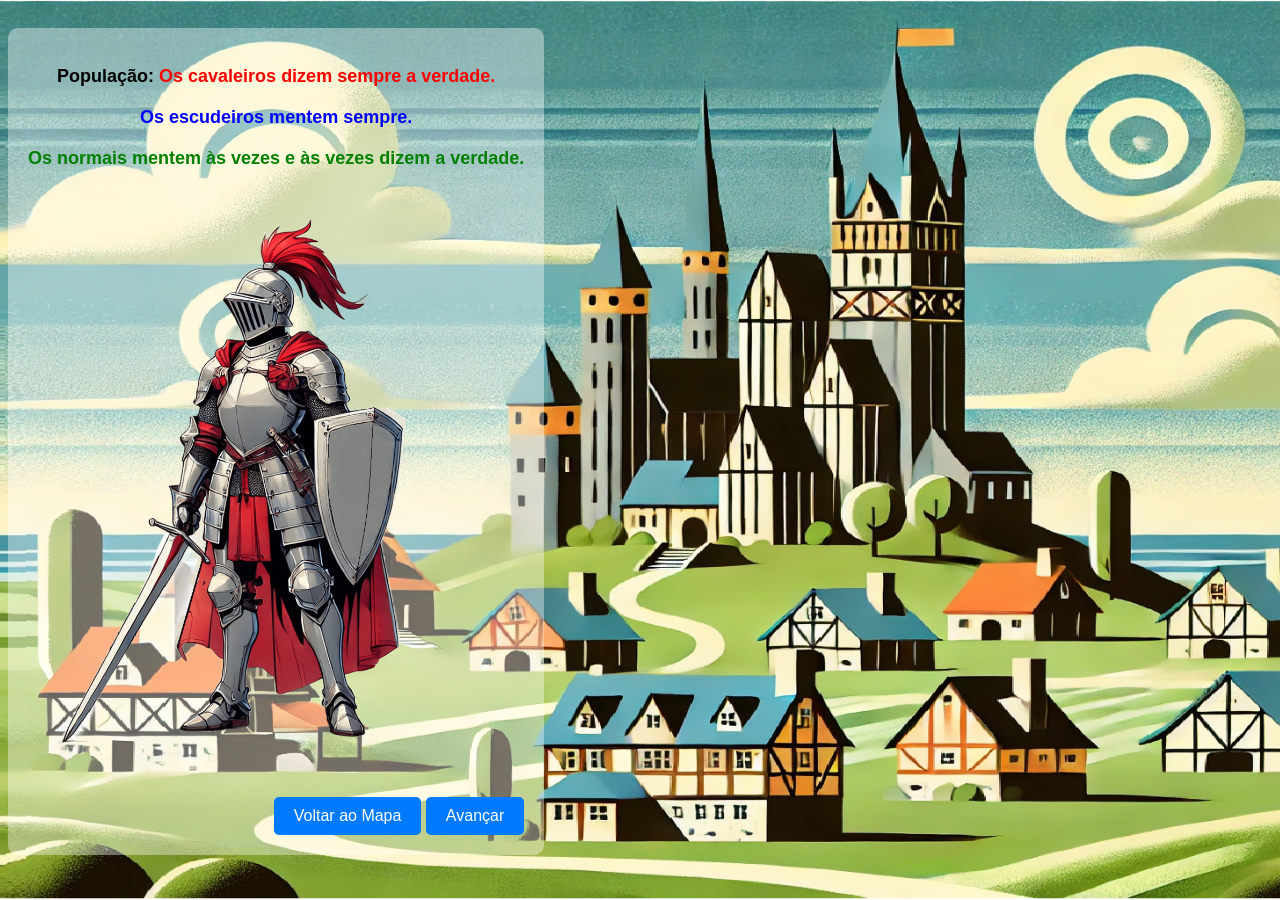
<file: views/ilha_cavaleiros.html>
<!DOCTYPE html>
<html lang="pt">
<head>
    <meta charset="UTF-8">
    <meta name="viewport" content="width=device-width, initial-scale=1.0">
    <title>Ilha dos Cavaleiros e Escudeiros</title>
    <link rel="stylesheet" href="../styles/ilha_cavaleiros.css">
</head>
<body>
    <div class="container">
        <p class="texto"><strong>População:</strong> <span class="cavaleiros">Os cavaleiros dizem sempre a verdade.</span></p>
        <p class="texto"><span class="escudeiros"> Os escudeiros mentem sempre.</span></p>
        <p class="texto"><span class="normais">Os normais mentem às vezes e às vezes dizem a verdade.</span></p>
        <img src="../assets/images/ilhaCavaleiros/personagem00.png" alt="Cavaleiro" >
        <br>
        <div class="botoes">
            <button class="voltar" onclick="goTo('mapa')">Voltar ao Mapa</button>
            <button class="voltar" onclick="goTo('proxima_pagina')">Avançar</button>
        </div>
    </div>
</body>
<script src="../scripts/index.js"></script>
</html>
</file>
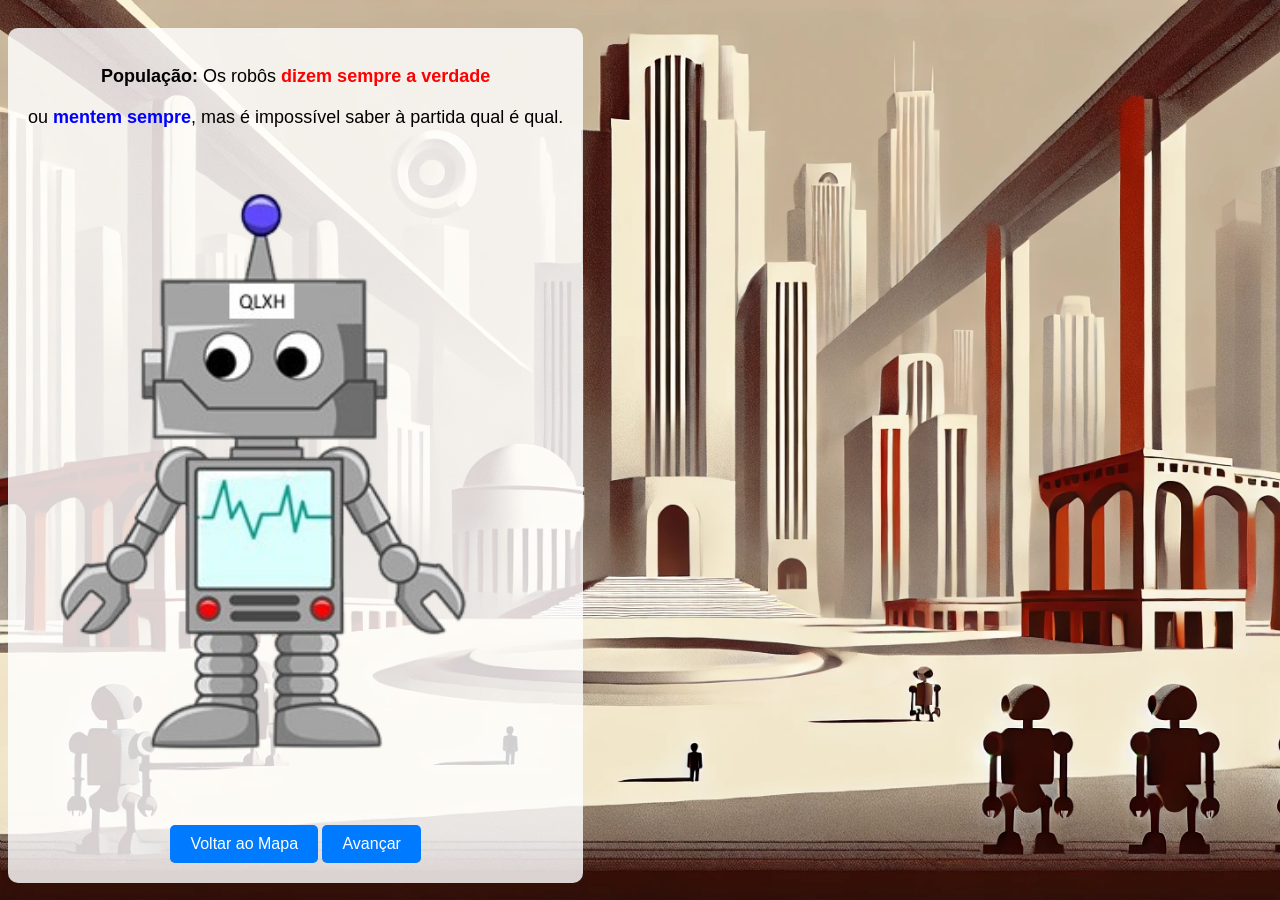
<file: views/ilha_robots.html>
<!DOCTYPE html>
<html lang="pt">
<head>
    <meta charset="UTF-8">
    <meta name="viewport" content="width=device-width, initial-scale=1.0">
    <title>Ilha dos Robots</title>
    <link rel="stylesheet" href="../styles/ilha_robots.css">
</head>
<body>
    <div class="container">
        <p class="texto"><strong>População:</strong> Os robôs <span class="cavaleiros">dizem sempre a verdade</span></p>
        <p class="texto"> ou <span class="escudeiros">mentem sempre</span>, mas é impossível saber à partida qual é qual.</p>

        <img src="../assets/images/robot.png" alt="Robot" >
        <br>
        <div class="botoes">
            <button class="voltar" onclick="goTo('mapa')">Voltar ao Mapa</button>
            <button class="voltar" onclick="goTo('proxima_pagina')">Avançar</button>
        </div>
    </div>
</body>
<script src="../scripts/index.js"></script>
</html>
</file>
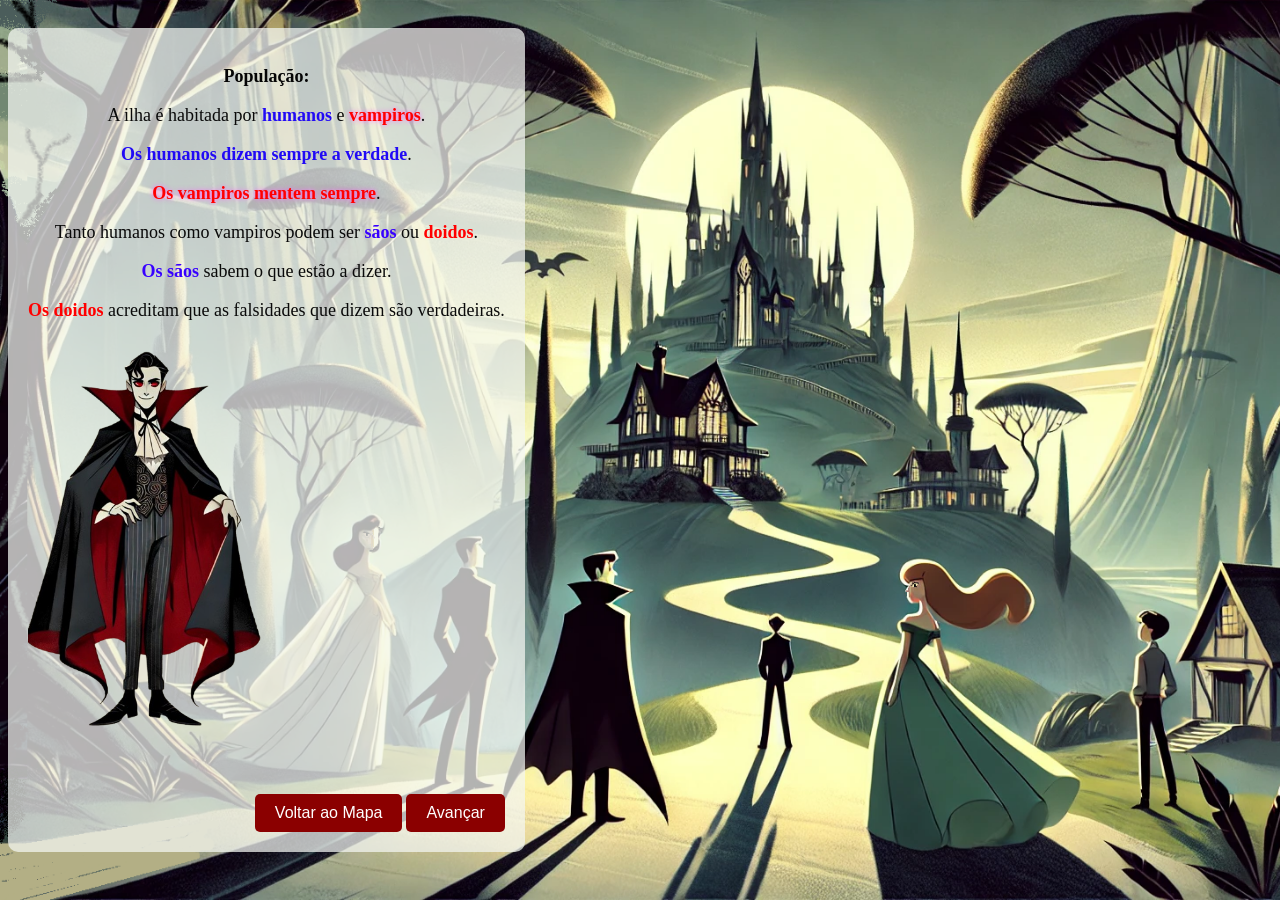
<file: views/ilha_transilvania.html>
<!DOCTYPE html>
<html lang="pt">
<head>
    <meta charset="UTF-8">
    <meta name="viewport" content="width=device-width, initial-scale=1.0">
    <title>Ilha da Transilvânia</title>
    <link rel="stylesheet" href="../styles/ilha_transilvania.css">
</head>
<body>
    <div class="container">
        <p class="texto"><strong>População:</strong></p>
        <p class="texto">
            A ilha é habitada por <span class="tipo humano">humanos</span> e <span class="tipo vampiro">vampiros</span>.
        </p>
        <p class="texto">
            <span class="tipo humano">Os humanos dizem sempre a verdade</span>.
        </p>
        <p class="texto">
            <span class="tipo vampiro">Os vampiros mentem sempre</span>.
        </p>
        <p class="texto">
            Tanto humanos como vampiros podem ser <span class="tipo sao">sãos</span> ou <span class="tipo doido">doidos</span>.
        </p>
        <p class="texto">
            <span class="tipo sao">Os sãos</span> sabem o que estão a dizer.
        </p>
        <p class="texto">
            <span class="tipo doido">Os doidos</span> acreditam que as falsidades que dizem são verdadeiras.
        </p>
        
        <img src="../assets/images/vampiro1.png" alt="Habitante da Transilvânia">
        
        <div class="botoes">
            <button class="voltar" onclick="goTo('mapa')">Voltar ao Mapa</button>
            <button class="voltar" onclick="goTo('proxima_pagina')">Avançar</button>
        </div>
    </div>
</body>
<script src="../scripts/index.js"></script>
</html>
</file>
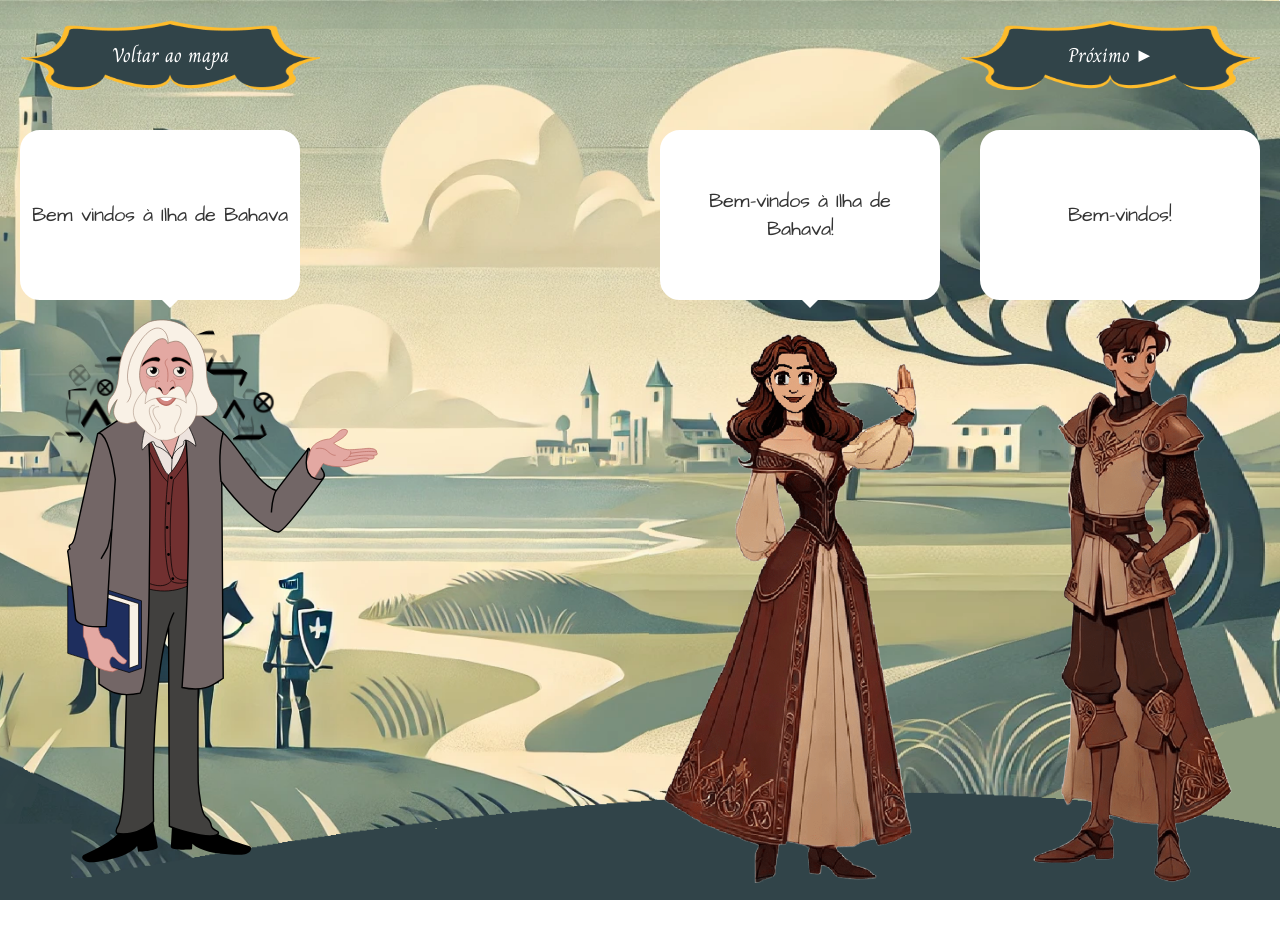
<file: views/bahava_island/scenario1.html>
<head>
    <title>Ilha de Bahava</title>
    <link rel="stylesheet" href="../../styles/ilha_bahava.css">
</head>

<body>
    <div class="buttons-section">

        <div class="button" onclick="window.location.href = '../index.html'">Voltar ao mapa</div>
        
        <div class="buttons-sub-section" style="display: flex; flex-direction: row;">
            <div class="button">◀ Anterior</div>
            <div class="button">Próximo ▶</div>
        </div>
        
    </div>
    <div class="parent">
        <div class="div1"></div>
        <div class="div2">

            <div class="knowledge-base keep hidden">
                <div class="knowledge-base-content">
                    Base de Conhecimento
                    <p>Tanto os homens como as mulheres podem ser cavaleiros, escudeiros ou normais. </p>
                    <p><b>Cavaleiros</b> dizem sempre a <b style="color:rgb(34, 161, 51)">verdade</b></p>
                    <p><b>Escudeiros</b> <b style="color:rgb(161, 34, 34)">mentem</b> sempre.</p>
                    <p><b>Normais</b> dizem a <b style="color:rgb(34, 161, 51)">verdade</b> às vezes e <b style="color:rgb(161, 34, 34)">mentem</b> outras vezes.</p>
                    <p>Cavaleiros só podem casar com escudeiros, e escudeiros com cavaleiros.</p>
                    <p>Normais só podem casar com normais.</p>
                    <br>
                    
                    <div style="display: flex; flex-direction: column;">

                        

                        <br>
                    
                        <div class="draggable-zone">
                            <div class="draggable" draggable="true">Escudeiro(a)</div>
                            <div class="draggable" draggable="true">Cavaleiro(a)</div>
                            <div class="draggable" draggable="true">Normal</div>
                        </div>
                        
                    </div>
                </div>
            </div>

        </div>
        <div class="div3">
            <div class="keep hidden princess-drop-zone-div">
                <div class="drop-zone princess" data-dropzone="1">
                    Arrasta aqui
                </div>
            </div>
        </div>
        <div class="div4">
            <div class="keep hidden prince-drop-zone-div">
                <div class="drop-zone prince" data-dropzone="2">
                    Arrasta aqui
                </div>
            </div>
        </div>
    </div>
    <script src="../../scripts/constants.js"></script>
    <script src="../../scripts/bahava_island/scenario1.js"></script>
</body>
</file>
<file: styles/index.css>
body {
    text-align: center;
    background-color: #f4f4f4;
    cursor: url('../assets/images/balloon.png') 30 55, auto;
}

#map {
    width: 100%;
    height: 100%;
}

#svg-container {
    background-image: url("");
    background-size:cover;
    width: 70%;
    height: 70%;
}
    

#map-container {
    position: relative;
    display: flex;
    flex-direction: column;
    align-items: center;
    width: 100%;
    height: 100%;
}

.coordinates-box {
    margin-top: 10px;
    padding: 10px;
    background: #ddd;
    display: inline-block;
    font-size: 16px;
    border-radius: 5px;
}

path.clickable-svg-element {
    cursor: pointer;
    cursor: url('../assets/images/balloon\ on\ hover.png') 30 55, auto;
    /*fill: rgba(255, 255, 0, 0.5); /* Cor amarela semi-transparente */
    transition: fill 0.1s;
}
.clickable-svg-element:hover {
    fill: rgba(115, 255, 0, 0.5); /* Muda para vermelho ao passar o mouse */
}

path#rios, path[fill='black'] {
    pointer-events: none;
}

/* Pop up para confirma sucesso ou não, nas respostas*/
.popup {
    position: fixed;
    top: 0; left: 0;
    width: 100vw;
    height: 100vh;
    background-color: rgba(0, 0, 0, 0.6);
    display: flex;
    justify-content: center;
    align-items: center;
    z-index: 9999;
  }
  
  .popup-conteudo {
    background: white;
    padding: 30px;
    border-radius: 12px;
    text-align: center;
    max-width: 400px;
  }
  
  .popup-conteudo img {
    max-width: 100%;
    height: auto;
    margin-bottom: 20px;
  }
  
  .popup-conteudo button {
    padding: 8px 16px;
    background-color: #007B55;
    color: white;
    border: none;
    border-radius: 6px;
    cursor: pointer;
  }
</file>
<file: styles/ilha_cavaleiros.css>
body {
    /*text-align: left;*/
    background-color: #f4f4f4;
    font-family: Arial, sans-serif;
    background-image: url('../assets/images/ilhaCavaleiros/ilhaDosCavaleiros.png'); 
    background-size: cover;
    background-position: center center;
    background-repeat: no-repeat;
    background-attachment: fixed;
}
.container {
    margin-top: 20px;
    background: rgba(255, 255, 255, 0.39); 
    padding: 20px;
    border-radius: 10px;
    display: inline-block;
    /*text-align: center; */
}
.texto {
    text-align:center;
    font-size: 18px;
    margin-bottom: 20px;
}
.texto strong {
    color: black;
}
.cavaleiros {
    color: red;
    font-weight: bold;
}
.escudeiros {
    color: blue;
    font-weight: bold;
}
.normais {
    color: green;
    font-weight: bold;
}
img {
    width: 400px !important; 
     
    height: auto;
    margin-top: 20px;
}
/*img {
    width: 300px;
    margin-top: 20px;
}
    */

.botoes {
        text-align: end;
        margin-top: 20px;
    }
    
.voltar {
    margin-top: 20px;
    padding: 10px 20px;
    font-size: 16px;
    background-color: #007BFF;
    color: white;
    border: none;
    border-radius: 5px;
    cursor: pointer;
}
.voltar:hover {
    background-color: #b30027;
}
</file>
<file: styles/ilha_robots.css>
body {
    /*text-align: left;*/
    background-color: #f4f4f4;
    font-family: Arial, sans-serif;
    background-image: url('../assets/images/ilhaDosRobots.png'); 
    background-size: cover;
    background-position: center center;
    background-repeat: no-repeat;
    background-attachment: fixed; 
}
.container {
    margin-top: 20px;
    background: rgba(255, 255, 255, 0.815); 
    padding: 20px;
    border-radius: 10px;
    display: inline-block;
    /*text-align: center; */
}
.texto {
    text-align:center;
    font-size: 18px;
    margin-bottom: 20px;
}
.texto strong {
    color: black;
}
.cavaleiros {
    color: red;
    font-weight: bold;
}
.escudeiros {
    color: blue;
    font-weight: bold;
}

img {
    width: 450px !important; 
    max-width: 200% !important; 
    height: auto;
    margin-top: 20px;
} 
/*img {
    width: 300px;
    margin-top: 20px;
}
    */

.botoes {
        text-align: center;
        margin-top: 20px;
    }
    
.voltar {
    margin-top: 20px;
    padding: 10px 20px;
    font-size: 16px;
    background-color: #007BFF;
    color: white;
    border: none;
    border-radius: 5px;
    cursor: pointer;
}
.voltar:hover {
    background-color: #b30027;
}
</file>
<file: styles/ilha_transilvania.css>
body {
    background-color: #1c1c1c;
    font-family: Georgia, serif;
    background-image: url('../assets/images/transilvania.png');
    background-size: cover;
    background-position: center center;
    background-repeat: no-repeat;
    background-attachment: fixed;
    color: white;
}

.container {
    margin-top: 20px;
    background: rgba(244, 247, 243, 0.726);
    padding: 20px;
    border-radius: 10px;
    display: inline-block;
}

.texto {
    text-align: center;
    font-size: 18px;
    margin-bottom: 15px;
    color: #0a0a0a;
}

.texto strong {
    color: #050505;
}

.tipo.humano {
    color: #210af5;
    font-weight: bold;
}

.tipo.vampiro {
    color: #ff0000;
    font-weight: bold;
    text-shadow: 0 0 5px #ff66ff;
}

.tipo.sao {
    color: #3700ff;
    font-weight: bold;
}

.tipo.doido {
    color: #ff0000;
    font-weight: bold;
}

img {
    width: 450px !important;
    max-width: 50% !important;
    height: fit-content;
    margin-top: 0px;
    
}


.botoes {
    text-align: end;
    margin-top: 20px;
}

.voltar {
    margin-top: 20px;
    padding: 10px 20px;
    font-size: 16px;
    background-color: #8b0000;
    color: white;
    border: none;
    border-radius: 5px;
    cursor: pointer;
}

.voltar:hover {
    background-color: #ff3333;
}
</file>
<file: styles/ilha_bahava.css>
@import url('https://fonts.googleapis.com/css2?family=Charm:wght@400;700&display=swap');
@import url('https://fonts.googleapis.com/css2?family=Architects+Daughter&display=swap');

html, body {
    margin: 0;
    padding: 0;
}

body {
    background-image: url('../assets/images/ilhaBahava/background.png');
    background-size: cover;
    background-position: center center;
    background-repeat: no-repeat;
    background-attachment: fixed;
    color: #333;
    min-height: 100vh;
}

.buttons-section {
    padding:20px;
    height:10%;
    display: flex;
    justify-content: space-between;
    margin:0;
}

.button {
    background: url('../assets/images/ilhaBahava/button.png') no-repeat;
    width: 300px;
    height: 70px;
    background-size: 300px 70px;
    display: flex;
    align-items: center;     /* vertical alignment */
    justify-content: center; /* optional: horizontal centering */
    color: white;
    font-family: "Charm", cursive;
    font-size: 20px;
    cursor: pointer;
}

.parent {
    min-height: 90%;
    max-height: 90%;
    display: grid;
    grid-template-columns: 25% 25% 25% 25%;
    grid-template-rows: 90%;
    grid-row-gap: 0px;
    overflow: hidden;
    margin: 0;
}


.parent div img {
    max-height: 80%;
    min-height: 80%;
}

.div1 { grid-area: 1 / 1 / 2 / 2; }
.div2 { grid-area: 1 / 2 / 2 / 3; }
.div3 { grid-area: 1 / 3 / 2 / 4; }
.div4 { grid-area: 1 / 4 / 2 / 5; }


.div1, .div2, .div3, .div4 {
    display: flex;
    flex-direction: column;
    align-items: center;
    justify-content: space-between;
}
    

/* The speech bubble */
.speech-bubble {
    display: flex;
    justify-content: center;
    position: relative;
    width: 80%;
    min-height: 20%;
    max-height: 20%;
    padding: 10px;
    background: #fff;
    border: 2px solid white;
    border-radius: 20px;
    font-family: "Architects Daughter", cursive;
    font-size: 20;
    word-wrap: break-word;
    text-align: center;
    align-items: center;
}

.speech-bubble-empty{
    height: 20%;
    min-height: 20%;
    max-height: 20%;
    border: 2px solid transparent;
    padding: 10px;
}

.speech-bubble::after {
    content: "";
    position: absolute;
    bottom: -20px;
    left: 50%;
    border-width: 10px;
    border-style: solid;
    border-color: white transparent transparent transparent; 
}

.knowledge-base {
    background: url('../assets/images/papirus.svg') no-repeat;
    width: 65%;
    min-height: 90%;
    display: flex;
    /*align-items: center;   */  /* vertical alignment */
    /*justify-content: center; *//* optional: horizontal centering */
    font-family: "Charm", cursive;
    font-size: 16px;
    padding:10%;
    padding-left: 20%;
    padding-right: 20%;
}

.knowledge-base-content{
    min-height: 100%;
    min-width: 100%;
    overflow-y:scroll;
    overflow-x: hidden;
    padding-right: 5px;
}

.knowledge-base p{
    width: 100%;
    margin:0
}

.knowledge-base div table {
    width: 90%;
    table-layout: fixed;
}

#scenario1-truth-table input {
    min-width: none;
    width:100%;
    background-color: transparent;
    border: none;
    min-height: 100%;
}


.scenario1-princess {
    color: rgb(209, 117, 195)
}

.scenario1-prince {
    color: rgb(59, 139, 214)
}


/* The scrollbar “track”: the area the thumb (scroll handle) slides on */
::-webkit-scrollbar-track {
    background-color: transparent; /* light gray track */
}

/* The scrollbar “thumb”: the draggable element */
::-webkit-scrollbar-thumb {
    background-color: transparent;  /* main thumb color */
    border-radius: 4px;        /* round edges for a modern look */
}

/* Optional: hovered thumb color for interactivity */
::-webkit-scrollbar-thumb:hover {
    background-color: rgb(214, 189, 144);  /* main thumb color */
}

/* The scrollbar “corner” (bottom-right corner in case of horizontal + vertical) */
::-webkit-scrollbar-corner {
    background-color: transparent;
}

/* Set the width (vertical scrollbar) */
::-webkit-scrollbar {
    width: 8px;
}

/* Zone containing the 3 "infinite" source items */
.draggable-zone {
    border: 2px dashed #aaa;
    padding: 20px;
    display: flex;
    flex-direction: column;
    align-items: center;
    justify-content: space-evenly;
  }

  /* Each draggable "source" block */
  .draggable {
    width: 200px;;
    height: 30px;
    margin: 5px;
    background-color: rgb(49, 68, 73);
    color: white;
    text-align: center;
    cursor: move;
    user-select: none; /* prevents text selection on drag */
  }

.drop-zone {
    border: 2px dashed #ccc;
    padding: 10px;
    width: 200px;;
    height: 30px;
    font-family: "Charm", cursive;
    text-align: center;
    font-size:20px;
    font-weight: bold;
}

.align-vertical-end {
    display: flex; 
    flex-direction: column; 
    justify-items: flex-end;
    height: 20%;
}

.princess{
    background-color: rgba(209, 117, 195, 0.7);
}

.prince{
    background-color: rgba(59, 139, 214, 0.7);
}

.hidden {
    display: none !important;
}

.princess-drop-zone-div, .prince-drop-zone-div {
    height: 20%;
    min-height: 20%;
    max-height: 20%;
    display: flex;
    justify-content: center;
    align-items: center;
    border: 2px solid transparent;
    padding: 10px;
}
</file>
